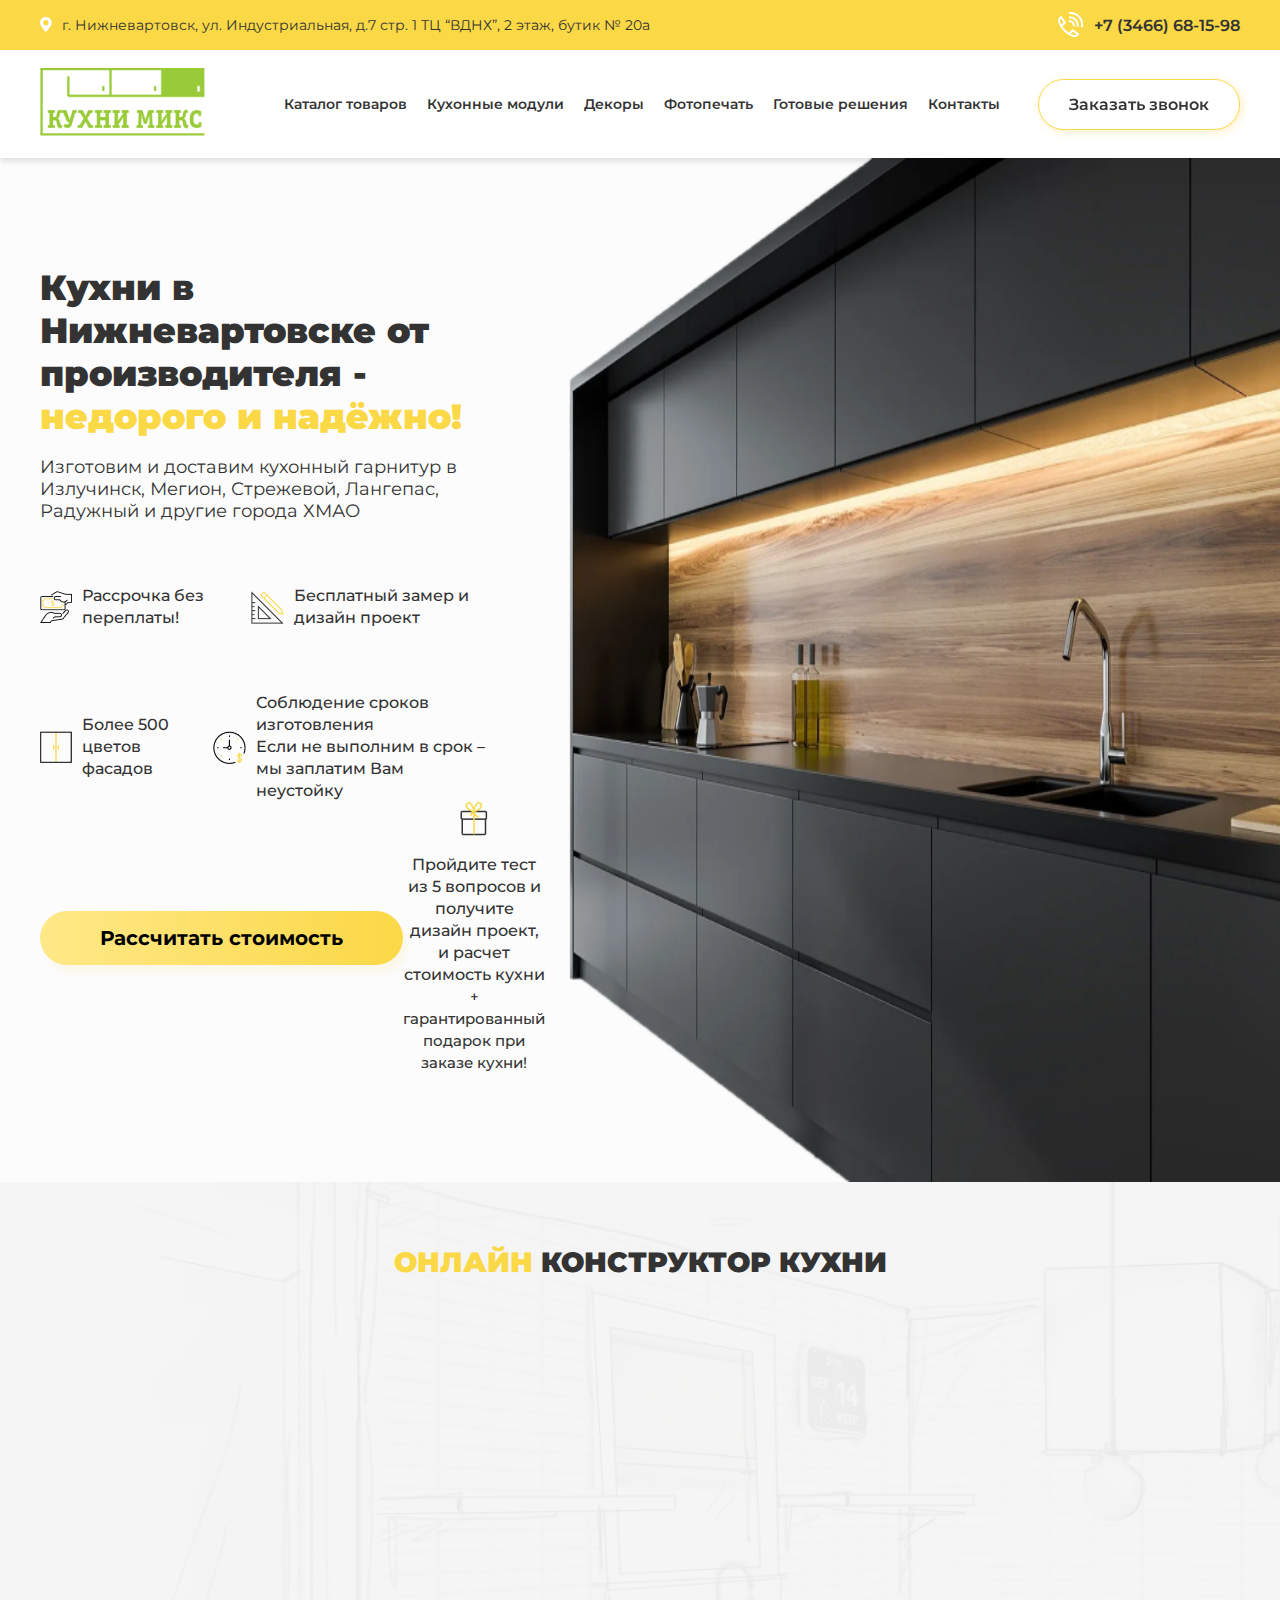
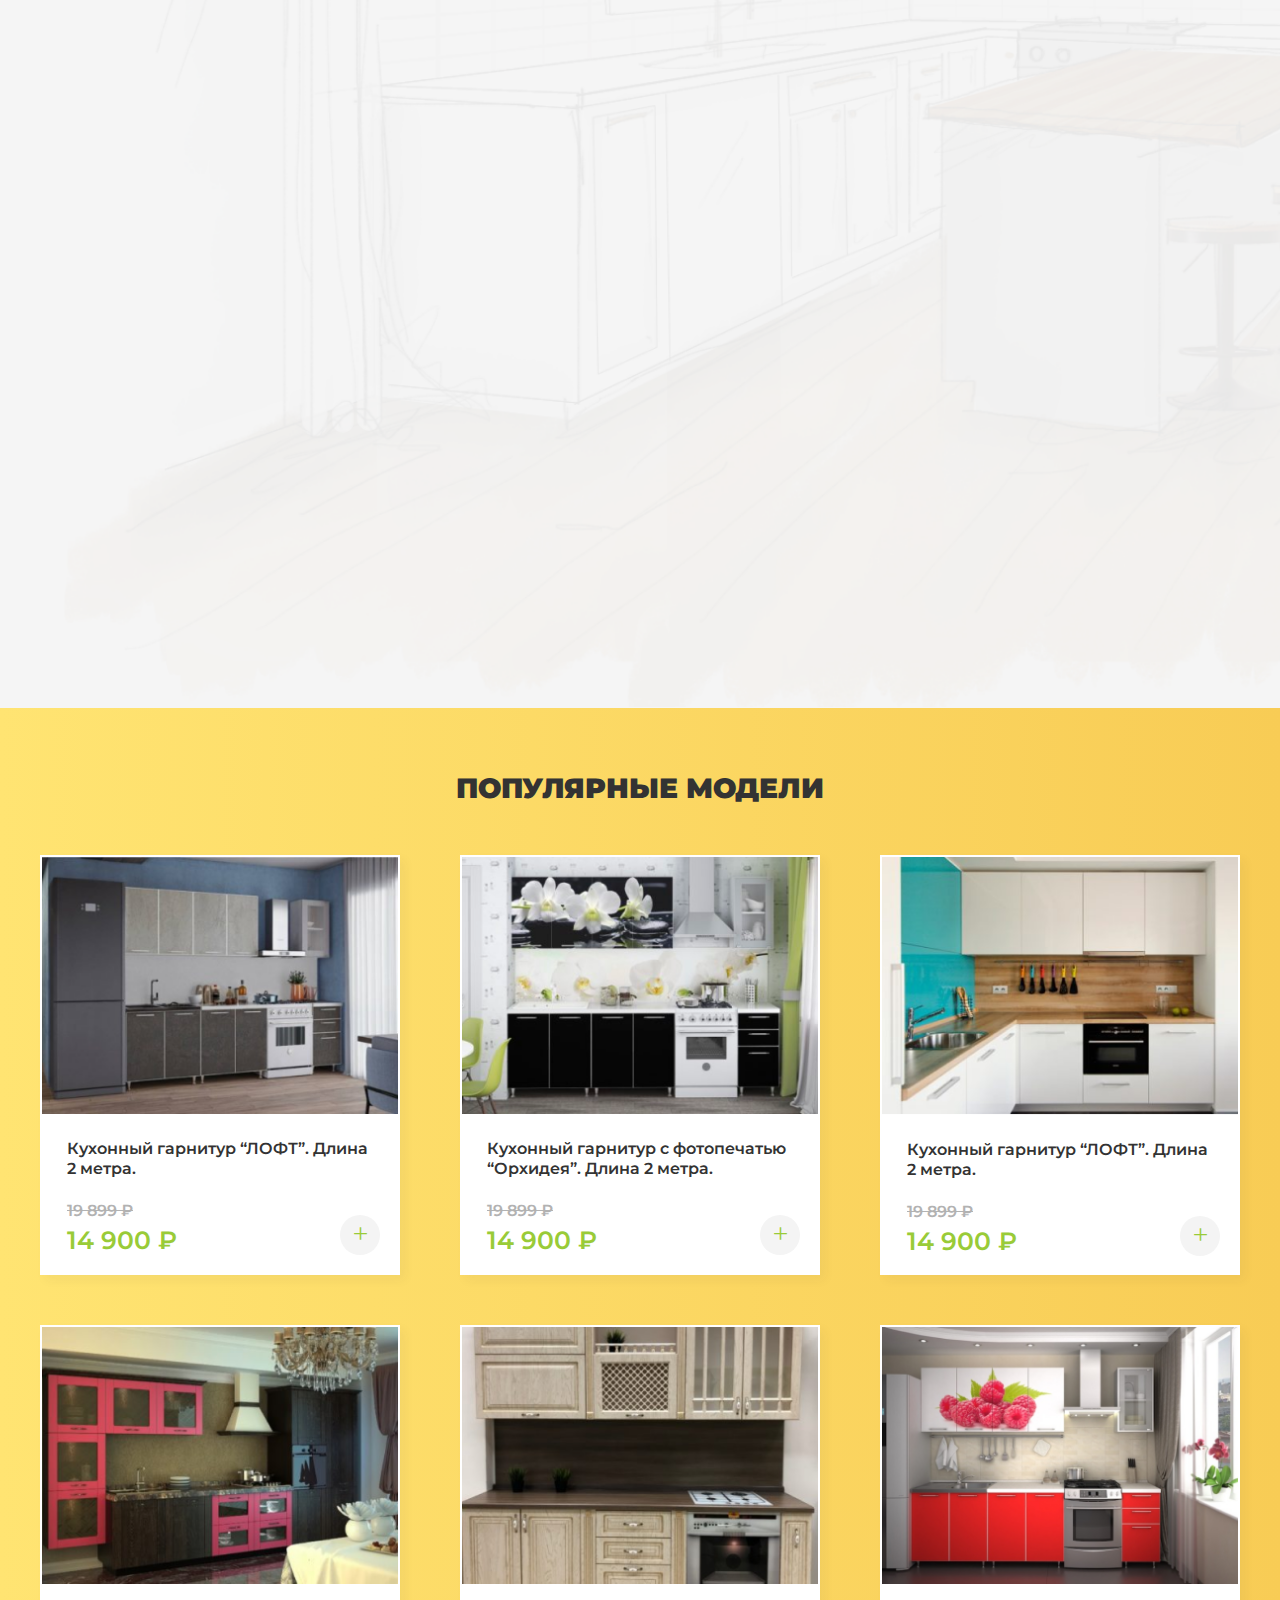
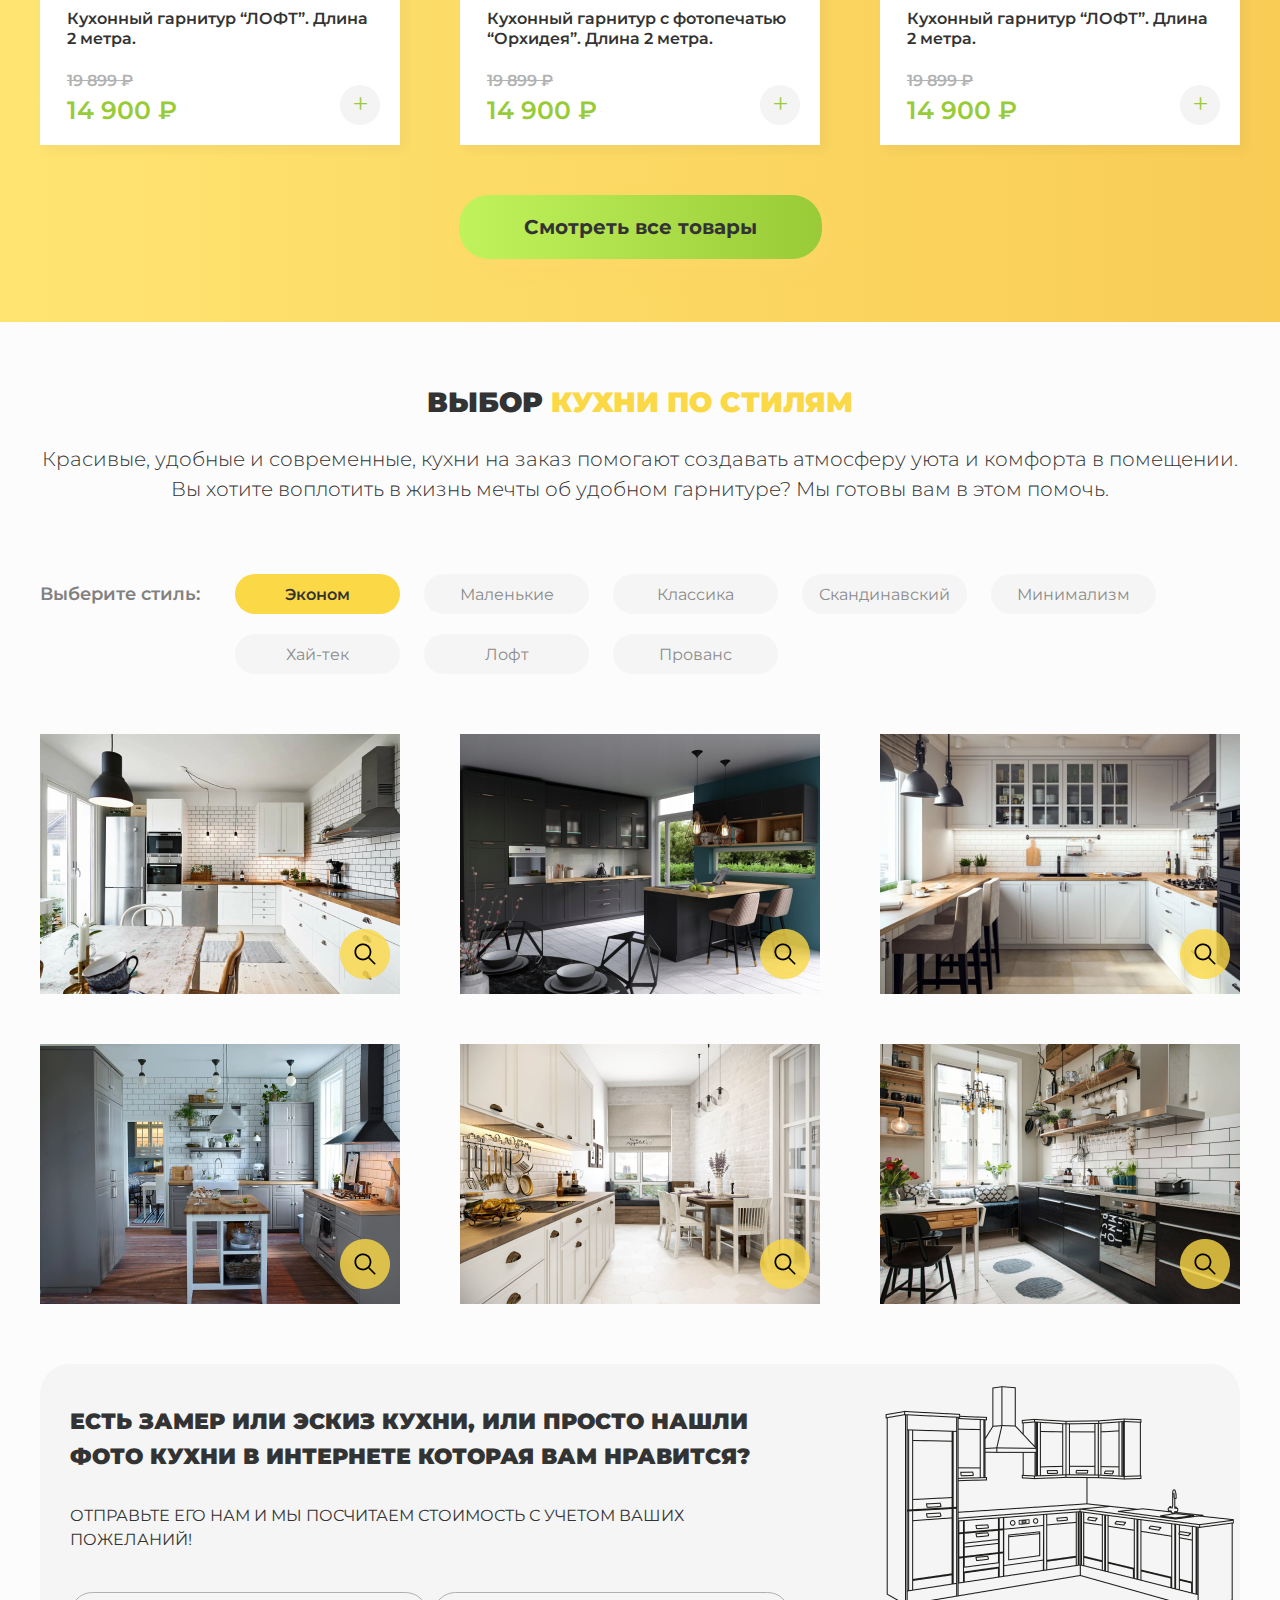
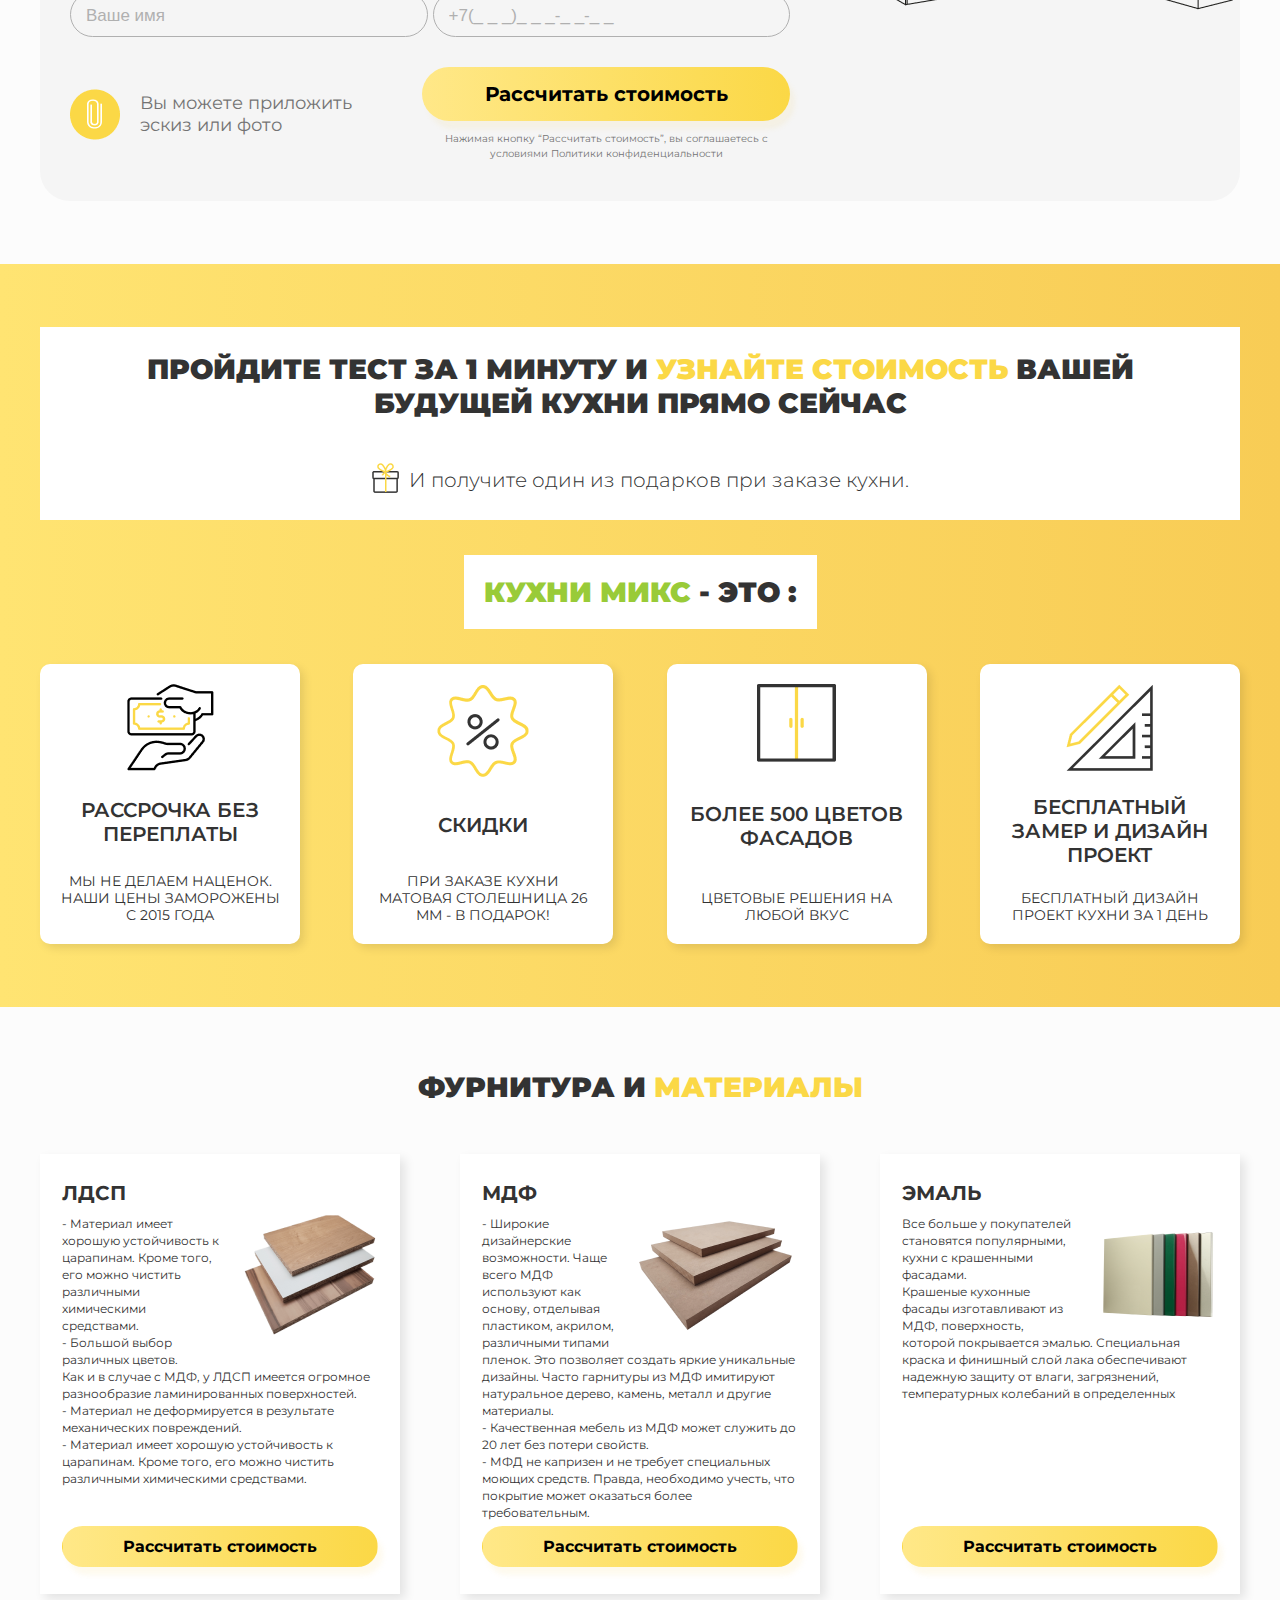
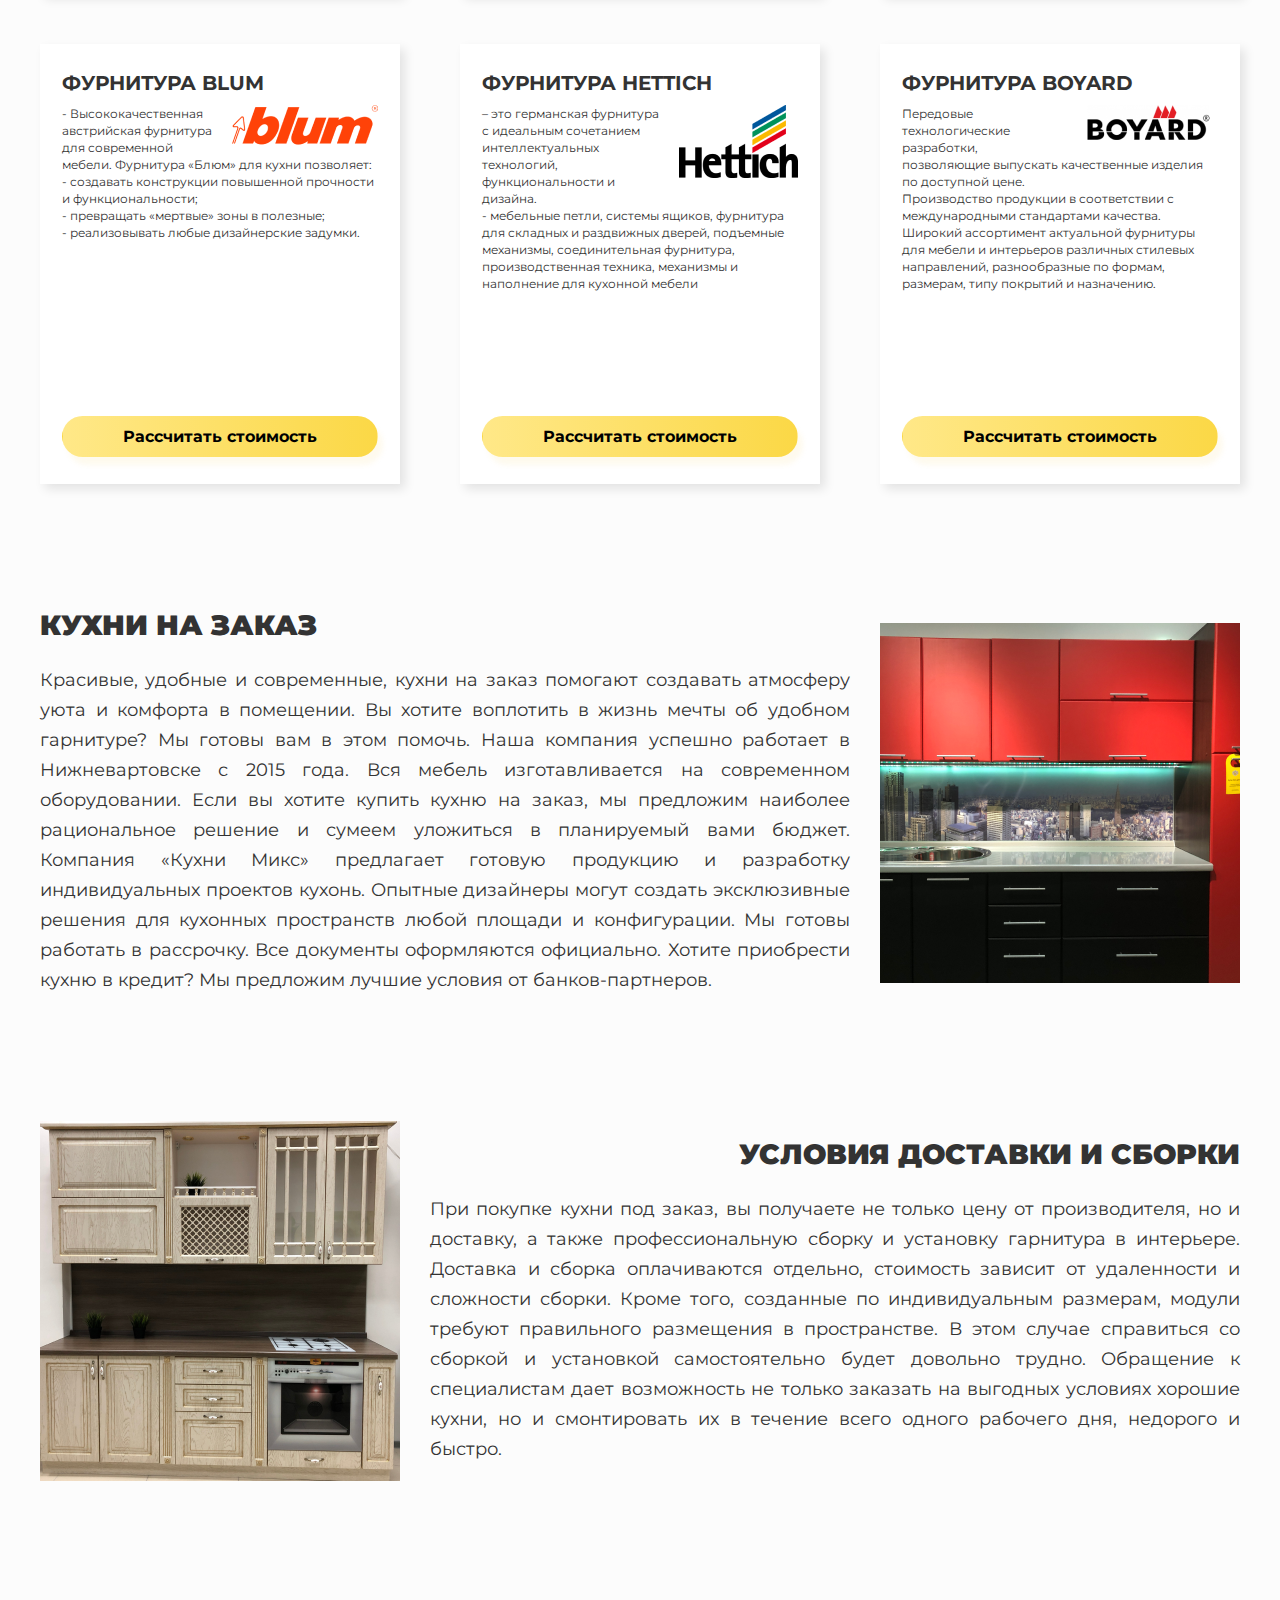
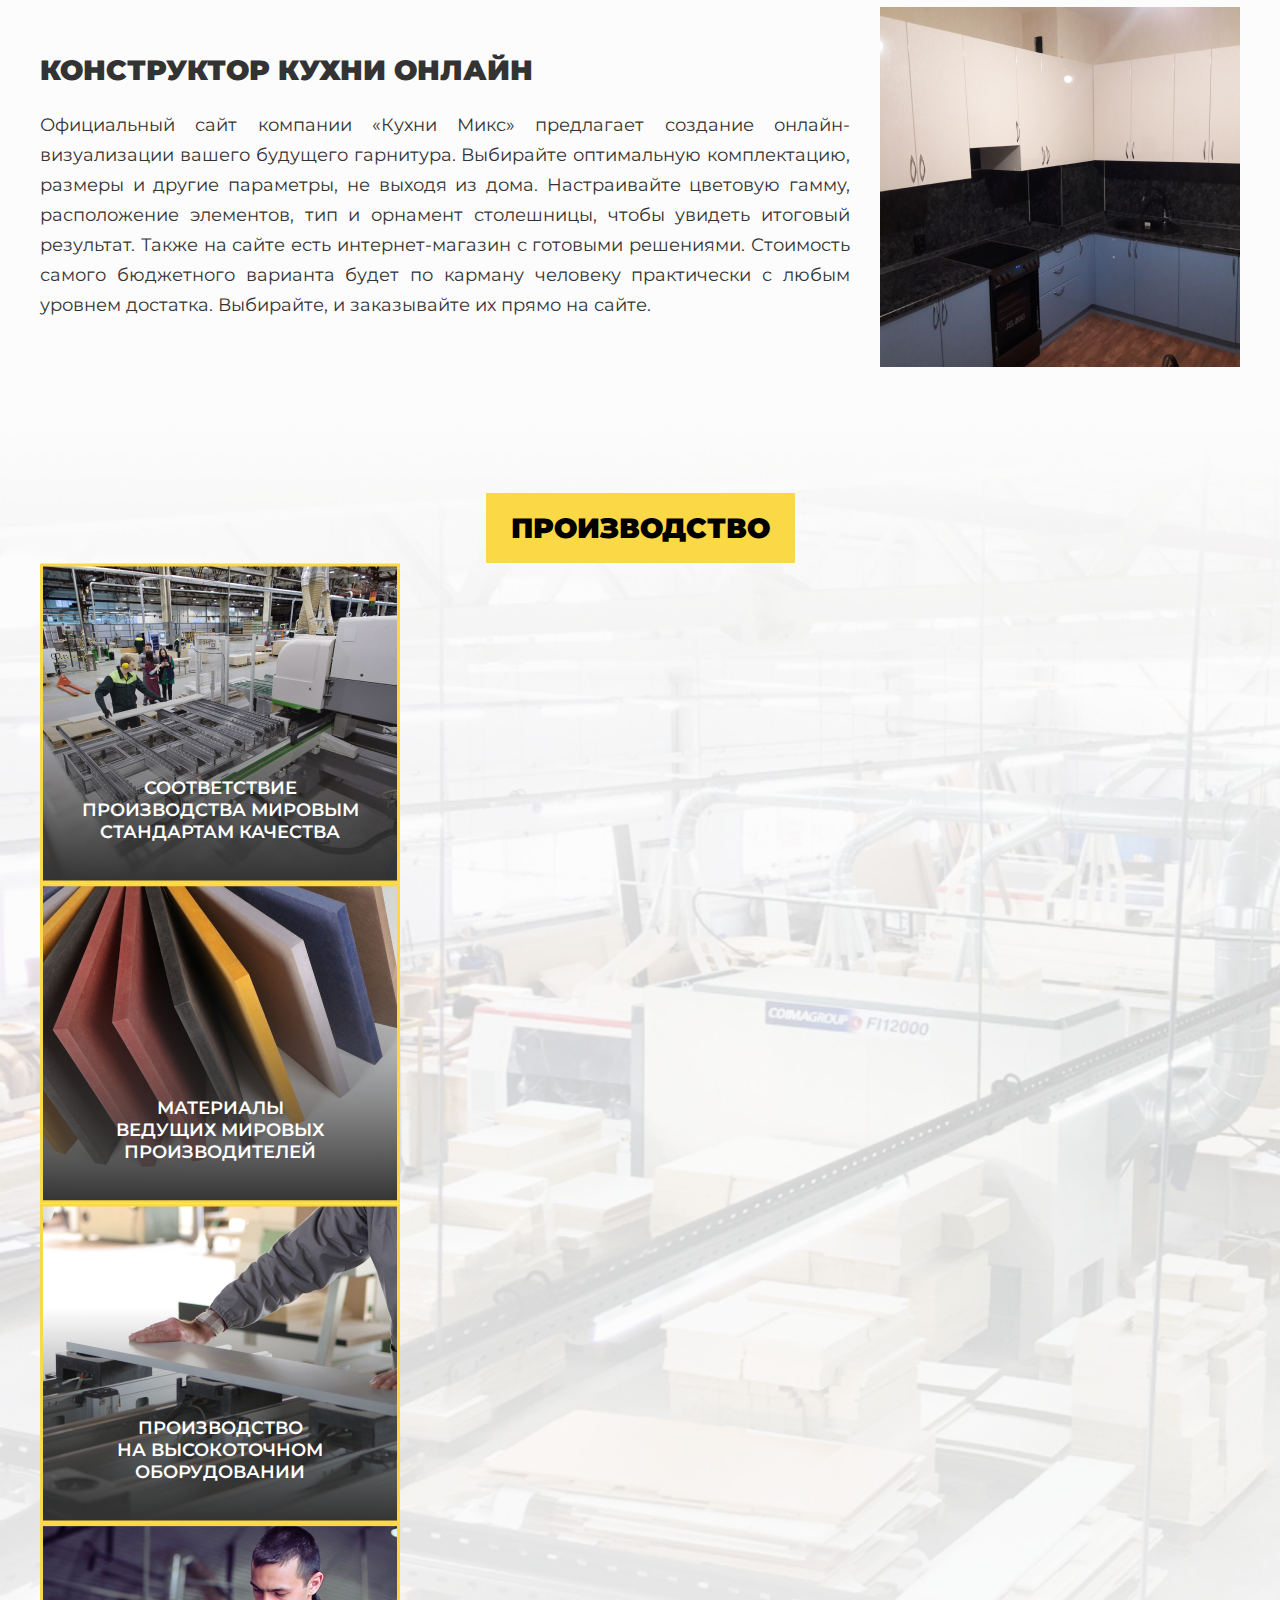
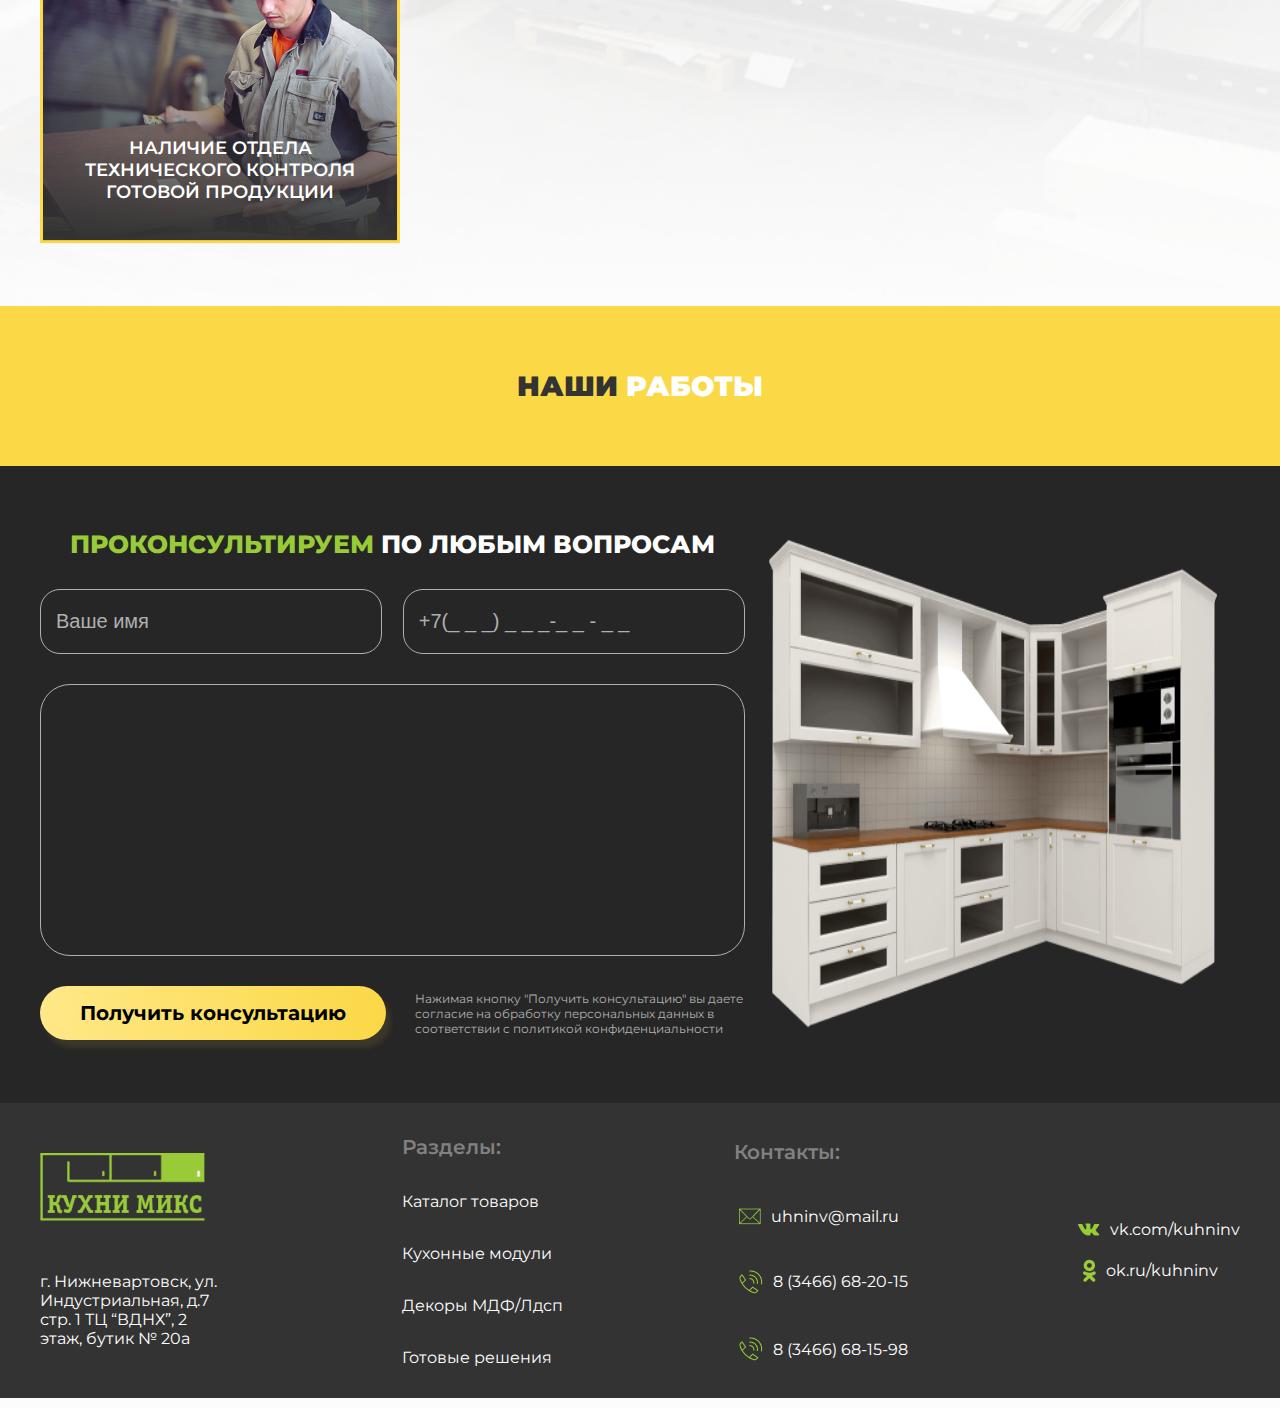
<file: index.html>
<!DOCTYPE html>
<html lang="ru">
<head>
    <meta charset="UTF-8">
    <title>Kuhni</title>
    <link rel="stylesheet" href="style.css">
    <link rel="preconnect" href="https://fonts.gstatic.com">
    <link href="https://fonts.googleapis.com/css2?family=Montserrat:wght@300;400;500;600;700;900&display=swap" rel="stylesheet">
</head>
<body>

    <div class="top_head">
        <p><img src="img/pointer.png" alt="">г. Нижневартовск, ул. Индустриальная, д.7 стр. 1 ТЦ “ВДНХ”, 2 этаж, бутик № 20а</p>
        <a href="tel:+73466681598"><img src="img/phone.png" alt="">+7 (3466) 68-15-98</a>
    </div>
    <header>
        <a href="/"><img src="img/logo.png" alt=""></a>
        <ul>
            <li><a href="/catalog.html">Каталог товаров</a></li>
            <li><a href="/module.html">Кухонные модули</a></li>
            <li><a href="/decor.html">Декоры</a></li>
            <li><a href="/photoprint.html">Фотопечать</a></li>
            <li><a href="/ready.html">Готовые решения</a></li>
            <li><a href="/contacts.html">Контакты</a></li>
        </ul>
        <button class="get_call">Заказать звонок</button>
    </header>

    <section class="main">
        <div class="block_content">
            <h1>
                Кухни в Нижневартовске от производителя -<h1 style="color:#FBD846">недорого и надёжно!</h1>
            </h1>
            <p>
                Изготовим и доставим кухонный гарнитур в Излучинск, Мегион, Стрежевой, Лангепас, Радужный и другие города ХМАО
            </p>

            <div class="description_block">
                <div class="description_item">
                    <img src="./img/icon1.png" alt="">
                    <p>Рассрочка без переплаты!</p>
                </div>
                <div class="description_item">
                    <img src="./img/icon2.png" alt="">
                    <p>Бесплатный замер и дизайн проект</p>
                </div>
            </div>
            <div class="description_block">
                <div class="description_item">
                    <img src="./img/icon3.png" alt="">
                    <p>Более 500 цветов фасадов</p>
                </div>
                <div class="description_item">
                    <img src="./img/icon4.png" alt="">
                    <p>Соблюдение сроков изготовления <br>
                        <span>Если не выполним в срок – мы заплатим Вам неустойку</span>
                    </p>
                </div>
            </div>

            <div class="action_block">
                <button class="action_btn">Рассчитать стоимость</button>
                <div class="offer">
                    <img src="./img/icon5.png" alt="">
                    <p>Пройдите тест из 5 вопросов и получите дизайн проект, и расчет стоимость кухни <br>
                        <span style="font-size: 15px;">+ гарантированный подарок при заказе кухни!</span>
                    </p>
                </div>
            </div>
        </div>
    </section>

    <section class="construct">
        <div class="title">
            <h1>
                <span style="color: #FBD846">Онлайн</span>
                конструктор кухни
            </h1>
        </div>
    </section>

    <section class="popular">
        <div class="title">
            <h1>
                популярные модели
            </h1>
        </div>

        <div class="card_block">

            <div class="card">
                <img src="img/loft.png" alt="">
                <div class="card_content">
                    <h1 class="card_title">Кухонный гарнитур “ЛОФТ”. Длина 2 метра.</h1>
                    <p class="old_price">19 899 ₽</p>
                    <p class="new_price">14 900 ₽</p>
                    <div class="plus">
                        +
                    </div>
                </div>
            </div>

            <div class="card">
                <img src="img/orhi.png" alt="">
                <div class="card_content">
                    <h1 class="card_title">Кухонный гарнитур с фотопечатью “Орхидея”. Длина 2 метра.</h1>
                    <p class="old_price">19 899 ₽</p>
                    <p class="new_price">14 900 ₽</p>
                    <div class="plus">
                        +
                    </div>
                </div>
            </div>

            <div class="card">
                <img src="img/lofft2.png" alt="">
                <div class="card_content">
                    <h1 class="card_title">Кухонный гарнитур “ЛОФТ”. Длина 2 метра.</h1>
                    <p class="old_price">19 899 ₽</p>
                    <p class="new_price">14 900 ₽</p>
                    <div class="plus">
                        +
                    </div>
                </div>
            </div>

        </div>
        <div class="card_block">

            <div class="card">
                <img src="img/fucs.png" alt="">
                <div class="card_content">
                    <h1 class="card_title">Кухонный гарнитур “ЛОФТ”. Длина 2 метра.</h1>
                    <p class="old_price">19 899 ₽</p>
                    <p class="new_price">14 900 ₽</p>
                    <div class="plus">
                        +
                    </div>
                </div>
            </div>

            <div class="card">
                <img src="img/dub.png" alt="">
                <div class="card_content">
                    <h1 class="card_title">Кухонный гарнитур с фотопечатью “Орхидея”. Длина 2 метра.</h1>
                    <p class="old_price">19 899 ₽</p>
                    <p class="new_price">14 900 ₽</p>
                    <div class="plus">
                        +
                    </div>
                </div>
            </div>

            <div class="card">
                <img src="img/rasp.png" alt="">
                <div class="card_content">
                    <h1 class="card_title">Кухонный гарнитур “ЛОФТ”. Длина 2 метра.</h1>
                    <p class="old_price">19 899 ₽</p>
                    <p class="new_price">14 900 ₽</p>
                    <div class="plus">
                        +
                    </div>
                </div>
            </div>

        </div>

        <button class="more_items">Смотреть все товары</button>
    </section>

    <section class="choose_kitchen">
        <div class="title">
            <h1>
                Выбор <span style="color: #FBD846">кухни по стилям</span>
            </h1>
        </div>

        <div class="subtitle">
            <p>
                Красивые, удобные и современные, кухни на заказ помогают создавать атмосферу уюта и комфорта в помещении. Вы хотите воплотить в жизнь мечты об удобном гарнитуре? Мы готовы вам в этом помочь.
            </p>
        </div>

        <div class="switcher_block">
            <p>Выберите стиль:</p>
            <div class="switchers">
                <button class="switcher_button switcher_active">Эконом</button>
                <button class="switcher_button">Маленькие</button>
                <button class="switcher_button">Классика</button>
                <button class="switcher_button">Скандинавский</button>
                <button class="switcher_button">Минимализм</button>
                <button class="switcher_button">Хай-тек</button>
                <button class="switcher_button">Лофт</button>
                <button class="switcher_button">Прованс</button>
            </div>
        </div>

        <div class="card_block">
            <div class="card_kitchen_style">
                <img src="img/style1.png" alt="">
                <img src="img/scale.png" class="scale_img" alt="">
            </div>
            <div class="card_kitchen_style">
                <img src="img/style2.png" alt="">
                <img src="img/scale.png" class="scale_img" alt="">
            </div>
            <div class="card_kitchen_style">
                <img src="img/style3.png" alt="">
                <img src="img/scale.png" class="scale_img" alt="">
            </div>
        </div>
        <div class="card_block">
            <div class="card_kitchen_style">
                <img src="img/style4.png" alt="">
                <img src="img/scale.png" class="scale_img" alt="">
            </div>
            <div class="card_kitchen_style">
                <img src="img/style5.png" alt="">
                <img src="img/scale.png" class="scale_img" alt="">
            </div>
            <div class="card_kitchen_style">
                <img src="img/style6.png" alt="">
                <img src="img/scale.png" class="scale_img" alt="">
            </div>
        </div>

        <div class="offer_block">
            <div class="offer_content">
                <h1>
                    Есть замер или эскиз кухни, или просто нашли фото кухни в интернете которая Вам нравится?
                </h1>
                <p>
                    Отправьте его нам и мы посчитаем стоимость с учетом Ваших пожеланий!
                </p>
                <div class="form_group">
                    <input type="text" placeholder="Ваше имя">
                    <input type="number" placeholder="+7(_ _ _)_ _ _-_ _-_ _">
                </div>
                <div class="action_group">
                    <label for="kitchen">
                        <img src="img/clip.png" alt="">
                        <p>Вы можете приложить эскиз или фото</p>
                    </label>
                    <input type="file" id="kitchen" style="display: none">
                    <div class="action_content">
                        <button class="action_btn" style="width: 100%">Рассчитать стоимость</button>
                        <span>
                            Нажимая кнопку “Рассчитать стоимость”, вы соглашаетесь с условиями Политики конфиденциальности
                        </span>
                    </div>
                </div>
            </div>
            <div class="offer_img">
                <img src="img/medium-kitchen.png" alt="">
            </div>
        </div>
    </section>

    <section class="quiz">
        <div class="quiz_title_block">
            <div class="title">
                <h1>пройдите тест за 1 минуту и <span style="color: #FBD846">узнайте стоимость</span> вашей будущей кухни прямо сейчас</h1>
            </div>
            <div class="gift_title">
                <img src="img/gift.png" alt="">
                <p>И получите один из подарков при заказе кухни.</p>
            </div>
        </div>
        <div class="quiz_subtitle_block">
            <h1><span style="color: #99CB38">Кухни Микс</span> - это :</h1>
        </div>
        <div class="quiz_card_block">
            <div class="quiz_card">
                <img src="img/quiz_card1.png" alt="">
                <h1>Рассрочка без переплаты</h1>
                <p>Мы не делаем наценок. Наши цены заморожены с 2015 года</p>
            </div>
            <div class="quiz_card">
                <img src="img/quiz_card2.png" alt="">
                <h1>Скидки</h1>
                <p>При заказе кухни матовая столешница 26 мм - в подарок!</p>
            </div>
            <div class="quiz_card">
                <img src="img/quiz_card3.png" alt="">
                <h1>Более 500 цветов фасадов</h1>
                <p>Цветовые решения на любой вкус</p>
            </div>
            <div class="quiz_card">
                <img src="img/quiz_card4.png" alt="">
                <h1>Бесплатный замер и дизайн проект</h1>
                <p>Бесплатный дизайн проект кухни за 1 день</p>
            </div>
        </div>
    </section>

    <section class="furniture">
        <div class="title">
            <h1>Фурнитура и <span style="color: #FBD846">материалы</span></h1>
        </div>

        <div class="card_block">
            <div class="furniture_card">
                <h1>ЛДСП<p><img src="img/ldsp.png" style="float: right" alt="">
                    - Материал имеет хорошую устойчивость к царапинам. Кроме того, его можно чистить различными химическими средствами.
                    <br>
                    - Большой выбор различных цветов. <br>
                    Как и в случае с МДФ, у ЛДСП имеется огромное разнообразие ламинированных поверхностей. <br>
                    - Материал не деформируется в результате механических повреждений. <br>
                    - Материал имеет хорошую устойчивость к царапинам. Кроме того, его можно чистить различными химическими средствами.</p>
                </h1>
                <button class="action_btn">Рассчитать стоимость</button>
            </div>
            <div class="furniture_card">
                <h1>МДФ<p><img src="img/mdf.png" style="float: right" alt="">
                    - Широкие дизайнерские возможности. Чаще всего МДФ используют как основу,  отделывая пластиком, акрилом, различными типами пленок.
                    Это позволяет создать яркие уникальные дизайны. Часто гарнитуры из МДФ имитируют натуральное дерево, камень, металл и другие материалы. <br>
                    - Качественная мебель из МДФ может служить до 20 лет без потери свойств. <br>
                    -  МФД не капризен и не требует специальных моющих средств. Правда, необходимо учесть, что покрытие может оказаться более требовательным.
                </p>
                </h1>
                <button class="action_btn">Рассчитать стоимость</button>
            </div>
            <div class="furniture_card">
                <h1>ЭМАЛЬ<p><img src="img/emal.png" style="float: right" alt="">
                    Все больше у покупателей становятся популярными, кухни с крашенными фасадами. <br>
                    Крашеные кухонные фасады изготавливают из МДФ, поверхность, которой покрывается эмалью. Специальная краска и финишный слой лака обеспечивают надежную защиту от влаги, загрязнений, температурных колебаний в определенных

                </p>
                </h1>
                <button class="action_btn">Рассчитать стоимость</button>
            </div>
        </div>

        <div class="card_block">
            <div class="furniture_card">
                <h1>ФУРНИТУРА BLUM<p><img src="img/blum.png" style="float: right" alt="">
                    - Высококачественная австрийская фурнитура для современной мебели. Фурнитура «Блюм» для кухни позволяет: <br>
                    -  создавать конструкции повышенной прочности и функциональности; <br>
                    -  превращать «мертвые» зоны в полезные; <br>
                    -  реализовывать любые дизайнерские задумки.
                </p>
                </h1>
                <button class="action_btn">Рассчитать стоимость</button>
            </div>
            <div class="furniture_card">
                <h1>ФУРНИТУРА HETTICH<p><img src="img/hettich.png" style="float: right" alt="">
                    – это германская фурнитура с идеальным сочетанием интеллектуальных технологий, функциональности и дизайна. <br>
                    - мебельные петли, системы ящиков, фурнитура для складных и раздвижных дверей, подъемные механизмы, соединительная фурнитура, производственная техника, механизмы и наполнение для кухонной мебели
                </p>
                </h1>
                <button class="action_btn">Рассчитать стоимость</button>
            </div>
            <div class="furniture_card">
                <h1>ФУРНИТУРА BOYARD<p><img src="img/boyard.png" style="float: right" alt="">
                    Передовые технологические разработки, позволяющие выпускать качественные изделия по доступной цене. <br>
                    Производство продукции в соответствии с международными стандартами качества. Широкий ассортимент актуальной фурнитуры для мебели и интерьеров различных стилевых направлений, разнообразные по формам, размерам, типу покрытий и назначению.</p>
                </h1>
                <button class="action_btn">Рассчитать стоимость</button>
            </div>
        </div>
    </section>

    <section class="bottom_desc">
        <div class="bot_desc_content">
            <h1>Кухни на заказ</h1>
            <p>Красивые, удобные и современные, кухни на заказ помогают создавать атмосферу уюта и комфорта в помещении. Вы хотите воплотить в жизнь мечты об удобном гарнитуре? Мы готовы вам в этом помочь. Наша компания успешно работает в Нижневартовске с 2015 года. Вся мебель изготавливается на современном оборудовании. Если вы хотите купить кухню на заказ, мы предложим наиболее рациональное решение и сумеем уложиться в планируемый вами бюджет. Компания «Кухни Микс» предлагает готовую продукцию и разработку индивидуальных проектов кухонь. Опытные дизайнеры могут создать эксклюзивные решения для кухонных пространств любой площади и конфигурации. Мы готовы работать в рассрочку. Все документы оформляются официально. Хотите приобрести кухню в кредит? Мы предложим лучшие условия от банков-партнеров.</p>
        </div>
        <img src="img/bot_desc_img1.png" alt="">
    </section>
    <section class="bottom_desc_rev">
        <div class="bot_desc_content">
            <h1>Условия доставки и сборки</h1>
            <p>При покупке кухни под заказ, вы получаете не только цену от производителя, но и доставку, а также профессиональную сборку и установку гарнитура в интерьере. Доставка и сборка оплачиваются отдельно, стоимость зависит от удаленности и сложности сборки.
                Кроме того, созданные по индивидуальным размерам, модули требуют правильного размещения в пространстве. В этом случае справиться со сборкой и установкой самостоятельно будет довольно трудно. Обращение к специалистам дает возможность не только заказать на выгодных условиях хорошие кухни, но и смонтировать их в течение всего одного рабочего дня, недорого и быстро.</p>
        </div>
        <img src="img/bot_desc_img2.png" alt="">
    </section>
    <section class="bottom_desc">
        <div class="bot_desc_content">
            <h1>Конструктор кухни онлайн</h1>
            <p>Официальный сайт компании «Кухни Микс»  предлагает создание онлайн-визуализации вашего будущего гарнитура. Выбирайте оптимальную комплектацию, размеры и другие параметры, не выходя из дома. Настраивайте цветовую гамму, расположение элементов, тип и орнамент столешницы, чтобы увидеть итоговый результат. Также на сайте есть интернет-магазин с готовыми решениями. Стоимость самого бюджетного варианта будет по карману человеку практически с любым уровнем достатка. Выбирайте, и заказывайте их прямо на сайте.</p>
        </div>
        <img src="img/bot_desc_img3.png" alt="">
    </section>

    <section class="prod">
        <div class="title">
            <h1>Производство</h1>
        </div>

        <div class="prod_card">
            <h3>Соответствие <br> производства мировым <br> стандартам качества</h3>
            <img src="img/prod1.png" alt="">
        </div>
        <div class="prod_card">
            <h3>Материалы <br> ведущих мировых <br> производителей</h3>
            <img src="img/prod2.png" alt="">
        </div>
        <div class="prod_card">
            <h3>Производство <br> на высокоточном <br> оборудовании</h3>
            <img src="img/prod3.png" alt="">
        </div>
        <div class="prod_card">
            <h3>Наличие отдела <br> технического контроля <br> готовой продукции</h3>
            <img src="img/prod4.png" alt="">
        </div>
    </section>

    <section class="portfolio">
        <div class="title">
            <h1>
                Наши <span style="color: #fff">Работы</span>
            </h1>
        </div>
    </section>

    <section class="top_footer">
        <div class="top_foot_content">
            <div class="title">
                <h1><span style="color: #99CB38">Проконсультируем</span> по любым вопросам</h1>
            </div>
                <form action="">
                    <div class="form_group">
                        <input type="text" placeholder="Ваше имя">
                        <input type="number" placeholder="+7(_ _ _) _ _ _-_ _ - _ _ ">
                    </div>
                    <textarea name="" id="" cols="30" rows="10"></textarea>
                    <div class="action_block">
                        <button class="action_btn">Получить консультацию</button>
                        <p>Нажимая кнопку "Получить консультацию" вы даете согласие на обработку персональных данных в соответствии с политикой конфиденциальности</p>
                    </div>
                </form>
        </div>
        <img src="img/top_foot.png" alt="">
    </section>
    <footer>
        <div>
            <img src="img/logo.png" alt="">
            <p>г. Нижневартовск, ул. Индустриальная, д.7 стр. 1 ТЦ “ВДНХ”, 2 этаж, бутик № 20а</p>
        </div>

        <div>
            <h1>Разделы:</h1>
            <a href="/catalog.html">Каталог товаров</a>
            <a href="/module.html">Кухонные модули</a>
            <a href="/decor.html">Декоры МДФ/Лдсп</a>
            <a href="/ready.html">Готовые решения</a>
        </div>

        <div>
            <h1>Контакты:</h1>
            <a href="mailto:uhninv@mail.ru"><img src="img/email.png" alt="">uhninv@mail.ru</a>
            <a href="tel:+83466682015"><img src="img/tel.png" alt="">8 (3466) 68-20-15</a>
            <a href="tel:+83466681598"><img src="img/tel.png" alt="">8 (3466) 68-15-98</a>
        </div>

        <div>
            <a href="vk.com/kuhninv"><img src="img/vk.png" alt="">vk.com/kuhninv</a>
            <a href="ok.ru/kuhninv"><img src="img/ok.png" alt="">ok.ru/kuhninv</a>
        </div>
    </footer>

    <script src="index.js"></script>

</body>
</html>
</file>
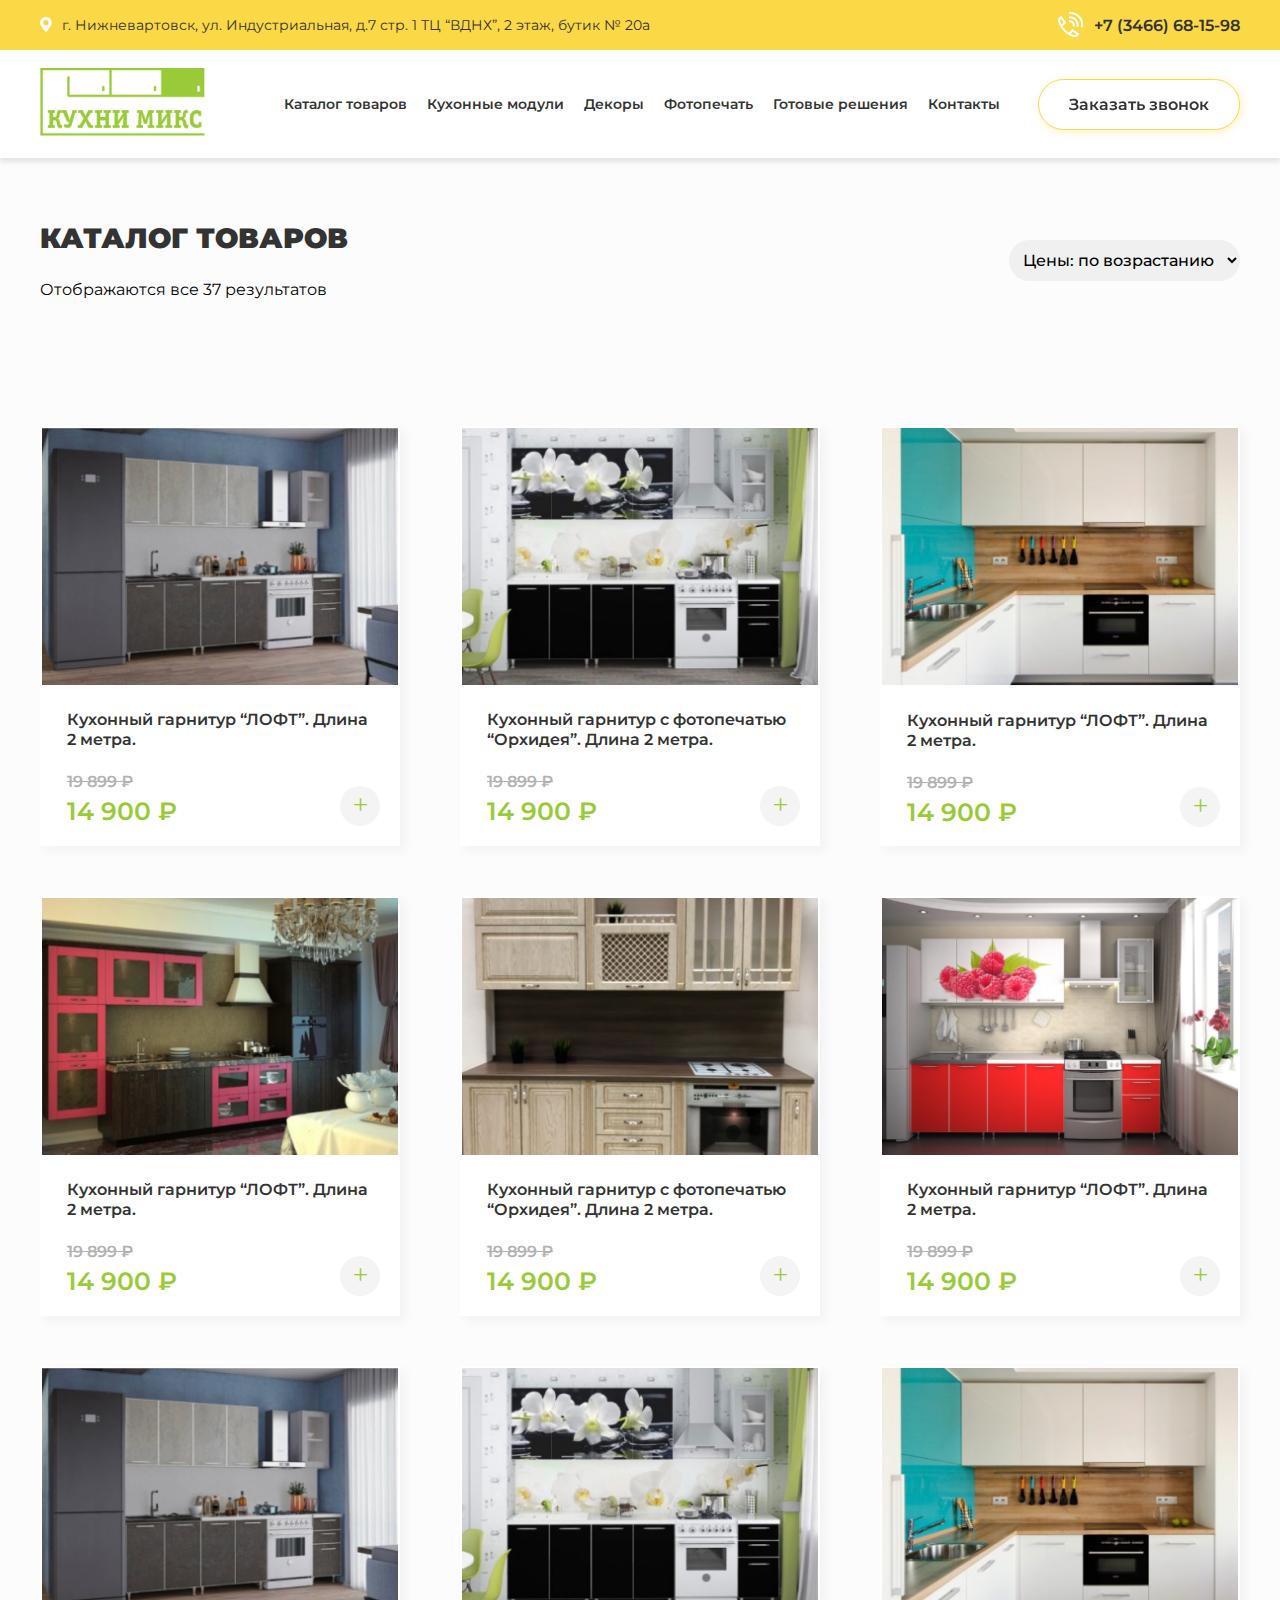
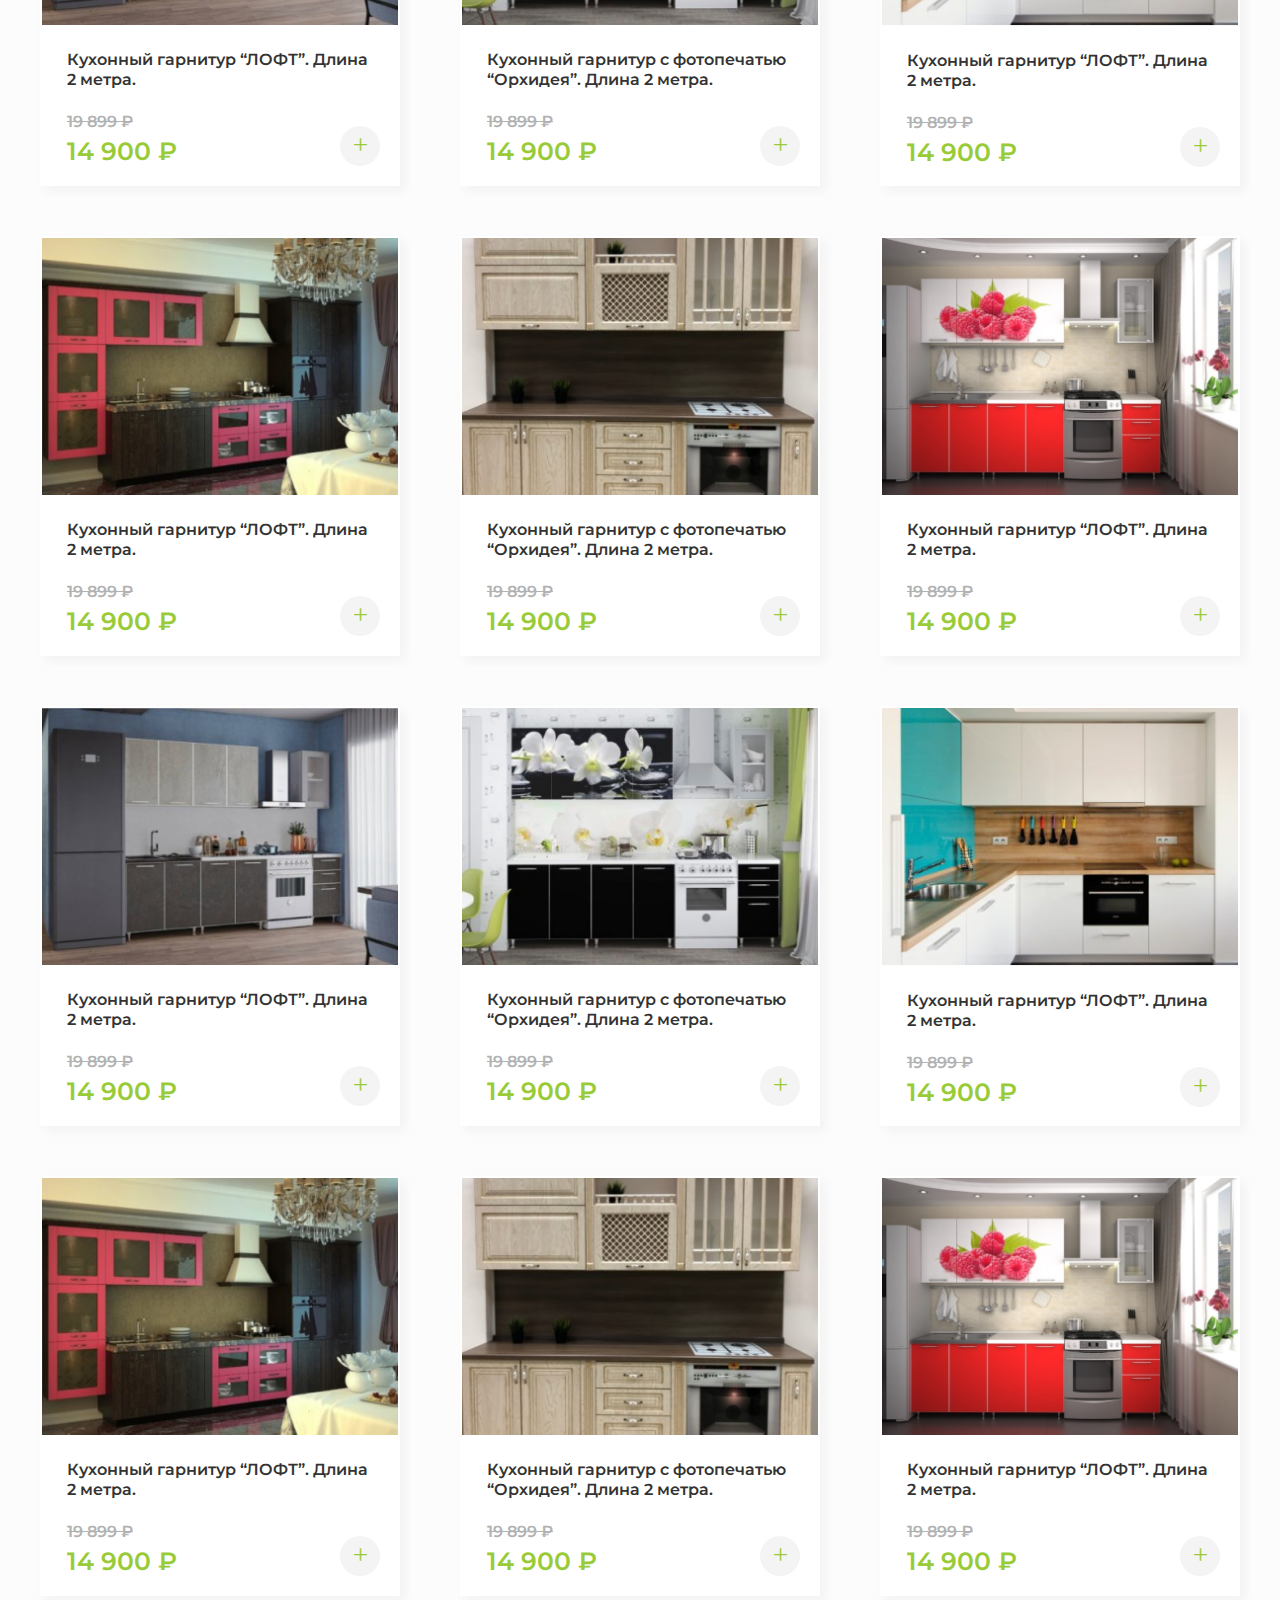
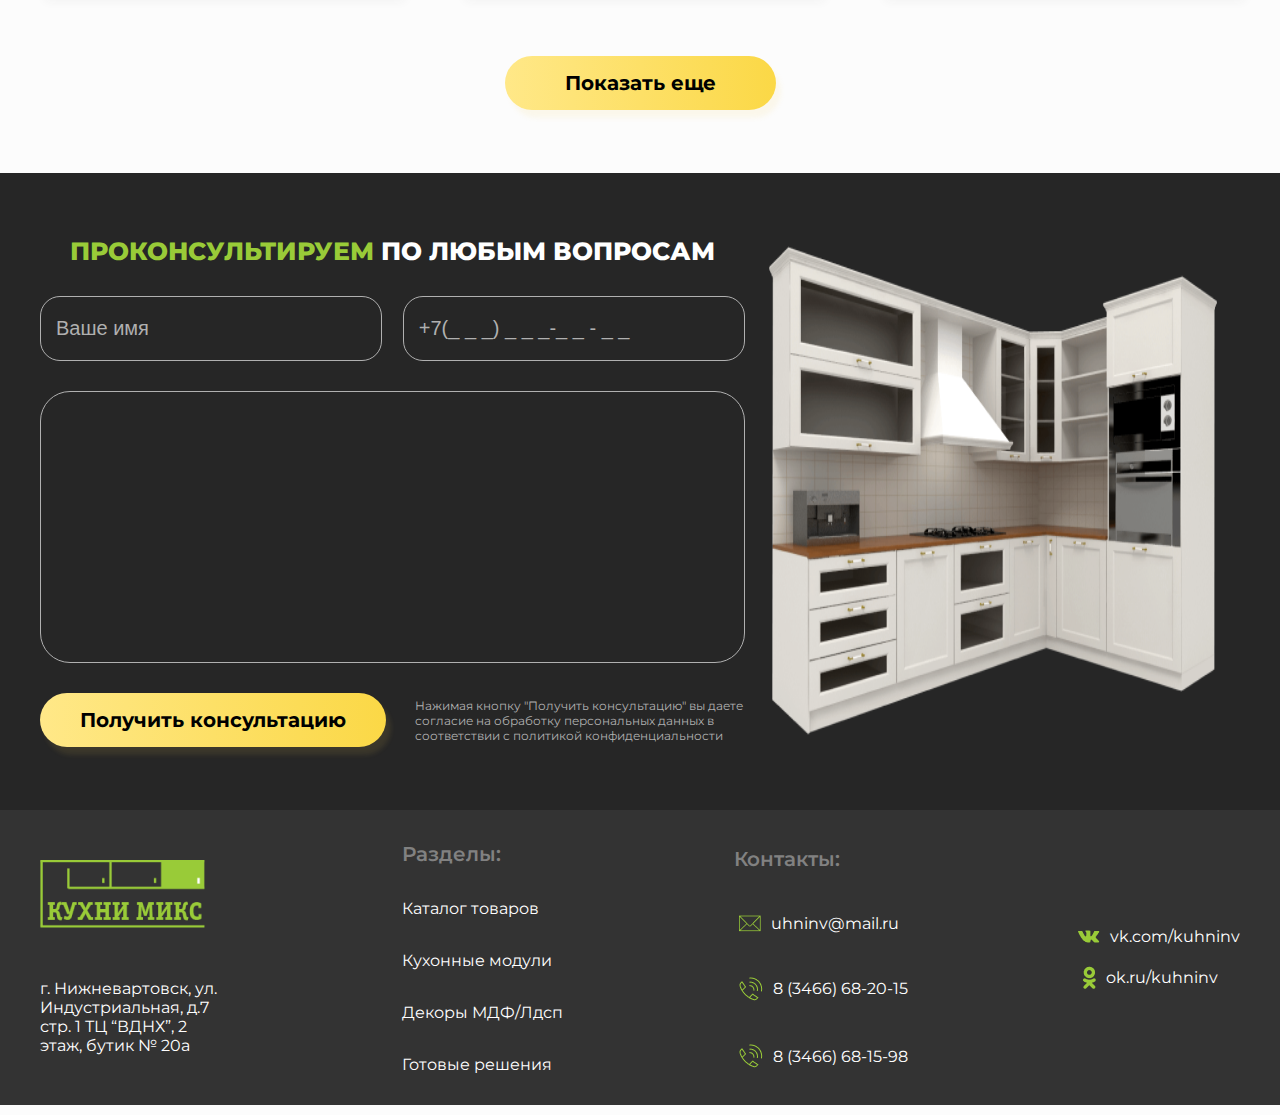
<file: catalog.html>
<!DOCTYPE html>
<html lang="ru">
<head>
    <meta charset="UTF-8">
    <title>Kuhni</title>
    <link rel="stylesheet" href="style.css">
    <link rel="preconnect" href="https://fonts.gstatic.com">
    <link href="https://fonts.googleapis.com/css2?family=Montserrat:wght@300;400;500;600;700;900&display=swap" rel="stylesheet">
</head>
<body>

    <div class="top_head">
        <p><img src="img/pointer.png" alt="">г. Нижневартовск, ул. Индустриальная, д.7 стр. 1 ТЦ “ВДНХ”, 2 этаж, бутик № 20а</p>
        <a href="tel:+73466681598"><img src="img/phone.png" alt="">+7 (3466) 68-15-98</a>
    </div>
    <header>
        <a href="/"><img src="img/logo.png" alt=""></a>
        <ul>
            <li><a href="/catalog.html">Каталог товаров</a></li>
            <li><a href="/module.html">Кухонные модули</a></li>
            <li><a href="/decor.html">Декоры</a></li>
            <li><a href="/photoprint.html">Фотопечать</a></li>
            <li><a href="/ready.html">Готовые решения</a></li>
            <li><a href="/contacts.html">Контакты</a></li>
        </ul>
        <button class="get_call">Заказать звонок</button>
    </header>

    <section class="catalog_top_head">
        <div class="catalog_title">
            <h1>
                Каталог товаров
            </h1>
            <p>
                Отображаются все 37 результатов
            </p>
        </div>
        <select name="sort" id="sort">
            <option value="">Цены: по возрастанию</option>
            <option value="">Цены: по убыванию</option>
            <option value="">По популярности</option>
        </select>
    </section>

    <section class="catalog_content">
        <div class="card_block">

            <div class="card">
                <img src="img/loft.png" alt="">
                <div class="card_content">
                    <h1 class="card_title">Кухонный гарнитур “ЛОФТ”. Длина 2 метра.</h1>
                    <p class="old_price">19 899 ₽</p>
                    <p class="new_price">14 900 ₽</p>
                    <div class="plus">
                        +
                    </div>
                </div>
            </div>

            <div class="card">
                <img src="img/orhi.png" alt="">
                <div class="card_content">
                    <h1 class="card_title">Кухонный гарнитур с фотопечатью “Орхидея”. Длина 2 метра.</h1>
                    <p class="old_price">19 899 ₽</p>
                    <p class="new_price">14 900 ₽</p>
                    <div class="plus">
                        +
                    </div>
                </div>
            </div>

            <div class="card">
                <img src="img/lofft2.png" alt="">
                <div class="card_content">
                    <h1 class="card_title">Кухонный гарнитур “ЛОФТ”. Длина 2 метра.</h1>
                    <p class="old_price">19 899 ₽</p>
                    <p class="new_price">14 900 ₽</p>
                    <div class="plus">
                        +
                    </div>
                </div>
            </div>

        </div>
        <div class="card_block">

            <div class="card">
                <img src="img/fucs.png" alt="">
                <div class="card_content">
                    <h1 class="card_title">Кухонный гарнитур “ЛОФТ”. Длина 2 метра.</h1>
                    <p class="old_price">19 899 ₽</p>
                    <p class="new_price">14 900 ₽</p>
                    <div class="plus">
                        +
                    </div>
                </div>
            </div>

            <div class="card">
                <img src="img/dub.png" alt="">
                <div class="card_content">
                    <h1 class="card_title">Кухонный гарнитур с фотопечатью “Орхидея”. Длина 2 метра.</h1>
                    <p class="old_price">19 899 ₽</p>
                    <p class="new_price">14 900 ₽</p>
                    <div class="plus">
                        +
                    </div>
                </div>
            </div>

            <div class="card">
                <img src="img/rasp.png" alt="">
                <div class="card_content">
                    <h1 class="card_title">Кухонный гарнитур “ЛОФТ”. Длина 2 метра.</h1>
                    <p class="old_price">19 899 ₽</p>
                    <p class="new_price">14 900 ₽</p>
                    <div class="plus">
                        +
                    </div>
                </div>
            </div>

        </div>
        <div class="card_block">

            <div class="card">
                <img src="img/loft.png" alt="">
                <div class="card_content">
                    <h1 class="card_title">Кухонный гарнитур “ЛОФТ”. Длина 2 метра.</h1>
                    <p class="old_price">19 899 ₽</p>
                    <p class="new_price">14 900 ₽</p>
                    <div class="plus">
                        +
                    </div>
                </div>
            </div>

            <div class="card">
                <img src="img/orhi.png" alt="">
                <div class="card_content">
                    <h1 class="card_title">Кухонный гарнитур с фотопечатью “Орхидея”. Длина 2 метра.</h1>
                    <p class="old_price">19 899 ₽</p>
                    <p class="new_price">14 900 ₽</p>
                    <div class="plus">
                        +
                    </div>
                </div>
            </div>

            <div class="card">
                <img src="img/lofft2.png" alt="">
                <div class="card_content">
                    <h1 class="card_title">Кухонный гарнитур “ЛОФТ”. Длина 2 метра.</h1>
                    <p class="old_price">19 899 ₽</p>
                    <p class="new_price">14 900 ₽</p>
                    <div class="plus">
                        +
                    </div>
                </div>
            </div>

        </div>
        <div class="card_block">

            <div class="card">
                <img src="img/fucs.png" alt="">
                <div class="card_content">
                    <h1 class="card_title">Кухонный гарнитур “ЛОФТ”. Длина 2 метра.</h1>
                    <p class="old_price">19 899 ₽</p>
                    <p class="new_price">14 900 ₽</p>
                    <div class="plus">
                        +
                    </div>
                </div>
            </div>

            <div class="card">
                <img src="img/dub.png" alt="">
                <div class="card_content">
                    <h1 class="card_title">Кухонный гарнитур с фотопечатью “Орхидея”. Длина 2 метра.</h1>
                    <p class="old_price">19 899 ₽</p>
                    <p class="new_price">14 900 ₽</p>
                    <div class="plus">
                        +
                    </div>
                </div>
            </div>

            <div class="card">
                <img src="img/rasp.png" alt="">
                <div class="card_content">
                    <h1 class="card_title">Кухонный гарнитур “ЛОФТ”. Длина 2 метра.</h1>
                    <p class="old_price">19 899 ₽</p>
                    <p class="new_price">14 900 ₽</p>
                    <div class="plus">
                        +
                    </div>
                </div>
            </div>

        </div>
        <div class="card_block">

            <div class="card">
                <img src="img/loft.png" alt="">
                <div class="card_content">
                    <h1 class="card_title">Кухонный гарнитур “ЛОФТ”. Длина 2 метра.</h1>
                    <p class="old_price">19 899 ₽</p>
                    <p class="new_price">14 900 ₽</p>
                    <div class="plus">
                        +
                    </div>
                </div>
            </div>

            <div class="card">
                <img src="img/orhi.png" alt="">
                <div class="card_content">
                    <h1 class="card_title">Кухонный гарнитур с фотопечатью “Орхидея”. Длина 2 метра.</h1>
                    <p class="old_price">19 899 ₽</p>
                    <p class="new_price">14 900 ₽</p>
                    <div class="plus">
                        +
                    </div>
                </div>
            </div>

            <div class="card">
                <img src="img/lofft2.png" alt="">
                <div class="card_content">
                    <h1 class="card_title">Кухонный гарнитур “ЛОФТ”. Длина 2 метра.</h1>
                    <p class="old_price">19 899 ₽</p>
                    <p class="new_price">14 900 ₽</p>
                    <div class="plus">
                        +
                    </div>
                </div>
            </div>

        </div>
        <div class="card_block">

            <div class="card">
                <img src="img/fucs.png" alt="">
                <div class="card_content">
                    <h1 class="card_title">Кухонный гарнитур “ЛОФТ”. Длина 2 метра.</h1>
                    <p class="old_price">19 899 ₽</p>
                    <p class="new_price">14 900 ₽</p>
                    <div class="plus">
                        +
                    </div>
                </div>
            </div>

            <div class="card">
                <img src="img/dub.png" alt="">
                <div class="card_content">
                    <h1 class="card_title">Кухонный гарнитур с фотопечатью “Орхидея”. Длина 2 метра.</h1>
                    <p class="old_price">19 899 ₽</p>
                    <p class="new_price">14 900 ₽</p>
                    <div class="plus">
                        +
                    </div>
                </div>
            </div>

            <div class="card">
                <img src="img/rasp.png" alt="">
                <div class="card_content">
                    <h1 class="card_title">Кухонный гарнитур “ЛОФТ”. Длина 2 метра.</h1>
                    <p class="old_price">19 899 ₽</p>
                    <p class="new_price">14 900 ₽</p>
                    <div class="plus">
                        +
                    </div>
                </div>
            </div>

        </div>
        <div class="load_more">
            <button class="action_btn">Показать еще</button>
        </div>

    </section>


    <section class="top_footer">
        <div class="top_foot_content">
            <div class="title">
                <h1><span style="color: #99CB38">Проконсультируем</span> по любым вопросам</h1>
            </div>
            <form action="">
                <div class="form_group">
                    <input type="text" placeholder="Ваше имя">
                    <input type="number" placeholder="+7(_ _ _) _ _ _-_ _ - _ _ ">
                </div>
                <textarea name="" id="" cols="30" rows="10"></textarea>
                <div class="action_block">
                    <button class="action_btn">Получить консультацию</button>
                    <p>Нажимая кнопку "Получить консультацию" вы даете согласие на обработку персональных данных в соответствии с политикой конфиденциальности</p>
                </div>
            </form>
        </div>
        <img src="img/top_foot.png" alt="">
    </section>
    <footer>
        <div>
            <img src="img/logo.png" alt="">
            <p>г. Нижневартовск, ул. Индустриальная, д.7 стр. 1 ТЦ “ВДНХ”, 2 этаж, бутик № 20а</p>
        </div>

        <div>
            <h1>Разделы:</h1>
            <a href="/catalog.html">Каталог товаров</a>
            <a href="/module.html">Кухонные модули</a>
            <a href="/decor.html">Декоры МДФ/Лдсп</a>
            <a href="/ready.html">Готовые решения</a>
        </div>

        <div>
            <h1>Контакты:</h1>
            <a href="mailto:uhninv@mail.ru"><img src="img/email.png" alt="">uhninv@mail.ru</a>
            <a href="tel:+83466682015"><img src="img/tel.png" alt="">8 (3466) 68-20-15</a>
            <a href="tel:+83466681598"><img src="img/tel.png" alt="">8 (3466) 68-15-98</a>
        </div>

        <div>
            <a href="vk.com/kuhninv"><img src="img/vk.png" alt="">vk.com/kuhninv</a>
            <a href="ok.ru/kuhninv"><img src="img/ok.png" alt="">ok.ru/kuhninv</a>
        </div>
    </footer>
</body>
</html>
</file>
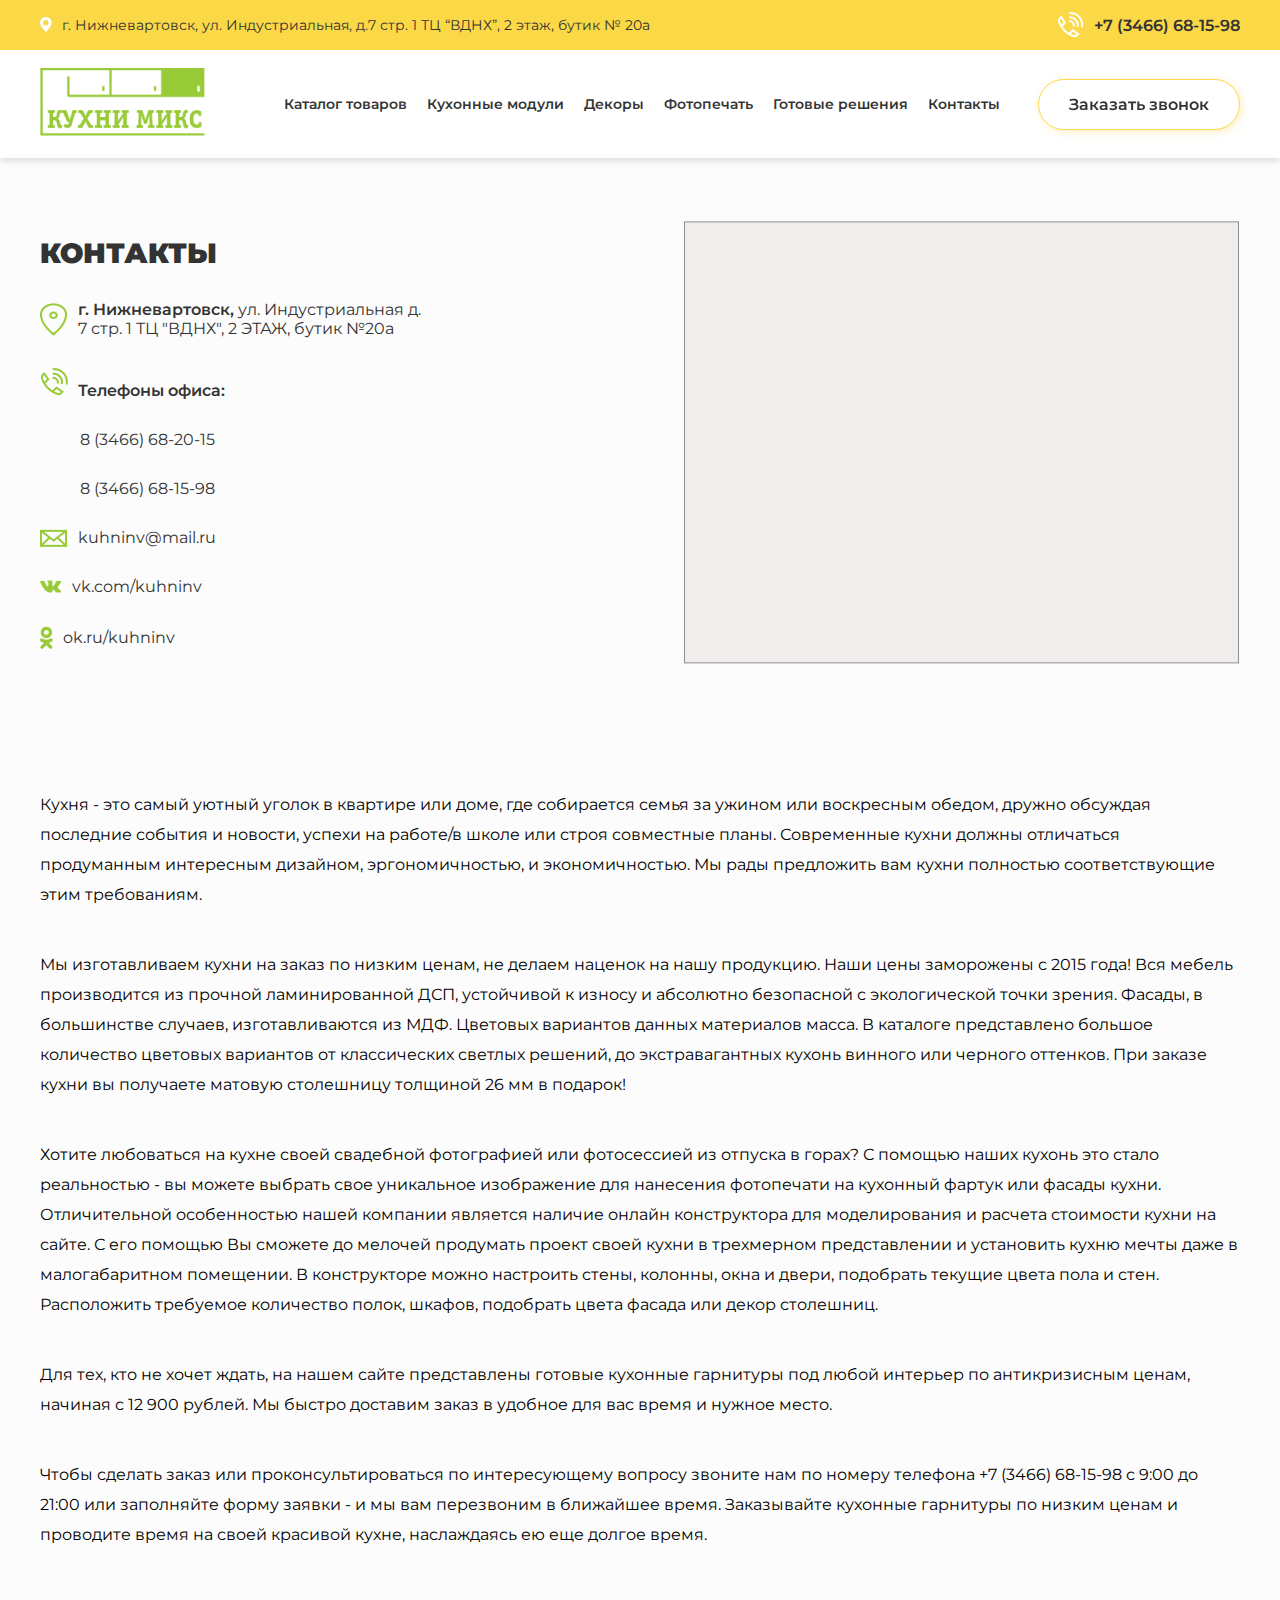
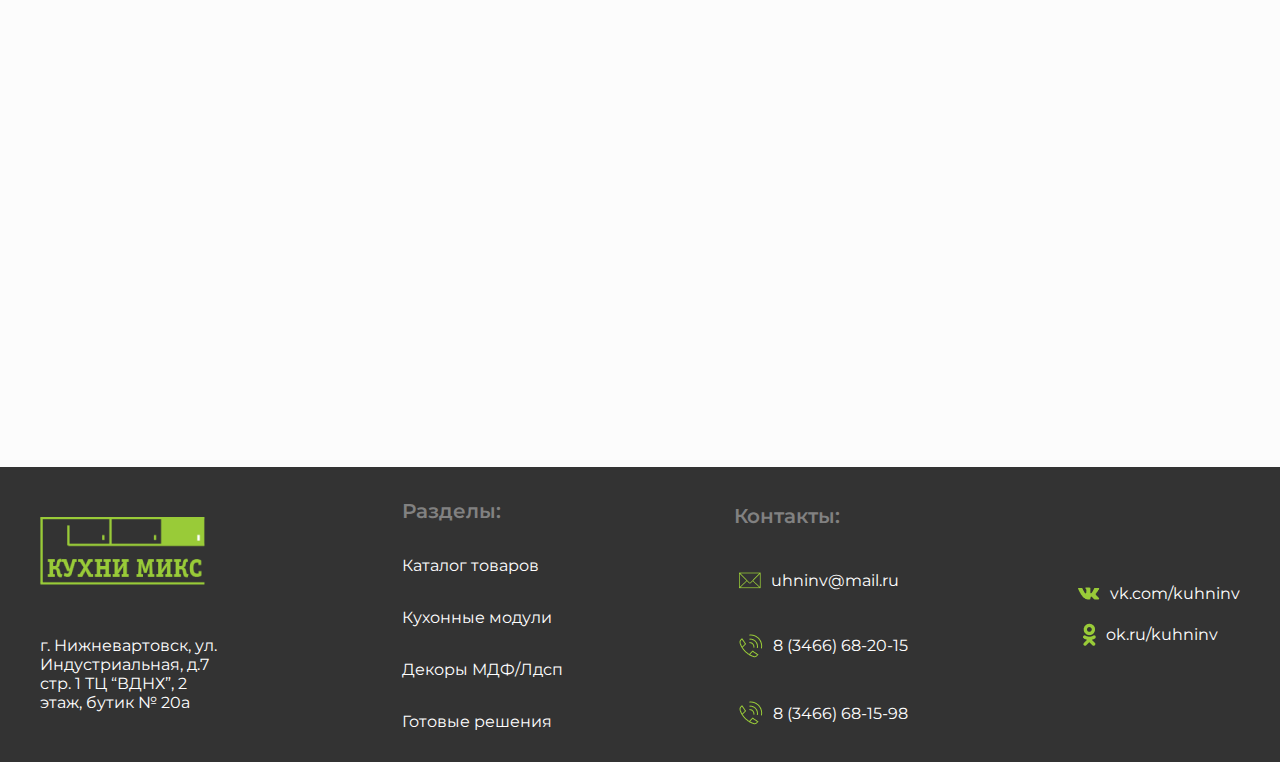
<file: contacts.html>
<!DOCTYPE html>
<html lang="ru">
<head>
    <meta charset="UTF-8">
    <title>Контакты</title>
    <link rel="stylesheet" href="style.css">
    <link rel="preconnect" href="https://fonts.gstatic.com">
    <link href="https://fonts.googleapis.com/css2?family=Montserrat:wght@300;400;500;600;700;900&display=swap" rel="stylesheet">
</head>
<body>

    <div class="top_head">
        <p><img src="img/pointer.png" alt="">г. Нижневартовск, ул. Индустриальная, д.7 стр. 1 ТЦ “ВДНХ”, 2 этаж, бутик № 20а</p>
        <a href="tel:+73466681598"><img src="img/phone.png" alt="">+7 (3466) 68-15-98</a>
    </div>
    <header>
        <a href="/"><img src="img/logo.png" alt=""></a>
        <ul>
            <li><a href="/catalog.html">Каталог товаров</a></li>
            <li><a href="/module.html">Кухонные модули</a></li>
            <li><a href="/decor.html">Декоры</a></li>
            <li><a href="/photoprint.html">Фотопечать</a></li>
            <li><a href="/ready.html">Готовые решения</a></li>
            <li><a href="/contacts.html">Контакты</a></li>
        </ul>
        <button class="get_call">Заказать звонок</button>
    </header>

    <section class="contacts_top_head">
        <div class="contacts_title">
            <h1>Контакты</h1>
            <ul>
                <li>
                    <a href=""><img src="img/green_pointer.png" alt="">
                        <p>г. Нижневартовск, <span>ул. Индустриальная д. 7 стр. 1 ТЦ "ВДНХ", 2 ЭТАЖ, бутик №20а</span></p>
                    </a>
                </li>
                <li>
                    <p><img src="img/green_tel.png" alt="">Телефоны офиса: </p>
                </li>
                <li>
                    <a href="">8 (3466) 68-20-15 </a>
                </li>
                <li>
                    <a href="">8 (3466) 68-15-98</a>
                </li>
                <li>
                    <a href=""><img src="img/green_email.png" alt="">kuhninv@mail.ru</a>
                </li>
                <li>
                    <a href=""><img src="img/vk.png" alt="">vk.com/kuhninv</a>
                </li>
                <li>
                    <a href=""><img src="img/ok.png" alt="">ok.ru/kuhninv</a>
                </li>
            </ul>
        </div>
        <img src="img/non_img.png" alt="">
    </section>

    <section class="contacts_content">
        <p>Кухня - это самый уютный уголок в квартире или доме, где собирается семья за ужином или воскресным обедом, дружно обсуждая последние события и новости, успехи на работе/в школе или строя совместные планы. Современные кухни должны отличаться продуманным интересным дизайном, эргономичностью, и экономичностью. Мы рады предложить вам кухни полностью соответствующие этим требованиям.</p>
        <p>Мы изготавливаем кухни на заказ по низким ценам, не делаем наценок на нашу продукцию. Наши цены заморожены с 2015 года! Вся мебель производится из прочной ламинированной ДСП, устойчивой к износу и абсолютно безопасной с экологической точки зрения. Фасады, в большинстве случаев, изготавливаются из МДФ. Цветовых вариантов данных материалов масса. В каталоге представлено большое количество цветовых вариантов от классических светлых решений, до экстравагантных кухонь винного или черного оттенков. При заказе кухни вы получаете матовую столешницу толщиной 26 мм в подарок!</p>
        <p>Хотите любоваться на кухне своей свадебной фотографией или фотосессией из отпуска в горах? С помощью наших кухонь это стало реальностью - вы можете выбрать свое уникальное изображение для нанесения фотопечати на кухонный фартук или фасады кухни.
            Отличительной особенностью нашей компании является наличие онлайн конструктора для моделирования и расчета стоимости кухни на сайте. С его помощью Вы сможете до мелочей продумать проект своей кухни в трехмерном представлении и установить кухню мечты даже в малогабаритном помещении. В конструкторе можно настроить стены, колонны, окна и двери, подобрать текущие цвета пола и стен. Расположить требуемое количество полок, шкафов, подобрать цвета фасада или декор столешниц.</p>
        <p>Для тех, кто не хочет ждать, на нашем сайте представлены готовые кухонные гарнитуры под любой интерьер по антикризисным ценам, начиная с 12 900 рублей. Мы быстро доставим заказ в удобное для вас время и нужное место.</p>
        <p>Чтобы сделать заказ или проконсультироваться по интересующему вопросу звоните нам по номеру телефона +7 (3466) 68-15-98 с 9:00 до 21:00 или заполняйте форму заявки - и мы вам перезвоним в ближайшее время. Заказывайте кухонные гарнитуры по низким ценам и проводите время на своей красивой кухне, наслаждаясь ею еще долгое время.</p>
    </section>




    <iframe src="https://www.google.com/maps/embed?pb=!1m16!1m12!1m3!1d1938.60322909002!2d76.52735881624113!3d60.92935838875268!2m3!1f0!2f0!3f0!3m2!1i1024!2i768!4f13.1!2m1!1z0LMuINCd0LjQttC90LXQstCw0YDRgtC-0LLRgdC6LCDRg9C7LiDQmNC90LTRg9GB0YLRgNC40LDQu9GM0L3QsNGPINC0LiA3INGB0YLRgC4gMSDQotCmICLQktCU0J3QpSIsIDIg0K3QotCQ0JYsINCx0YPRgtC40Log4oSWMjDQsA!5e0!3m2!1sru!2sru!4v1609886603813!5m2!1sru!2sru" width="100%" height="450" frameborder="0" style="border:0;" allowfullscreen="" aria-hidden="false" tabindex="0"></iframe>










    <footer>
        <div>
            <img src="img/logo.png" alt="">
            <p>г. Нижневартовск, ул. Индустриальная, д.7 стр. 1 ТЦ “ВДНХ”, 2 этаж, бутик № 20а</p>
        </div>

        <div>
            <h1>Разделы:</h1>
            <a href="/catalog.html">Каталог товаров</a>
            <a href="/module.html">Кухонные модули</a>
            <a href="/decor.html">Декоры МДФ/Лдсп</a>
            <a href="/ready.html">Готовые решения</a>
        </div>

        <div>
            <h1>Контакты:</h1>
            <a href="mailto:uhninv@mail.ru"><img src="img/email.png" alt="">uhninv@mail.ru</a>
            <a href="tel:+83466682015"><img src="img/tel.png" alt="">8 (3466) 68-20-15</a>
            <a href="tel:+83466681598"><img src="img/tel.png" alt="">8 (3466) 68-15-98</a>
        </div>

        <div>
            <a href="vk.com/kuhninv"><img src="img/vk.png" alt="">vk.com/kuhninv</a>
            <a href="ok.ru/kuhninv"><img src="img/ok.png" alt="">ok.ru/kuhninv</a>
        </div>
    </footer>
</body>
</html>
</file>
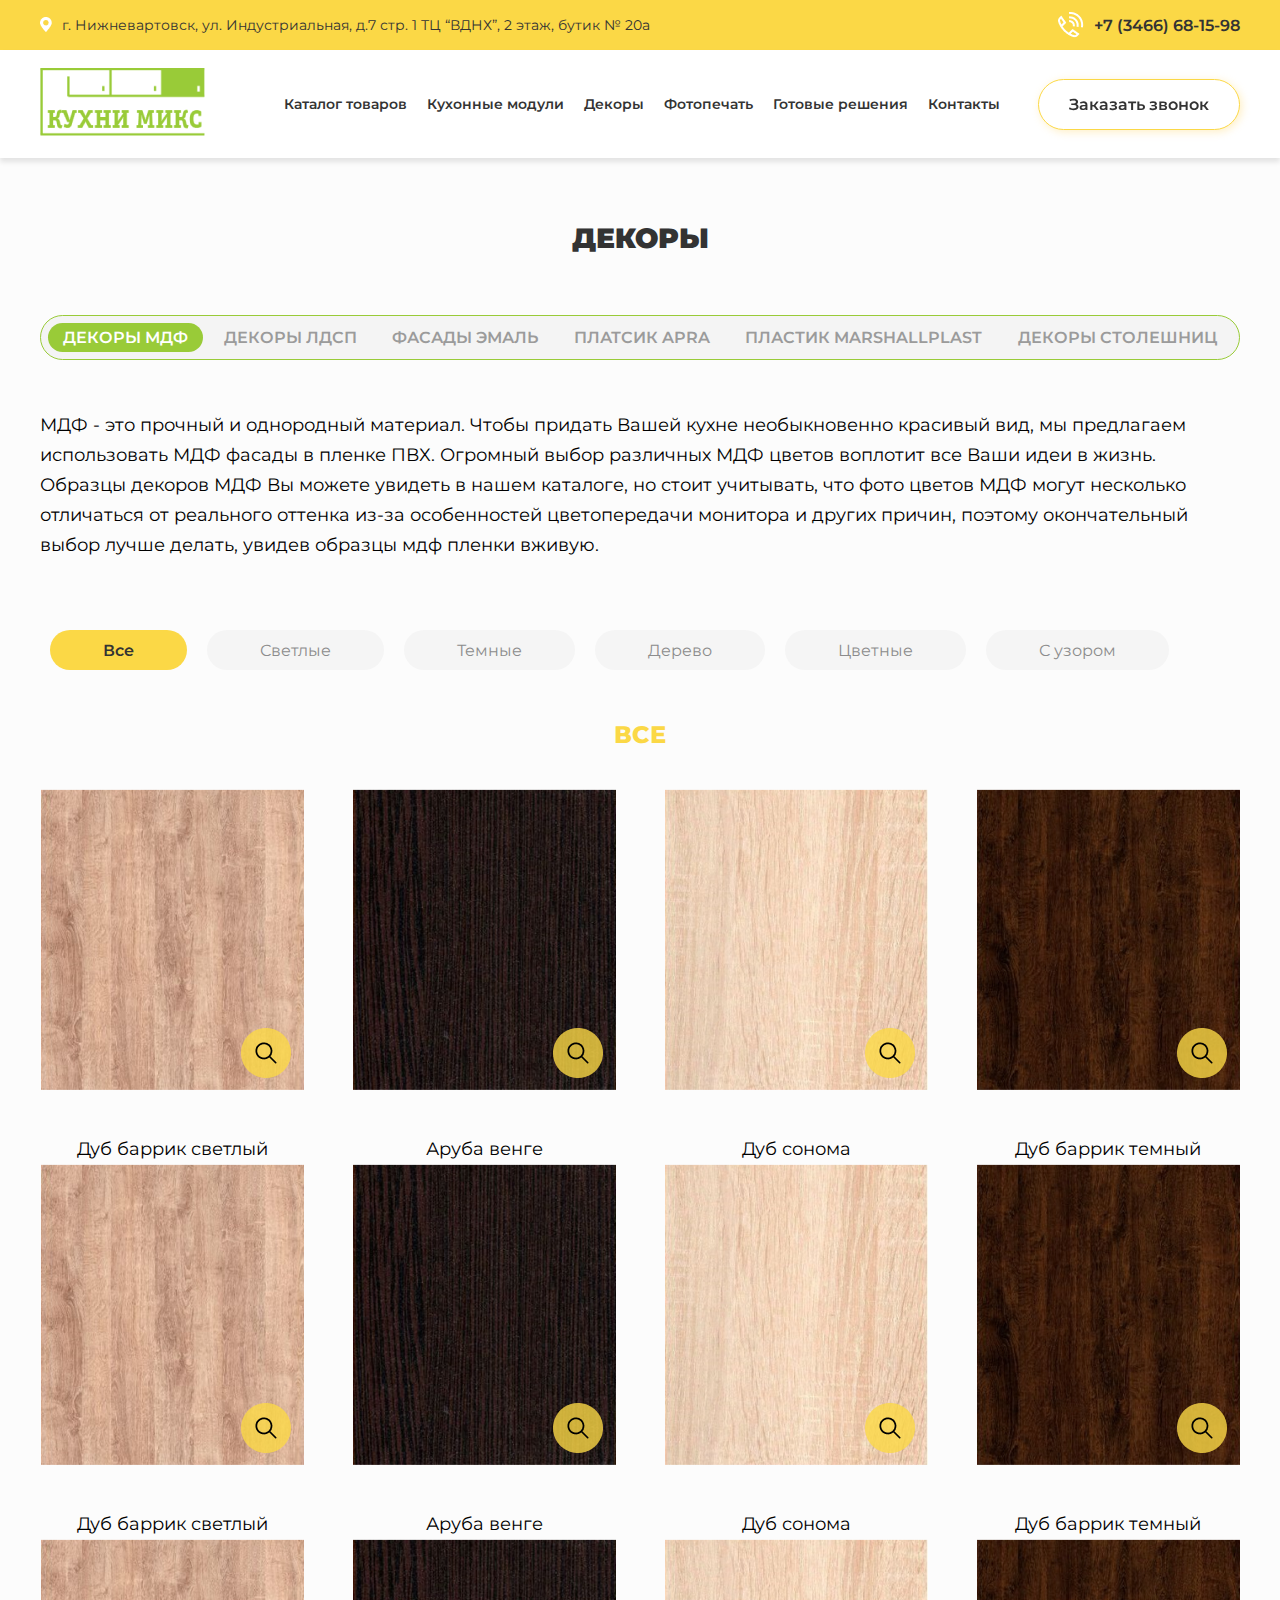
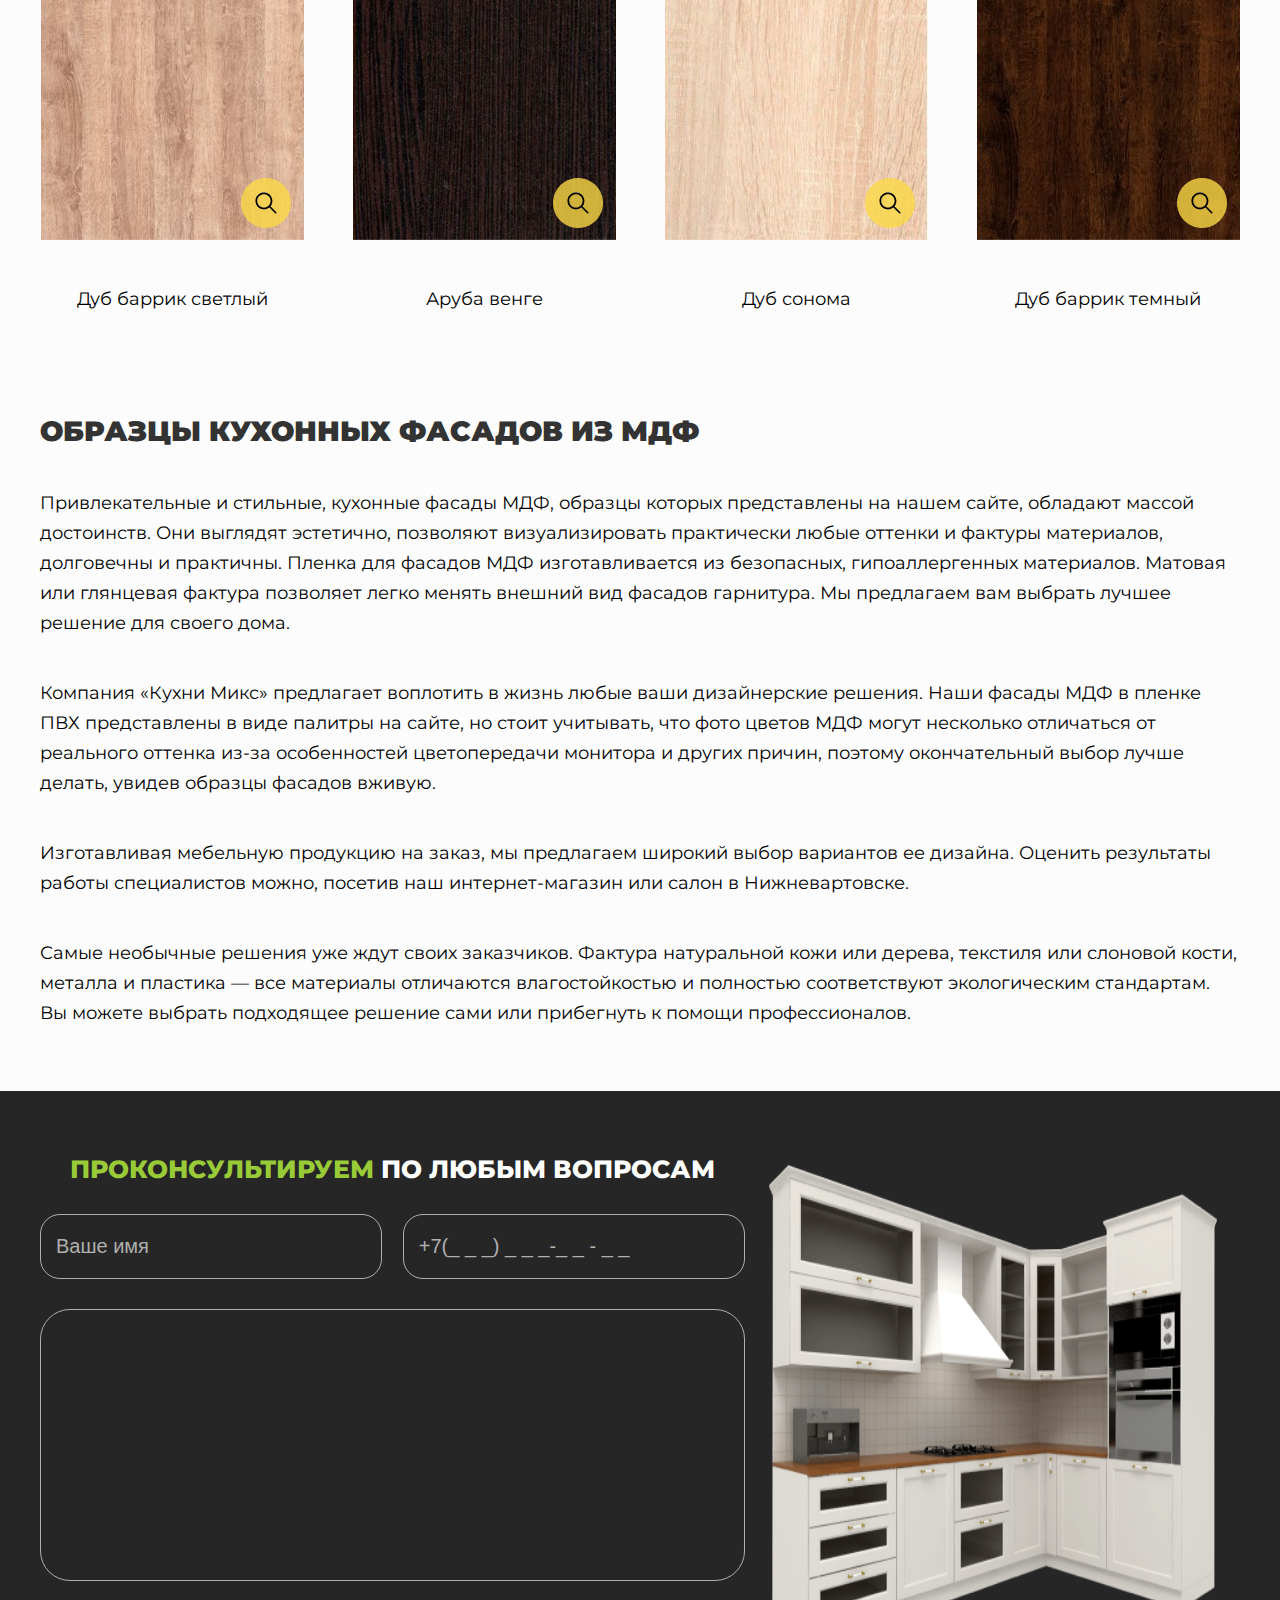
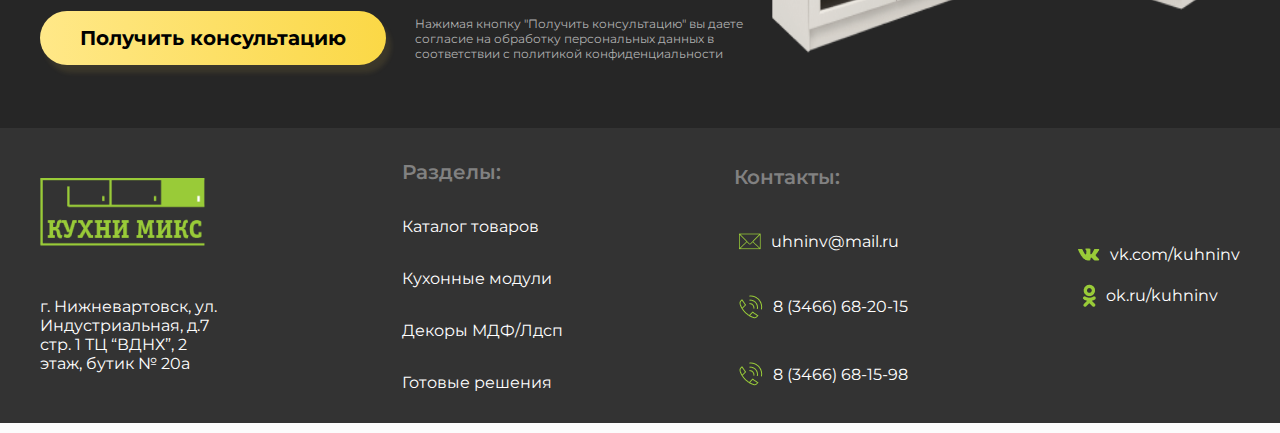
<file: decor.html>
<!DOCTYPE html>
<html lang="ru">
<head>
    <meta charset="UTF-8">
    <title>Декор</title>
    <link rel="stylesheet" href="style.css">
    <link rel="preconnect" href="https://fonts.gstatic.com">
    <link href="https://fonts.googleapis.com/css2?family=Montserrat:wght@300;400;500;600;700;900&display=swap" rel="stylesheet">
</head>
<body>

    <div class="top_head">
        <p><img src="img/pointer.png" alt="">г. Нижневартовск, ул. Индустриальная, д.7 стр. 1 ТЦ “ВДНХ”, 2 этаж, бутик № 20а</p>
        <a href="tel:+73466681598"><img src="img/phone.png" alt="">+7 (3466) 68-15-98</a>
    </div>
    <header>
        <a href="/"><img src="img/logo.png" alt=""></a>
        <ul>
            <li><a href="/catalog.html">Каталог товаров</a></li>
            <li><a href="/module.html">Кухонные модули</a></li>
            <li><a href="/decor.html">Декоры</a></li>
            <li><a href="/photoprint.html">Фотопечать</a></li>
            <li><a href="/ready.html">Готовые решения</a></li>
            <li><a href="/contacts.html">Контакты</a></li>
        </ul>
        <button class="get_call">Заказать звонок</button>
    </header>


    <section class="decor">
        <div class="title">
            <h1>Декоры</h1>
        </div>

        <div class="decor_switchers">
            <button class="decor_switch decor_switch_active" data-tab-name="tab-1">Декоры мдф</button>
            <button class="decor_switch" data-tab-name="tab-2">Декоры лдсп</button>
            <button class="decor_switch" data-tab-name="tab-3">Фасады эмаль</button>
            <button class="decor_switch" data-tab-name="tab-4">Платсик APRA</button>
            <button class="decor_switch" data-tab-name="tab-5">Пластик MARSHALLPLAST</button>
            <button class="decor_switch" data-tab-name="tab-6">Декоры столешниц</button>
        </div>

        <div class="decor_content">
            <div class="tab is_active tab-1 ">
                <p>МДФ - это прочный и однородный материал. Чтобы придать Вашей кухне необыкновенно красивый вид, мы предлагаем использовать МДФ фасады в пленке ПВХ. Огромный выбор различных МДФ цветов воплотит все Ваши идеи в жизнь. Образцы декоров МДФ Вы можете увидеть в нашем каталоге, но стоит учитывать, что фото цветов МДФ могут несколько отличаться от реального оттенка из-за особенностей цветопередачи монитора и других причин, поэтому окончательный выбор лучше делать, увидев образцы мдф пленки вживую.</p>
                <div class="switcher_block">
                    <button class="switcher_button switcher_active">Все</button>
                    <button class="switcher_button">Светлые</button>
                    <button class="switcher_button">Темные</button>
                    <button class="switcher_button">Дерево</button>
                    <button class="switcher_button">Цветные</button>
                    <button class="switcher_button">С узором</button>
                </div>
                <div class="ldsp_content">
                    <h1>Все</h1>
                    <div class="ldsp_content_block">
                        <div class="ldsp_card">
                            <div class="ldsp_zoom">
                                <img src="img/scale.png" alt="">
                            </div>
                            <img src="img/decor/ldsp/1.png" alt="">
                            <p>Дуб баррик светлый</p>
                        </div>
                        <div class="ldsp_card">
                            <div class="ldsp_zoom">
                                <img src="img/scale.png" alt="">
                            </div>
                            <img src="img/decor/ldsp/2.png" alt="">
                            <p>Аруба венге</p>
                        </div>
                        <div class="ldsp_card">
                            <div class="ldsp_zoom">
                                <img src="img/scale.png" alt="">
                            </div>
                            <img src="img/decor/ldsp/3.png" alt="">
                            <p>Дуб сонома</p>
                        </div>
                        <div class="ldsp_card">
                            <div class="ldsp_zoom">
                                <img src="img/scale.png" alt="">
                            </div>
                            <img src="img/decor/ldsp/4.png" alt="">
                            <p>Дуб баррик темный</p>
                        </div>
                    </div>
                    <div class="ldsp_content_block">
                        <div class="ldsp_card">
                            <div class="ldsp_zoom">
                                <img src="img/scale.png" alt="">
                            </div>
                            <img src="img/decor/ldsp/1.png" alt="">
                            <p>Дуб баррик светлый</p>
                        </div>
                        <div class="ldsp_card">
                            <div class="ldsp_zoom">
                                <img src="img/scale.png" alt="">
                            </div>
                            <img src="img/decor/ldsp/2.png" alt="">
                            <p>Аруба венге</p>
                        </div>
                        <div class="ldsp_card">
                            <div class="ldsp_zoom">
                                <img src="img/scale.png" alt="">
                            </div>
                            <img src="img/decor/ldsp/3.png" alt="">
                            <p>Дуб сонома</p>
                        </div>
                        <div class="ldsp_card">
                            <div class="ldsp_zoom">
                                <img src="img/scale.png" alt="">
                            </div>
                            <img src="img/decor/ldsp/4.png" alt="">
                            <p>Дуб баррик темный</p>
                        </div>
                    </div>
                    <div class="ldsp_content_block">
                        <div class="ldsp_card">
                            <div class="ldsp_zoom">
                                <img src="img/scale.png" alt="">
                            </div>
                            <img src="img/decor/ldsp/1.png" alt="">
                            <p>Дуб баррик светлый</p>
                        </div>
                        <div class="ldsp_card">
                            <div class="ldsp_zoom">
                                <img src="img/scale.png" alt="">
                            </div>
                            <img src="img/decor/ldsp/2.png" alt="">
                            <p>Аруба венге</p>
                        </div>
                        <div class="ldsp_card">
                            <div class="ldsp_zoom">
                                <img src="img/scale.png" alt="">
                            </div>
                            <img src="img/decor/ldsp/3.png" alt="">
                            <p>Дуб сонома</p>
                        </div>
                        <div class="ldsp_card">
                            <div class="ldsp_zoom">
                                <img src="img/scale.png" alt="">
                            </div>
                            <img src="img/decor/ldsp/4.png" alt="">
                            <p>Дуб баррик темный</p>
                        </div>
                    </div>
                </div>
                <div class="mdf_desc">
                    <h1>Образцы кухонных фасадов из МДФ</h1>
                    <p>Привлекательные и стильные, кухонные фасады МДФ, образцы которых представлены на нашем сайте, обладают массой достоинств. Они выглядят эстетично, позволяют визуализировать практически любые оттенки и фактуры материалов, долговечны и практичны. Пленка для фасадов МДФ изготавливается из безопасных, гипоаллергенных материалов. Матовая или глянцевая фактура позволяет легко менять внешний вид фасадов гарнитура. Мы предлагаем вам выбрать лучшее решение для своего дома.</p>
                    <p>Компания «Кухни Микс» предлагает воплотить в жизнь любые ваши дизайнерские решения. Наши фасады МДФ в пленке ПВХ представлены в виде палитры на сайте, но стоит учитывать, что фото цветов МДФ могут несколько отличаться от реального оттенка из-за особенностей цветопередачи монитора и других причин, поэтому окончательный выбор лучше делать, увидев образцы фасадов вживую.</p>
                    <p>Изготавливая мебельную продукцию на заказ, мы предлагаем широкий выбор вариантов ее дизайна. Оценить результаты работы специалистов можно, посетив наш интернет-магазин или салон в Нижневартовске.</p>
                    <p>Самые необычные решения уже ждут своих заказчиков. Фактура натуральной кожи или дерева, текстиля или слоновой кости, металла и пластика — все материалы отличаются влагостойкостью и полностью соответствуют экологическим стандартам. Вы можете выбрать подходящее решение сами или прибегнуть к помощи профессионалов.</p>
                </div>
            </div>
            <div class="tab tab-2">
                <p>Из ламинированной ДСП (ЛДСП) обычно производятся корпуса и фасады кухонь, сегодня это самый распространенный в производстве материал. Неоспоримые достоинства ЛДСП – легкость обработки, экономичность. Изделия из этого материала отличаются привлекательным внешним видом, простотой в эксплуатации и гораздо меньшей стоимостью по сравнению с другими материалами.</p>
                <div class="switcher_block">
                    <button class="switcher_button switcher_active">Все</button>
                    <button class="switcher_button">Светлые</button>
                    <button class="switcher_button">Темные</button>
                    <button class="switcher_button">Дерево</button>
                    <button class="switcher_button">Цветные</button>
                </div>
                <div class="ldsp_content">
                    <h1>Все</h1>
                    <div class="ldsp_content_block">
                        <div class="ldsp_card">
                            <div class="ldsp_zoom">
                                <img src="img/scale.png" alt="">
                            </div>
                            <img src="img/decor/ldsp/1.png" alt="">
                            <p>Дуб баррик светлый</p>
                        </div>
                        <div class="ldsp_card">
                            <div class="ldsp_zoom">
                                <img src="img/scale.png" alt="">
                            </div>
                            <img src="img/decor/ldsp/2.png" alt="">
                            <p>Аруба венге</p>
                        </div>
                        <div class="ldsp_card">
                            <div class="ldsp_zoom">
                                <img src="img/scale.png" alt="">
                            </div>
                            <img src="img/decor/ldsp/3.png" alt="">
                            <p>Дуб сонома</p>
                        </div>
                        <div class="ldsp_card">
                            <div class="ldsp_zoom">
                                <img src="img/scale.png" alt="">
                            </div>
                            <img src="img/decor/ldsp/4.png" alt="">
                            <p>Дуб баррик темный</p>
                        </div>
                    </div>
                    <div class="ldsp_content_block">
                        <div class="ldsp_card">
                            <div class="ldsp_zoom">
                                <img src="img/scale.png" alt="">
                            </div>
                            <img src="img/decor/ldsp/1.png" alt="">
                            <p>Дуб баррик светлый</p>
                        </div>
                        <div class="ldsp_card">
                            <div class="ldsp_zoom">
                                <img src="img/scale.png" alt="">
                            </div>
                            <img src="img/decor/ldsp/2.png" alt="">
                            <p>Аруба венге</p>
                        </div>
                        <div class="ldsp_card">
                            <div class="ldsp_zoom">
                                <img src="img/scale.png" alt="">
                            </div>
                            <img src="img/decor/ldsp/3.png" alt="">
                            <p>Дуб сонома</p>
                        </div>
                        <div class="ldsp_card">
                            <div class="ldsp_zoom">
                                <img src="img/scale.png" alt="">
                            </div>
                            <img src="img/decor/ldsp/4.png" alt="">
                            <p>Дуб баррик темный</p>
                        </div>
                    </div>
                    <div class="ldsp_content_block">
                        <div class="ldsp_card">
                            <div class="ldsp_zoom">
                                <img src="img/scale.png" alt="">
                            </div>
                            <img src="img/decor/ldsp/1.png" alt="">
                            <p>Дуб баррик светлый</p>
                        </div>
                        <div class="ldsp_card">
                            <div class="ldsp_zoom">
                                <img src="img/scale.png" alt="">
                            </div>
                            <img src="img/decor/ldsp/2.png" alt="">
                            <p>Аруба венге</p>
                        </div>
                        <div class="ldsp_card">
                            <div class="ldsp_zoom">
                                <img src="img/scale.png" alt="">
                            </div>
                            <img src="img/decor/ldsp/3.png" alt="">
                            <p>Дуб сонома</p>
                        </div>
                        <div class="ldsp_card">
                            <div class="ldsp_zoom">
                                <img src="img/scale.png" alt="">
                            </div>
                            <img src="img/decor/ldsp/4.png" alt="">
                            <p>Дуб баррик темный</p>
                        </div>
                    </div>
                </div>
            </div>
            <div class="tab tab-3">
                <p>Все больше у покупателей становятся популярными, кухни с крашенными фасадами.</p>
                <p>Крашеные кухонные фасады изготавливают из МДФ, поверхность, которой покрывается эмалью. Специальная краска и финишный слой лака обеспечивают надежную защиту от влаги, загрязнений, температурных колебаний в определенных пределах.</p>
                <p>Эмалевые фасады, фасады с эмалевым покрытием, крашенные фасады - это фасады из плиты МДФ, покрытые несколькими слоями эмали. Одним из основных преимуществ крашенных фасадов - многообразие цветовой палитры от основных цветов до полутонов.</p>
                <p>Широкая гамма цветов эмали позволяет подобрать абсолютно любой оттенок, что выгодно отличает крашенные фасады от фасадов мдф в пленке ПВХ. Фасады могут изготавливаться с различными эффектами, эмаль позволяет создавать насыщенные глянцевые, матовые, перламутровые поверхности и с эффектом металлик</p>
                <p>Крашенные фасады абсолютно экологичны - даже при нагревании в атмосферу не попадает никаких вредных веществ.</p>
                <p>Использование качественных материалов при при производстве фасадов мдф с покрытием Эмаль, делает их устойчивыми к воздействию ультрафиолета, поэтому мебель с фасадами Эмаль подойдет для солнечных помещений и загородных домов. Эмалированная поверхность не выгорает, не тускнеет со временем, благодаря технологии изготовления крашенных фасадов. Они более устойчивы к перепадам температур, воздействию пара, влажности.</p>
                <p>К недостаткам крашенных эмалью фасадов можно отнести более тщательный уход (заметны отпечатки пальцев)</p>
                <p>Главные преимущества эмалевых фасадов — возможность реставрации поцарапанной поверхности (и это большой плюс по сравнению с пленкой)</p>
                <p>Такие фасады очень ярко и эффектно смотрятся, доступно более 100 декоров на выбор, несколько видов покрытий. На сегодняшний день крашенные фасады - фаворит при выборе фасадов для кухни.</p>
                <p>Фасады Эмаль изготавливаются из МДФ толщиной 16 мм, 22 мм.</p>
                <p>Мы соблюдаем все этапы технологического процесса окрашивания фасадов, что позволило Нам добиться высоко качества покраски.</p>

                <div class="handle">
                    <h1>Варианты интегрированных ручек</h1>
                    <div class="handle_block">
                        <img src="img/decor/emal/1.png" alt="">
                        <img src="img/decor/emal/2.png" alt="">
                        <img src="img/decor/emal/3.png" alt="">
                        <img src="img/decor/emal/4.png" alt="">
                    </div>
                </div>
                <div class="palette">
                    <h1>Цветовая палитра крашенных фасадов для кухни</h1>
                    <p>Крашеные фасады из МДФ для кухни порадуют широким разнообразием цветов. Из каталога RAL можно выбрать любой из 192 оттенков. Возможно получение уникального колера путем смешения нескольких красок.</p>
                    <img src="img/decor/emal/palette.png" alt="">
                </div>
                <div class="spoilers">
                    <button class="collapse">Жёлтые тона</button>
                    <div class="collapse_content">
                        <img src="img/decor/emal/1tab.png" alt="">
                        <img src="img/decor/emal/2tab.png" alt="">
                        <img src="img/decor/emal/3tab.png" alt="">
                    </div>
                    <button class="collapse">Оранжевые тона</button>
                    <div class="collapse_content">
                        ...
                    </div>
                    <button class="collapse">Красные тона</button>
                    <div class="collapse_content">
                        ...
                    </div>
                    <button class="collapse">Фиолетовые тона</button>
                    <div class="collapse_content">
                        ...
                    </div>
                    <button class="collapse">Синие тона</button>
                    <div class="collapse_content">
                        ...
                    </div>
                    <button class="collapse">Зеленые тона</button>
                    <div class="collapse_content">
                        ...
                    </div>
                    <button class="collapse">Серые тона</button>
                    <div class="collapse_content">
                        ...
                    </div>
                    <button class="collapse">Коричневые тона</button>
                    <div class="collapse_content">
                        ...
                    </div>
                    <button class="collapse">Чёрные и белые тона</button>
                    <div class="collapse_content">
                        ...
                    </div>
                </div>
            </div>
            <div class="tab tab-4">
                <p>Итальянский пластик Арпа (Arpa) является одним из разновидностей пластиков HPL (High Pressure Laminate) в переводе ламинат высокого давления. Пластик АРПА служит универсальным отделочным материалом, который широко применяют в мебельном производстве благодаря его свойствам:</p>
                <p>Высокая термоустойчивость, способен переносить как низкие так и высокие температуры.
                    Влагоотталкивающие свойства, пластик не впитывает воду и масла.
                    Устойчив к воздействию ультрафиолета, поэтому фасады из пластика не выцветают.
                    Высокая химическая устойчивость к маслам, жирам и нефтехимическим продуктам.
                    Высокая ударопрочность, пластик способен выдержать высокое физическое воздействие без повреждения поверхностного слоя.</p>
                <div class="switcher_block" style="flex-wrap: wrap; justify-content: flex-start">
                    <button class="switcher_button switcher_active">Все</button>
                    <button class="switcher_button">ALEVE</button>
                    <button class="switcher_button">FREE</button>
                    <button class="switcher_button">LARIX</button>
                    <button class="switcher_button">LUCIDA</button>
                    <button class="switcher_button">LUNA</button>
                    <button class="switcher_button">MIKA</button>
                    <button class="switcher_button">Другие пластики ARPA</button>
                </div>
                <div class="ldsp_content">
                    <h1>Все</h1>
                    <div class="ldsp_content_block">
                        <div class="ldsp_card">
                            <div class="ldsp_zoom">
                                <img src="img/scale.png" alt="">
                            </div>
                            <img src="img/decor/ldsp/1.png" alt="">
                            <p>Дуб баррик светлый</p>
                        </div>
                        <div class="ldsp_card">
                            <div class="ldsp_zoom">
                                <img src="img/scale.png" alt="">
                            </div>
                            <img src="img/decor/ldsp/2.png" alt="">
                            <p>Аруба венге</p>
                        </div>
                        <div class="ldsp_card">
                            <div class="ldsp_zoom">
                                <img src="img/scale.png" alt="">
                            </div>
                            <img src="img/decor/ldsp/3.png" alt="">
                            <p>Дуб сонома</p>
                        </div>
                        <div class="ldsp_card">
                            <div class="ldsp_zoom">
                                <img src="img/scale.png" alt="">
                            </div>
                            <img src="img/decor/ldsp/4.png" alt="">
                            <p>Дуб баррик темный</p>
                        </div>
                    </div>
                    <div class="ldsp_content_block">
                        <div class="ldsp_card">
                            <div class="ldsp_zoom">
                                <img src="img/scale.png" alt="">
                            </div>
                            <img src="img/decor/ldsp/1.png" alt="">
                            <p>Дуб баррик светлый</p>
                        </div>
                        <div class="ldsp_card">
                            <div class="ldsp_zoom">
                                <img src="img/scale.png" alt="">
                            </div>
                            <img src="img/decor/ldsp/2.png" alt="">
                            <p>Аруба венге</p>
                        </div>
                        <div class="ldsp_card">
                            <div class="ldsp_zoom">
                                <img src="img/scale.png" alt="">
                            </div>
                            <img src="img/decor/ldsp/3.png" alt="">
                            <p>Дуб сонома</p>
                        </div>
                        <div class="ldsp_card">
                            <div class="ldsp_zoom">
                                <img src="img/scale.png" alt="">
                            </div>
                            <img src="img/decor/ldsp/4.png" alt="">
                            <p>Дуб баррик темный</p>
                        </div>
                    </div>
                    <div class="ldsp_content_block">
                        <div class="ldsp_card">
                            <div class="ldsp_zoom">
                                <img src="img/scale.png" alt="">
                            </div>
                            <img src="img/decor/ldsp/1.png" alt="">
                            <p>Дуб баррик светлый</p>
                        </div>
                        <div class="ldsp_card">
                            <div class="ldsp_zoom">
                                <img src="img/scale.png" alt="">
                            </div>
                            <img src="img/decor/ldsp/2.png" alt="">
                            <p>Аруба венге</p>
                        </div>
                        <div class="ldsp_card">
                            <div class="ldsp_zoom">
                                <img src="img/scale.png" alt="">
                            </div>
                            <img src="img/decor/ldsp/3.png" alt="">
                            <p>Дуб сонома</p>
                        </div>
                        <div class="ldsp_card">
                            <div class="ldsp_zoom">
                                <img src="img/scale.png" alt="">
                            </div>
                            <img src="img/decor/ldsp/4.png" alt="">
                            <p>Дуб баррик темный</p>
                        </div>
                    </div>
                </div>
            </div>
            <div class="tab tab-5">
                <p>Пластиковые фасады — новый подход в интерьерном дизайне! На нашем сайте вы найдёте наиболее полный каталог пластика для кухни.</p>
                <p>Кухни из пластика давно завоевали любовь домохозяек благодаря своей практичности: они обеспечивают покрытие МДФ-плиты, которое устойчиво к воздействию влаги и повышенных температур. При этом такое покрытие обладает невероятной простотой в уходе: при его очистке достаточно лишь использовать влажную тряпку, которая легко удалит любые пятна и загрязнения. В результате кухни из пластика на заказ надолго сохраняют свой аккуратный и ухоженный внешний вид без особых усилий и затрат со стороны ее владелицы. Образцы декоров Пластика Вы можете увидеть в нашем каталоге, но стоит учитывать, что фото цветов Пластика могут несколько отличаться от реального оттенка из-за особенностей цветопередачи монитора и других причин, поэтому окончательный выбор лучше делать, увидев образцы пластика «вживую».</p>
                <div class="switcher_block">
                    <button class="switcher_button switcher_active">Все</button>
                    <button class="switcher_button">Однотонные</button>
                    <button class="switcher_button">Текстурные</button>
                    <button class="switcher_button">Древесные</button>
                </div>
                <div class="ldsp_content">
                    <h1>Все</h1>
                    <div class="ldsp_content_block">
                        <div class="ldsp_card">
                            <div class="ldsp_zoom">
                                <img src="img/scale.png" alt="">
                            </div>
                            <img src="img/decor/ldsp/1.png" alt="">
                            <p>Дуб баррик светлый</p>
                        </div>
                        <div class="ldsp_card">
                            <div class="ldsp_zoom">
                                <img src="img/scale.png" alt="">
                            </div>
                            <img src="img/decor/ldsp/2.png" alt="">
                            <p>Аруба венге</p>
                        </div>
                        <div class="ldsp_card">
                            <div class="ldsp_zoom">
                                <img src="img/scale.png" alt="">
                            </div>
                            <img src="img/decor/ldsp/3.png" alt="">
                            <p>Дуб сонома</p>
                        </div>
                        <div class="ldsp_card">
                            <div class="ldsp_zoom">
                                <img src="img/scale.png" alt="">
                            </div>
                            <img src="img/decor/ldsp/4.png" alt="">
                            <p>Дуб баррик темный</p>
                        </div>
                    </div>
                    <div class="ldsp_content_block">
                        <div class="ldsp_card">
                            <div class="ldsp_zoom">
                                <img src="img/scale.png" alt="">
                            </div>
                            <img src="img/decor/ldsp/1.png" alt="">
                            <p>Дуб баррик светлый</p>
                        </div>
                        <div class="ldsp_card">
                            <div class="ldsp_zoom">
                                <img src="img/scale.png" alt="">
                            </div>
                            <img src="img/decor/ldsp/2.png" alt="">
                            <p>Аруба венге</p>
                        </div>
                        <div class="ldsp_card">
                            <div class="ldsp_zoom">
                                <img src="img/scale.png" alt="">
                            </div>
                            <img src="img/decor/ldsp/3.png" alt="">
                            <p>Дуб сонома</p>
                        </div>
                        <div class="ldsp_card">
                            <div class="ldsp_zoom">
                                <img src="img/scale.png" alt="">
                            </div>
                            <img src="img/decor/ldsp/4.png" alt="">
                            <p>Дуб баррик темный</p>
                        </div>
                    </div>
                    <div class="ldsp_content_block">
                        <div class="ldsp_card">
                            <div class="ldsp_zoom">
                                <img src="img/scale.png" alt="">
                            </div>
                            <img src="img/decor/ldsp/1.png" alt="">
                            <p>Дуб баррик светлый</p>
                        </div>
                        <div class="ldsp_card">
                            <div class="ldsp_zoom">
                                <img src="img/scale.png" alt="">
                            </div>
                            <img src="img/decor/ldsp/2.png" alt="">
                            <p>Аруба венге</p>
                        </div>
                        <div class="ldsp_card">
                            <div class="ldsp_zoom">
                                <img src="img/scale.png" alt="">
                            </div>
                            <img src="img/decor/ldsp/3.png" alt="">
                            <p>Дуб сонома</p>
                        </div>
                        <div class="ldsp_card">
                            <div class="ldsp_zoom">
                                <img src="img/scale.png" alt="">
                            </div>
                            <img src="img/decor/ldsp/4.png" alt="">
                            <p>Дуб баррик темный</p>
                        </div>
                    </div>
                </div>
            </div>
            <div class="tab tab-6">
                <p>Пластиковые столешницы для кухни для многих являются наиболее оптимальным вариантом как с точки зрения эстетичности и функциональности, так и по своей стоимости. В среднем их цена в разы ниже даже самых дешевых аналогов, изготовленных из искусственного камня.</p>
                <p>Декоративная гамма листовых пластиков в целом несоизмеримо шире, чем у готовых ламинированных столешниц. Помимо однотонных артикулов и традиционного декора, имитирующего древесину или натуральный камень различных пород, предлагаются неожиданные геометрические орнаменты, анималистические принты и текстильные мотивы.</p>
                <div class="switcher_block">
                    <button class="switcher_button switcher_active">Все</button>
                    <button class="switcher_button">Камни</button>
                    <button class="switcher_button">Фантазийные</button>
                    <button class="switcher_button">Древесные</button>
                    <button class="switcher_button">Однотонные</button>
                </div>
                <div class="ldsp_content">
                    <h1>Все</h1>
                    <div class="ldsp_content_block">
                        <div class="ldsp_card">
                            <div class="ldsp_zoom">
                                <img src="img/scale.png" alt="">
                            </div>
                            <img src="img/decor/ldsp/1.png" alt="">
                            <p>Дуб баррик светлый</p>
                        </div>
                        <div class="ldsp_card">
                            <div class="ldsp_zoom">
                                <img src="img/scale.png" alt="">
                            </div>
                            <img src="img/decor/ldsp/2.png" alt="">
                            <p>Аруба венге</p>
                        </div>
                        <div class="ldsp_card">
                            <div class="ldsp_zoom">
                                <img src="img/scale.png" alt="">
                            </div>
                            <img src="img/decor/ldsp/3.png" alt="">
                            <p>Дуб сонома</p>
                        </div>
                        <div class="ldsp_card">
                            <div class="ldsp_zoom">
                                <img src="img/scale.png" alt="">
                            </div>
                            <img src="img/decor/ldsp/4.png" alt="">
                            <p>Дуб баррик темный</p>
                        </div>
                    </div>
                    <div class="ldsp_content_block">
                        <div class="ldsp_card">
                            <div class="ldsp_zoom">
                                <img src="img/scale.png" alt="">
                            </div>
                            <img src="img/decor/ldsp/1.png" alt="">
                            <p>Дуб баррик светлый</p>
                        </div>
                        <div class="ldsp_card">
                            <div class="ldsp_zoom">
                                <img src="img/scale.png" alt="">
                            </div>
                            <img src="img/decor/ldsp/2.png" alt="">
                            <p>Аруба венге</p>
                        </div>
                        <div class="ldsp_card">
                            <div class="ldsp_zoom">
                                <img src="img/scale.png" alt="">
                            </div>
                            <img src="img/decor/ldsp/3.png" alt="">
                            <p>Дуб сонома</p>
                        </div>
                        <div class="ldsp_card">
                            <div class="ldsp_zoom">
                                <img src="img/scale.png" alt="">
                            </div>
                            <img src="img/decor/ldsp/4.png" alt="">
                            <p>Дуб баррик темный</p>
                        </div>
                    </div>
                    <div class="ldsp_content_block">
                        <div class="ldsp_card">
                            <div class="ldsp_zoom">
                                <img src="img/scale.png" alt="">
                            </div>
                            <img src="img/decor/ldsp/1.png" alt="">
                            <p>Дуб баррик светлый</p>
                        </div>
                        <div class="ldsp_card">
                            <div class="ldsp_zoom">
                                <img src="img/scale.png" alt="">
                            </div>
                            <img src="img/decor/ldsp/2.png" alt="">
                            <p>Аруба венге</p>
                        </div>
                        <div class="ldsp_card">
                            <div class="ldsp_zoom">
                                <img src="img/scale.png" alt="">
                            </div>
                            <img src="img/decor/ldsp/3.png" alt="">
                            <p>Дуб сонома</p>
                        </div>
                        <div class="ldsp_card">
                            <div class="ldsp_zoom">
                                <img src="img/scale.png" alt="">
                            </div>
                            <img src="img/decor/ldsp/4.png" alt="">
                            <p>Дуб баррик темный</p>
                        </div>
                    </div>
                </div>
            </div>
        </div>
    </section>



    <section class="top_footer">
        <div class="top_foot_content">
            <div class="title">
                <h1><span style="color: #99CB38">Проконсультируем</span> по любым вопросам</h1>
            </div>
            <form action="">
                <div class="form_group">
                    <input type="text" placeholder="Ваше имя">
                    <input type="number" placeholder="+7(_ _ _) _ _ _-_ _ - _ _ ">
                </div>
                <textarea name="" id="" cols="30" rows="10"></textarea>
                <div class="action_block">
                    <button class="action_btn">Получить консультацию</button>
                    <p>Нажимая кнопку "Получить консультацию" вы даете согласие на обработку персональных данных в соответствии с политикой конфиденциальности</p>
                </div>
            </form>
        </div>
        <img src="img/top_foot.png" alt="">
    </section>
    <footer>
        <div>
            <img src="img/logo.png" alt="">
            <p>г. Нижневартовск, ул. Индустриальная, д.7 стр. 1 ТЦ “ВДНХ”, 2 этаж, бутик № 20а</p>
        </div>

        <div>
            <h1>Разделы:</h1>
            <a href="/catalog.html">Каталог товаров</a>
            <a href="/module.html">Кухонные модули</a>
            <a href="/decor.html">Декоры МДФ/Лдсп</a>
            <a href="/ready.html">Готовые решения</a>
        </div>

        <div>
            <h1>Контакты:</h1>
            <a href="mailto:uhninv@mail.ru"><img src="img/email.png" alt="">uhninv@mail.ru</a>
            <a href="tel:+83466682015"><img src="img/tel.png" alt="">8 (3466) 68-20-15</a>
            <a href="tel:+83466681598"><img src="img/tel.png" alt="">8 (3466) 68-15-98</a>
        </div>

        <div>
            <a href="vk.com/kuhninv"><img src="img/vk.png" alt="">vk.com/kuhninv</a>
            <a href="ok.ru/kuhninv"><img src="img/ok.png" alt="">ok.ru/kuhninv</a>
        </div>
    </footer>


    <script src="decor.js"></script>
</body>
</html>
</file>
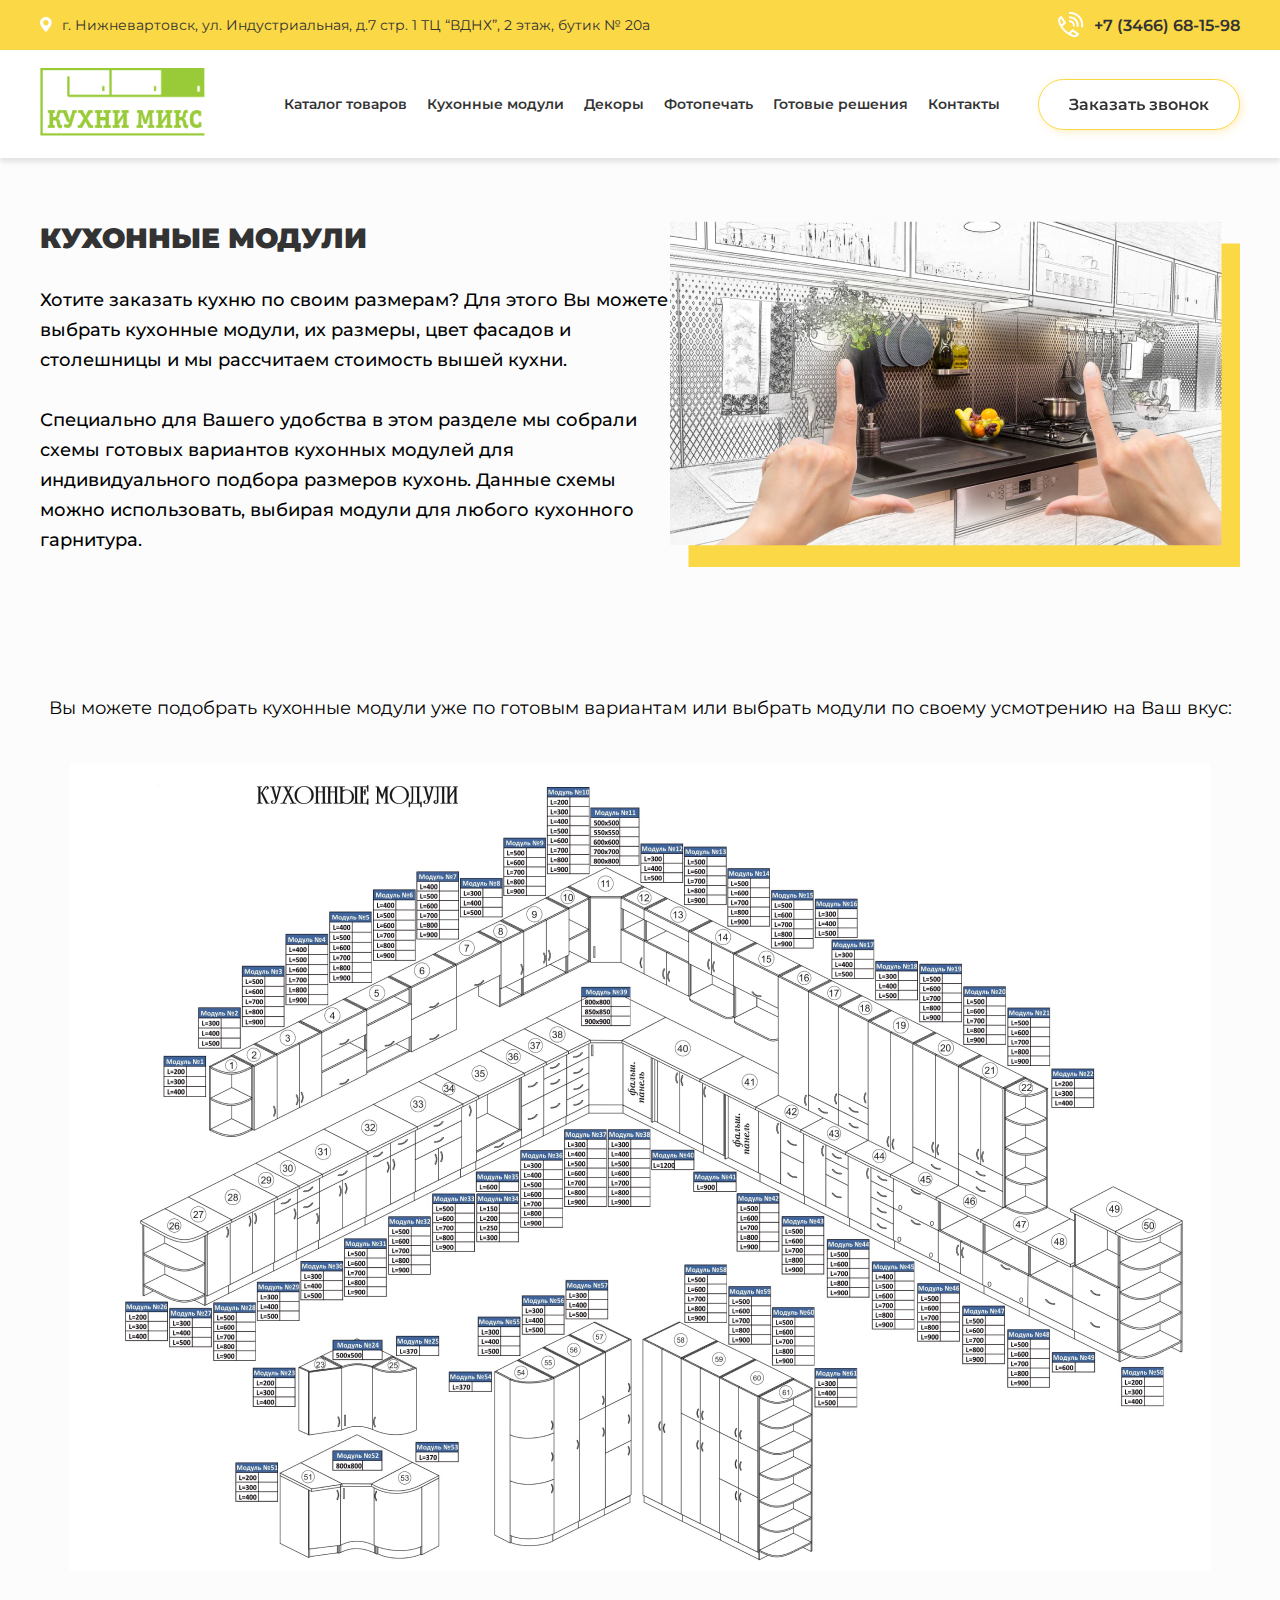
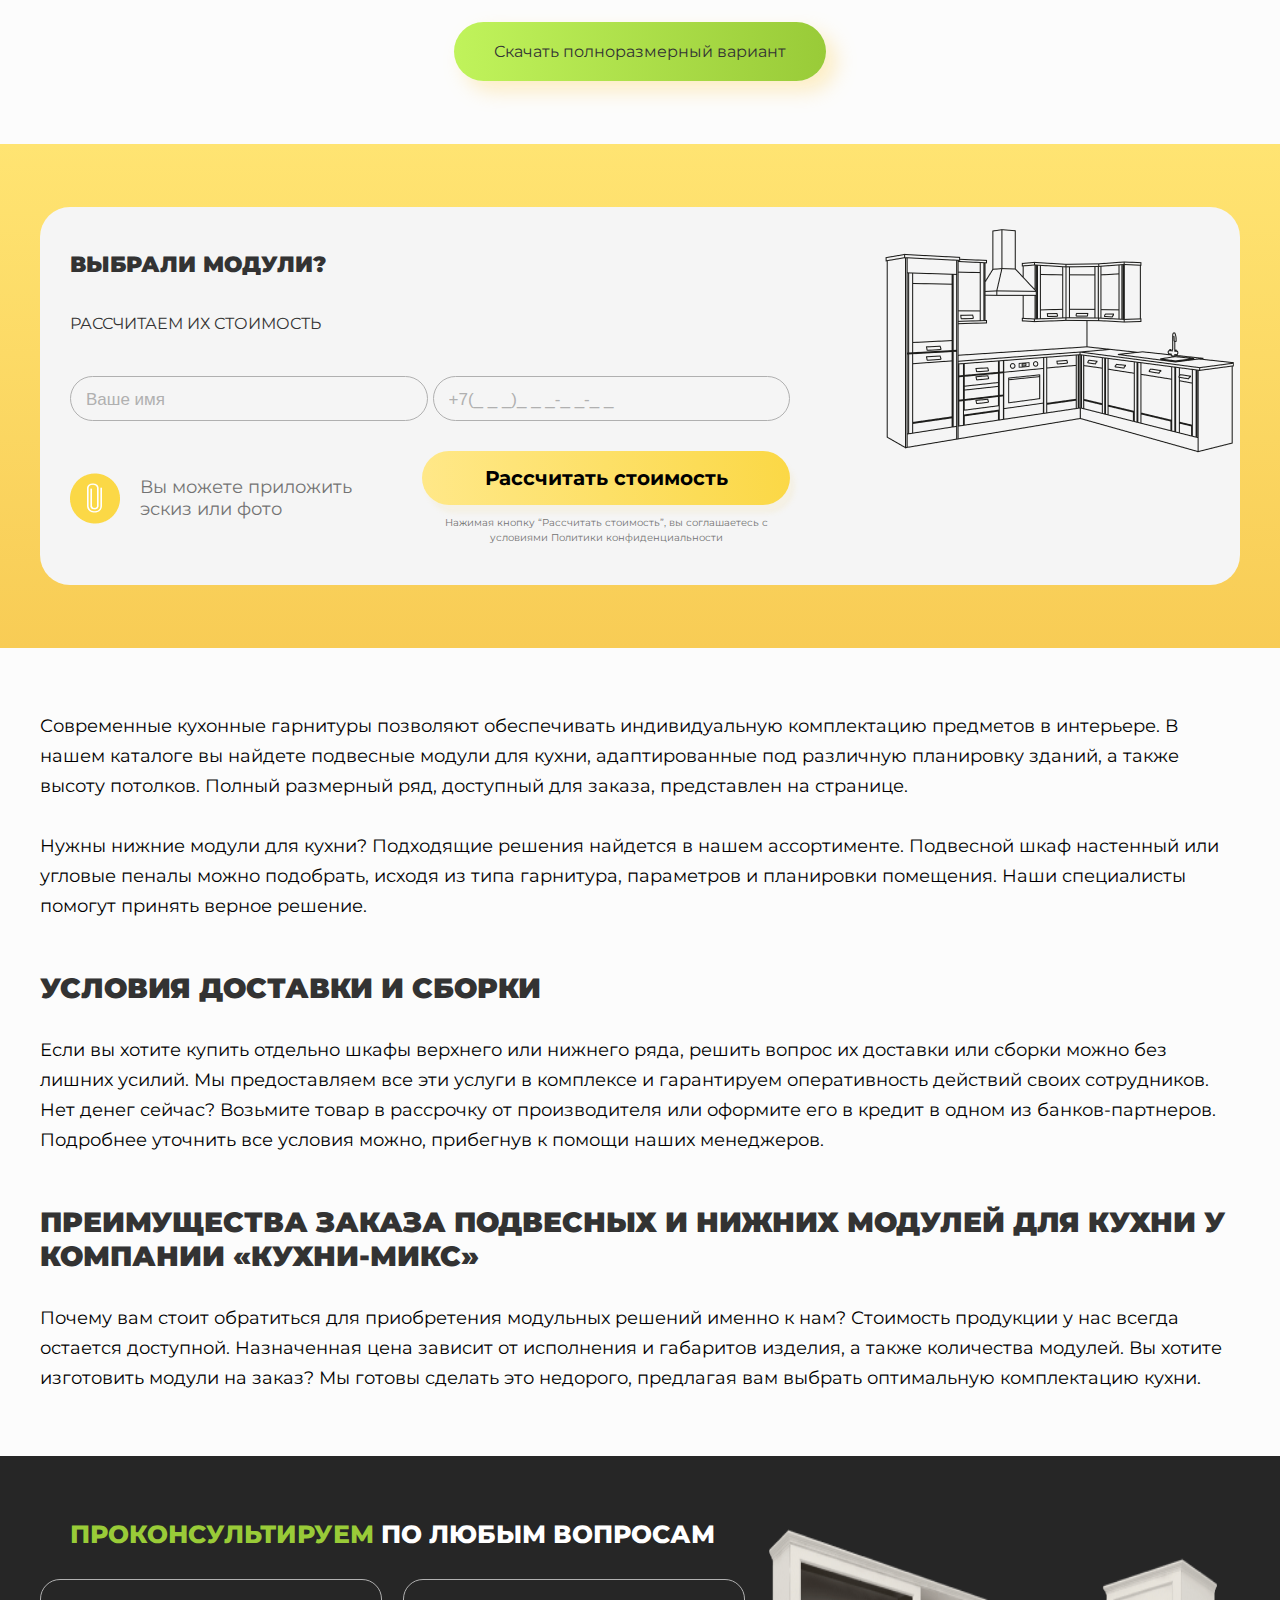
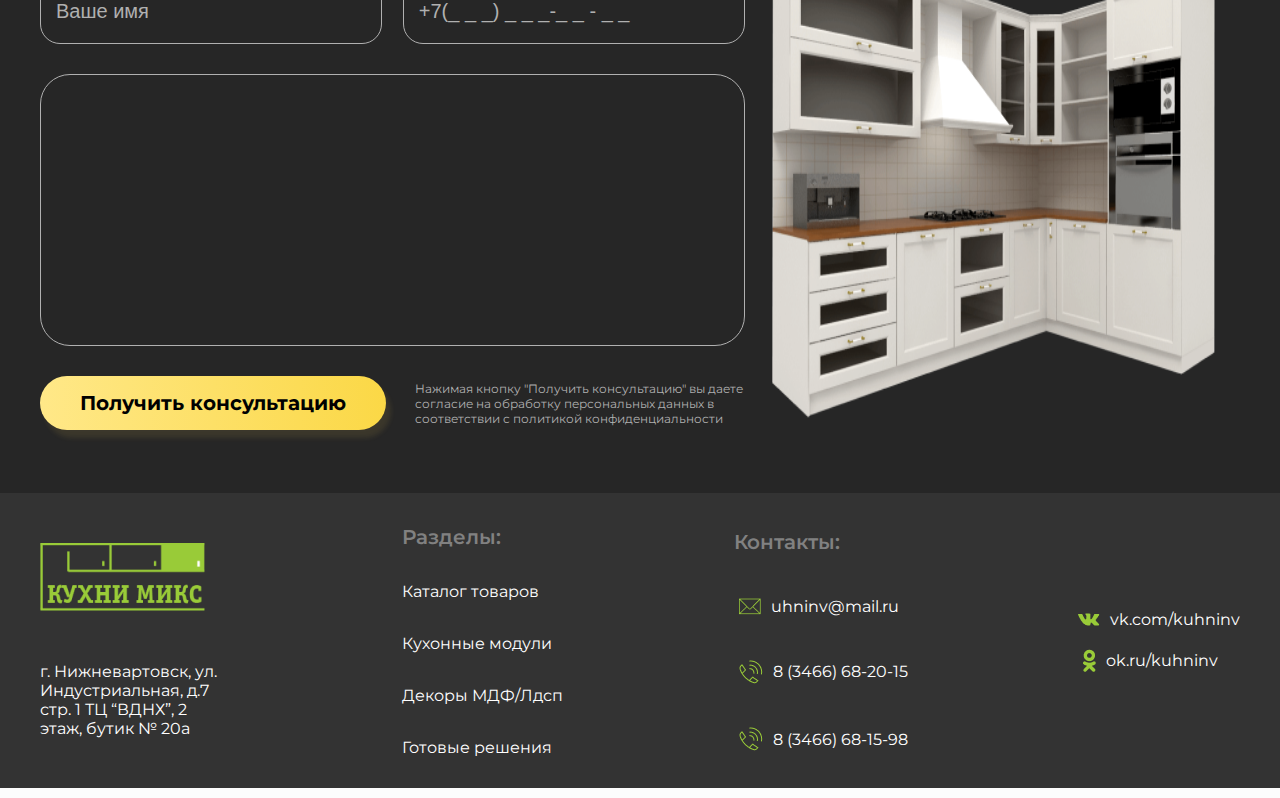
<file: module.html>
<!DOCTYPE html>
<html lang="ru">
<head>
    <meta charset="UTF-8">
    <title>Kuhni</title>
    <link rel="stylesheet" href="style.css">
    <link rel="preconnect" href="https://fonts.gstatic.com">
    <link href="https://fonts.googleapis.com/css2?family=Montserrat:wght@300;400;500;600;700;900&display=swap" rel="stylesheet">
</head>
<body>

    <div class="top_head">
        <p><img src="img/pointer.png" alt="">г. Нижневартовск, ул. Индустриальная, д.7 стр. 1 ТЦ “ВДНХ”, 2 этаж, бутик № 20а</p>
        <a href="tel:+73466681598"><img src="img/phone.png" alt="">+7 (3466) 68-15-98</a>
    </div>
    <header>
        <a href="/"><img src="img/logo.png" alt=""></a>
        <ul>
            <li><a href="/catalog.html">Каталог товаров</a></li>
            <li><a href="/module.html">Кухонные модули</a></li>
            <li><a href="/decor.html">Декоры</a></li>
            <li><a href="/photoprint.html">Фотопечать</a></li>
            <li><a href="/ready.html">Готовые решения</a></li>
            <li><a href="/contacts.html">Контакты</a></li>
        </ul>
        <button class="get_call">Заказать звонок</button>
    </header>

    <section class="module_main">
        <div class="module_main_content">
            <h1>Кухонные модули</h1>
            <p>Хотите заказать кухню по своим размерам? Для этого Вы можете выбрать кухонные модули, их размеры, цвет фасадов и столешницы и мы рассчитаем стоимость вышей кухни.</p>
            <p>Специально для Вашего удобства в этом разделе мы собрали схемы готовых вариантов кухонных модулей для индивидуального подбора размеров кухонь. Данные схемы можно использовать, выбирая модули для любого кухонного гарнитура.</p>
        </div>
        <img src="img/module/main.png" alt="">
    </section>

    <section class="module_second">
        <p>Вы можете подобрать кухонные модули уже по готовым вариантам или выбрать модули по своему усмотрению на Ваш вкус:</p>
        <img src="img/module/modules.png" alt="">
        <button class="more_items">Скачать полноразмерный вариант</button>
    </section>

    <section class="module_offer">
        <div class="offer_block">
            <div class="offer_content">
                <h1>
                    Выбрали модули?
                </h1>
                <p>
                    Рассчитаем их стоимость
                </p>
                <div class="form_group">
                    <input type="text" placeholder="Ваше имя">
                    <input type="number" placeholder="+7(_ _ _)_ _ _-_ _-_ _">
                </div>
                <div class="action_group">
                    <label for="kitchen">
                        <img src="img/clip.png" alt="">
                        <p>Вы можете приложить эскиз или фото</p>
                    </label>
                    <input type="file" id="kitchen" style="display: none">
                    <div class="action_content">
                        <button class="action_btn" style="width: 100%">Рассчитать стоимость</button>
                        <span>
                            Нажимая кнопку “Рассчитать стоимость”, вы соглашаетесь с условиями Политики конфиденциальности
                        </span>
                    </div>
                </div>
            </div>
            <div class="offer_img">
                <img src="img/medium-kitchen.png" alt="">
            </div>

        </div>
    </section>

    <section class="module_desc">
        <p>Современные кухонные гарнитуры позволяют обеспечивать индивидуальную комплектацию предметов в интерьере. В нашем каталоге вы найдете подвесные модули для кухни, адаптированные под различную планировку зданий, а также высоту потолков. Полный размерный ряд, доступный для заказа, представлен на странице. </p>
        <p>Нужны нижние модули для кухни? Подходящие решения найдется в нашем ассортименте. Подвесной шкаф настенный или угловые пеналы можно подобрать, исходя из типа гарнитура, параметров и планировки помещения. Наши специалисты помогут принять верное решение.</p>
        <h1>Условия доставки и сборки</h1>
        <p>Если вы хотите купить отдельно шкафы верхнего или нижнего ряда, решить вопрос их доставки или сборки можно без лишних усилий. Мы предоставляем все эти услуги в комплексе и гарантируем оперативность действий своих сотрудников. Нет денег сейчас? Возьмите товар в рассрочку от производителя или оформите его в кредит в одном из банков-партнеров. Подробнее уточнить все условия можно, прибегнув к помощи наших менеджеров.</p>
        <h1>Преимущества заказа подвесных и нижних модулей для кухни у компании «Кухни-Микс»</h1>
        <p>Почему вам стоит обратиться для приобретения модульных решений именно к нам? Стоимость продукции у нас всегда остается доступной. Назначенная цена зависит от исполнения и габаритов изделия, а также количества модулей. Вы хотите изготовить модули на заказ? Мы готовы сделать это недорого, предлагая вам выбрать оптимальную комплектацию кухни.</p>
    </section>



    <section class="top_footer">
        <div class="top_foot_content">
            <div class="title">
                <h1><span style="color: #99CB38">Проконсультируем</span> по любым вопросам</h1>
            </div>
            <form action="">
                <div class="form_group">
                    <input type="text" placeholder="Ваше имя">
                    <input type="number" placeholder="+7(_ _ _) _ _ _-_ _ - _ _ ">
                </div>
                <textarea name="" id="" cols="30" rows="10"></textarea>
                <div class="action_block">
                    <button class="action_btn">Получить консультацию</button>
                    <p>Нажимая кнопку "Получить консультацию" вы даете согласие на обработку персональных данных в соответствии с политикой конфиденциальности</p>
                </div>
            </form>
        </div>
        <img src="img/top_foot.png" alt="">
    </section>
    <footer>
        <div>
            <img src="img/logo.png" alt="">
            <p>г. Нижневартовск, ул. Индустриальная, д.7 стр. 1 ТЦ “ВДНХ”, 2 этаж, бутик № 20а</p>
        </div>

        <div>
            <h1>Разделы:</h1>
            <a href="/catalog.html">Каталог товаров</a>
            <a href="/module.html">Кухонные модули</a>
            <a href="/decor.html">Декоры МДФ/Лдсп</a>
            <a href="/ready.html">Готовые решения</a>
        </div>

        <div>
            <h1>Контакты:</h1>
            <a href="mailto:uhninv@mail.ru"><img src="img/email.png" alt="">uhninv@mail.ru</a>
            <a href="tel:+83466682015"><img src="img/tel.png" alt="">8 (3466) 68-20-15</a>
            <a href="tel:+83466681598"><img src="img/tel.png" alt="">8 (3466) 68-15-98</a>
        </div>

        <div>
            <a href="vk.com/kuhninv"><img src="img/vk.png" alt="">vk.com/kuhninv</a>
            <a href="ok.ru/kuhninv"><img src="img/ok.png" alt="">ok.ru/kuhninv</a>
        </div>
    </footer>

    <script src="index.js"></script>
</body>
</html>
</file>
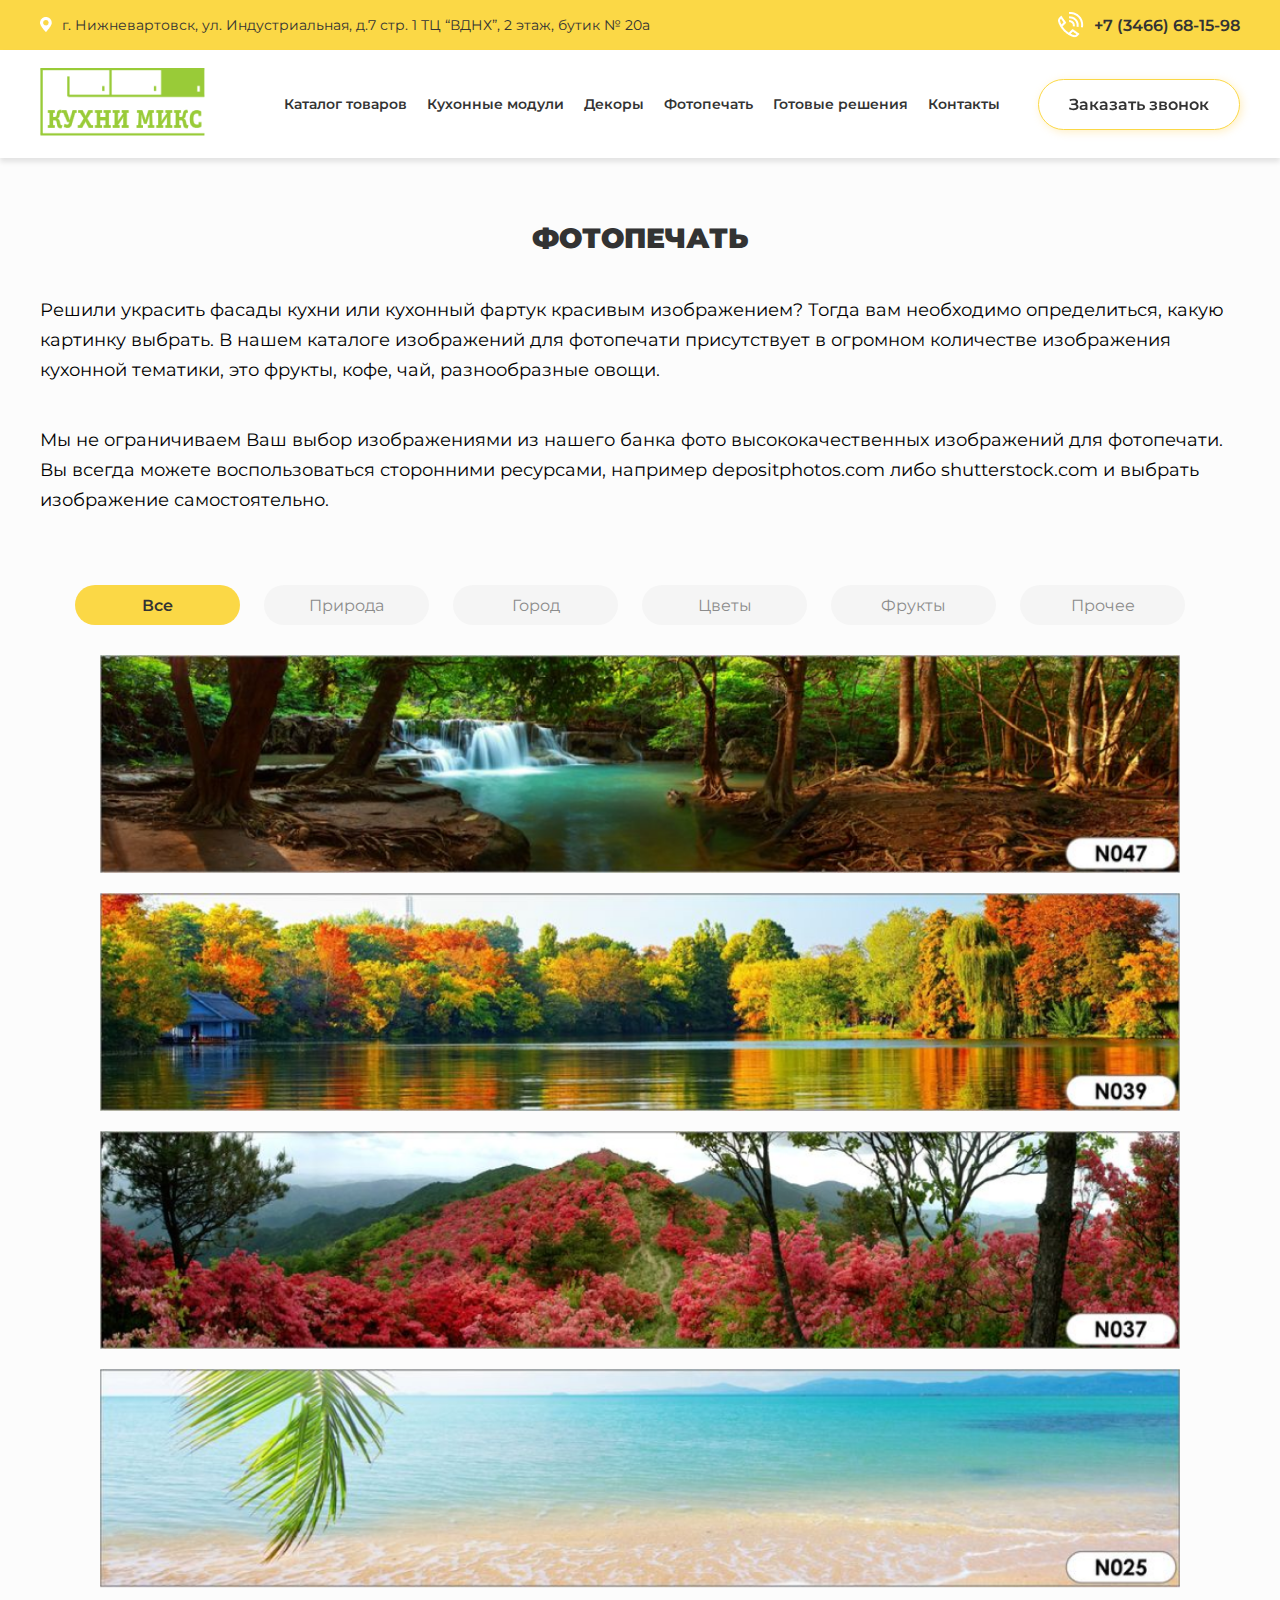
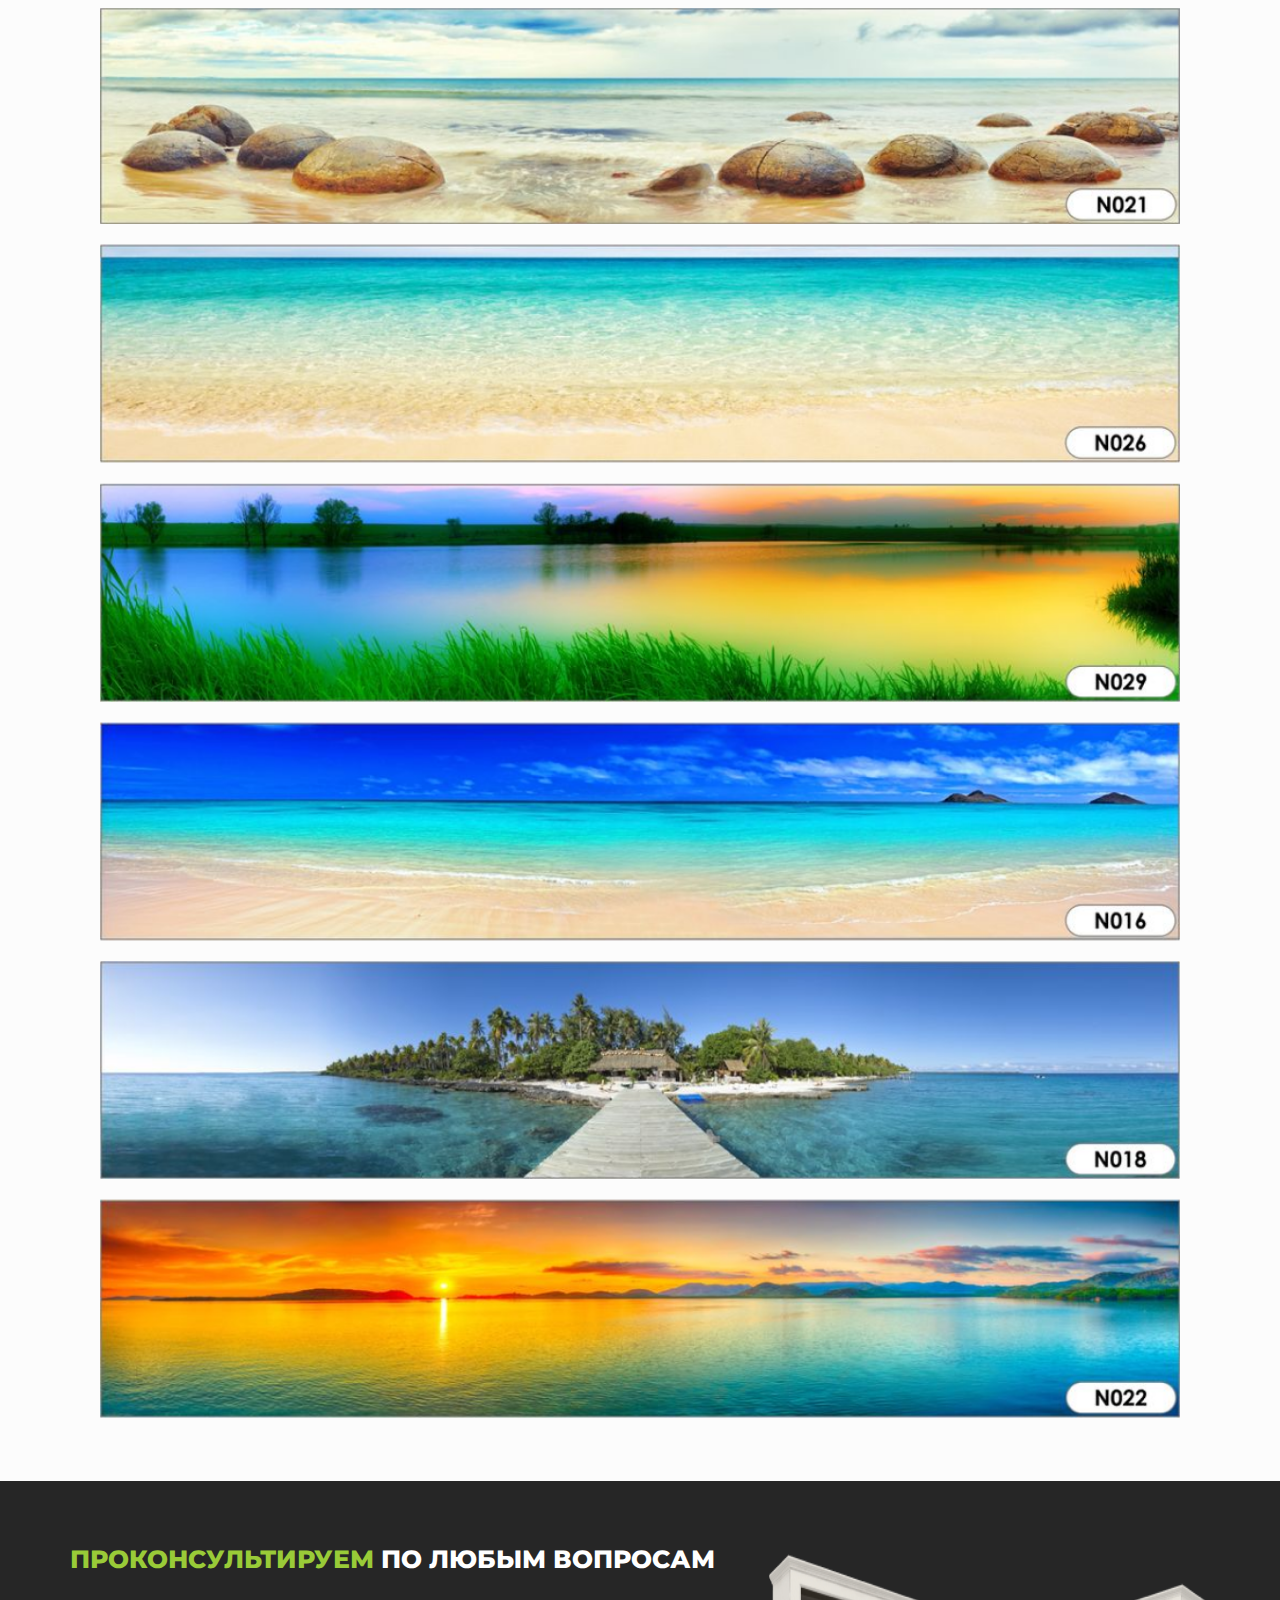
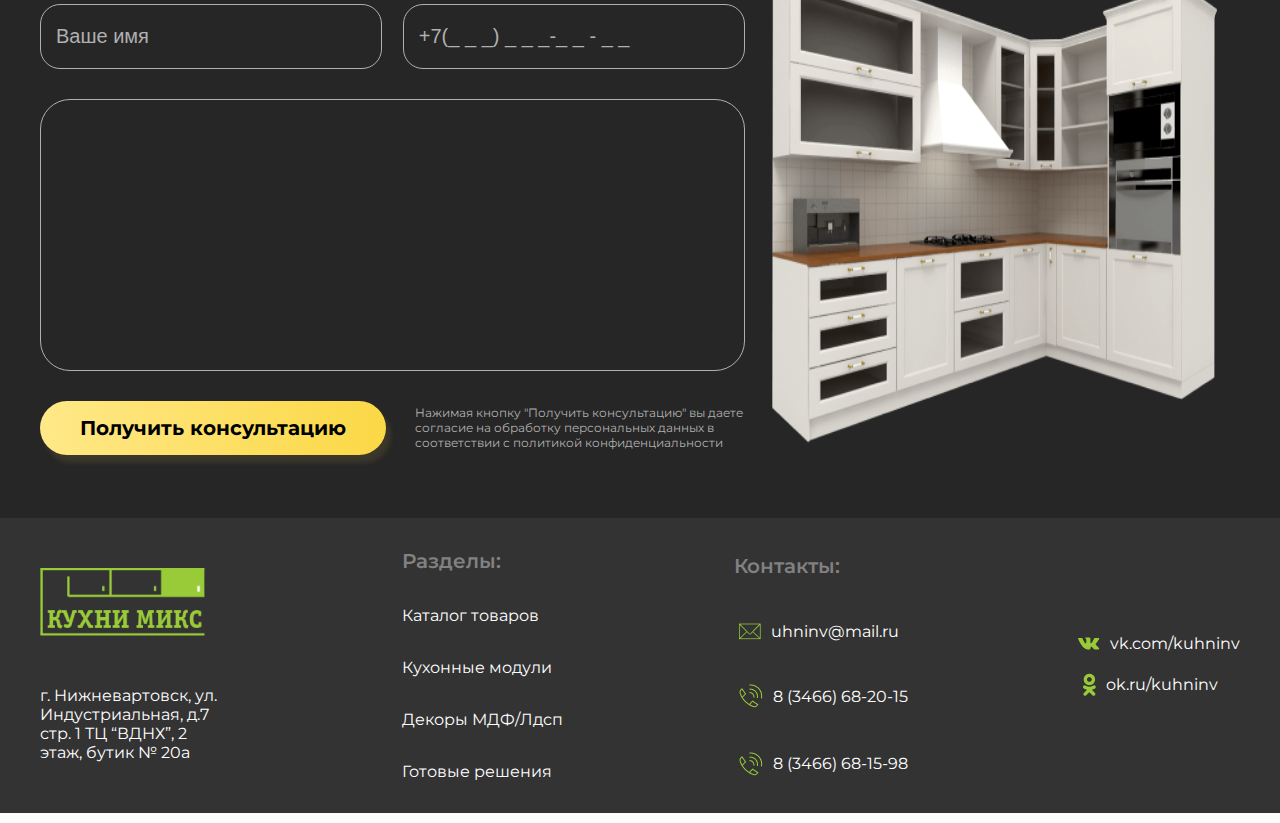
<file: photoprint.html>
<!DOCTYPE html>
<html lang="ru">
<head>
    <meta charset="UTF-8">
    <title>Фотопечать</title>
    <link rel="stylesheet" href="style.css">
    <link rel="preconnect" href="https://fonts.gstatic.com">
    <link href="https://fonts.googleapis.com/css2?family=Montserrat:wght@300;400;500;600;700;900&display=swap" rel="stylesheet">
</head>
<body>

    <div class="top_head">
        <p><img src="img/pointer.png" alt="">г. Нижневартовск, ул. Индустриальная, д.7 стр. 1 ТЦ “ВДНХ”, 2 этаж, бутик № 20а</p>
        <a href="tel:+73466681598"><img src="img/phone.png" alt="">+7 (3466) 68-15-98</a>
    </div>
    <header>
        <a href="/"><img src="img/logo.png" alt=""></a>
        <ul>
            <li><a href="/catalog.html">Каталог товаров</a></li>
            <li><a href="/module.html">Кухонные модули</a></li>
            <li><a href="/decor.html">Декоры</a></li>
            <li><a href="/photoprint.html">Фотопечать</a></li>
            <li><a href="/ready.html">Готовые решения</a></li>
            <li><a href="/contacts.html">Контакты</a></li>
        </ul>
        <button class="get_call">Заказать звонок</button>
    </header>

    <section class="photo_print">
        <div class="title">
            <h1>фотопечать</h1>
        </div>
        <div class="title_description">
            <p>Решили украсить фасады кухни или кухонный фартук красивым изображением? Тогда вам необходимо определиться, какую картинку выбрать. В нашем каталоге изображений для фотопечати присутствует в огромном количестве изображения кухонной тематики, это фрукты, кофе, чай, разнообразные овощи.</p>
            <p>Мы не ограничиваем Ваш выбор изображениями из нашего банка фото высококачественных изображений для фотопечати. Вы всегда можете воспользоваться сторонними ресурсами, например depositphotos.com либо shutterstock.com и выбрать изображение самостоятельно.</p>
        </div>

        <div class="switcher_block">
            <div class="switchers">
                <button class="switcher_button switcher_active">Все</button>
                <button class="switcher_button">Природа</button>
                <button class="switcher_button">Город</button>
                <button class="switcher_button">Цветы</button>
                <button class="switcher_button">Фрукты</button>
                <button class="switcher_button">Прочее</button>
            </div>
        </div>

        <div class="photoprint_content">
            <img src="img/photoprint/1.png" alt="">
            <img src="img/photoprint/2.png" alt="">
            <img src="img/photoprint/3.png" alt="">
            <img src="img/photoprint/4.png" alt="">
            <img src="img/photoprint/5.png" alt="">
            <img src="img/photoprint/6.png" alt="">
            <img src="img/photoprint/7.png" alt="">
            <img src="img/photoprint/8.png" alt="">
            <img src="img/photoprint/9.png" alt="">
            <img src="img/photoprint/10.png" alt="">
        </div>
    </section>








    <section class="top_footer">
        <div class="top_foot_content">
            <div class="title">
                <h1><span style="color: #99CB38">Проконсультируем</span> по любым вопросам</h1>
            </div>
            <form action="">
                <div class="form_group">
                    <input type="text" placeholder="Ваше имя">
                    <input type="number" placeholder="+7(_ _ _) _ _ _-_ _ - _ _ ">
                </div>
                <textarea name="" id="" cols="30" rows="10"></textarea>
                <div class="action_block">
                    <button class="action_btn">Получить консультацию</button>
                    <p>Нажимая кнопку "Получить консультацию" вы даете согласие на обработку персональных данных в соответствии с политикой конфиденциальности</p>
                </div>
            </form>
        </div>
        <img src="img/top_foot.png" alt="">
    </section>
    <footer>
        <div>
            <img src="img/logo.png" alt="">
            <p>г. Нижневартовск, ул. Индустриальная, д.7 стр. 1 ТЦ “ВДНХ”, 2 этаж, бутик № 20а</p>
        </div>

        <div>
            <h1>Разделы:</h1>
            <a href="/catalog.html">Каталог товаров</a>
            <a href="/module.html">Кухонные модули</a>
            <a href="/decor.html">Декоры МДФ/Лдсп</a>
            <a href="/ready.html">Готовые решения</a>
        </div>

        <div>
            <h1>Контакты:</h1>
            <a href="mailto:uhninv@mail.ru"><img src="img/email.png" alt="">uhninv@mail.ru</a>
            <a href="tel:+83466682015"><img src="img/tel.png" alt="">8 (3466) 68-20-15</a>
            <a href="tel:+83466681598"><img src="img/tel.png" alt="">8 (3466) 68-15-98</a>
        </div>

        <div>
            <a href="vk.com/kuhninv"><img src="img/vk.png" alt="">vk.com/kuhninv</a>
            <a href="ok.ru/kuhninv"><img src="img/ok.png" alt="">ok.ru/kuhninv</a>
        </div>
    </footer>


    <script src="index.js"></script>
</body>
</html>
</file>
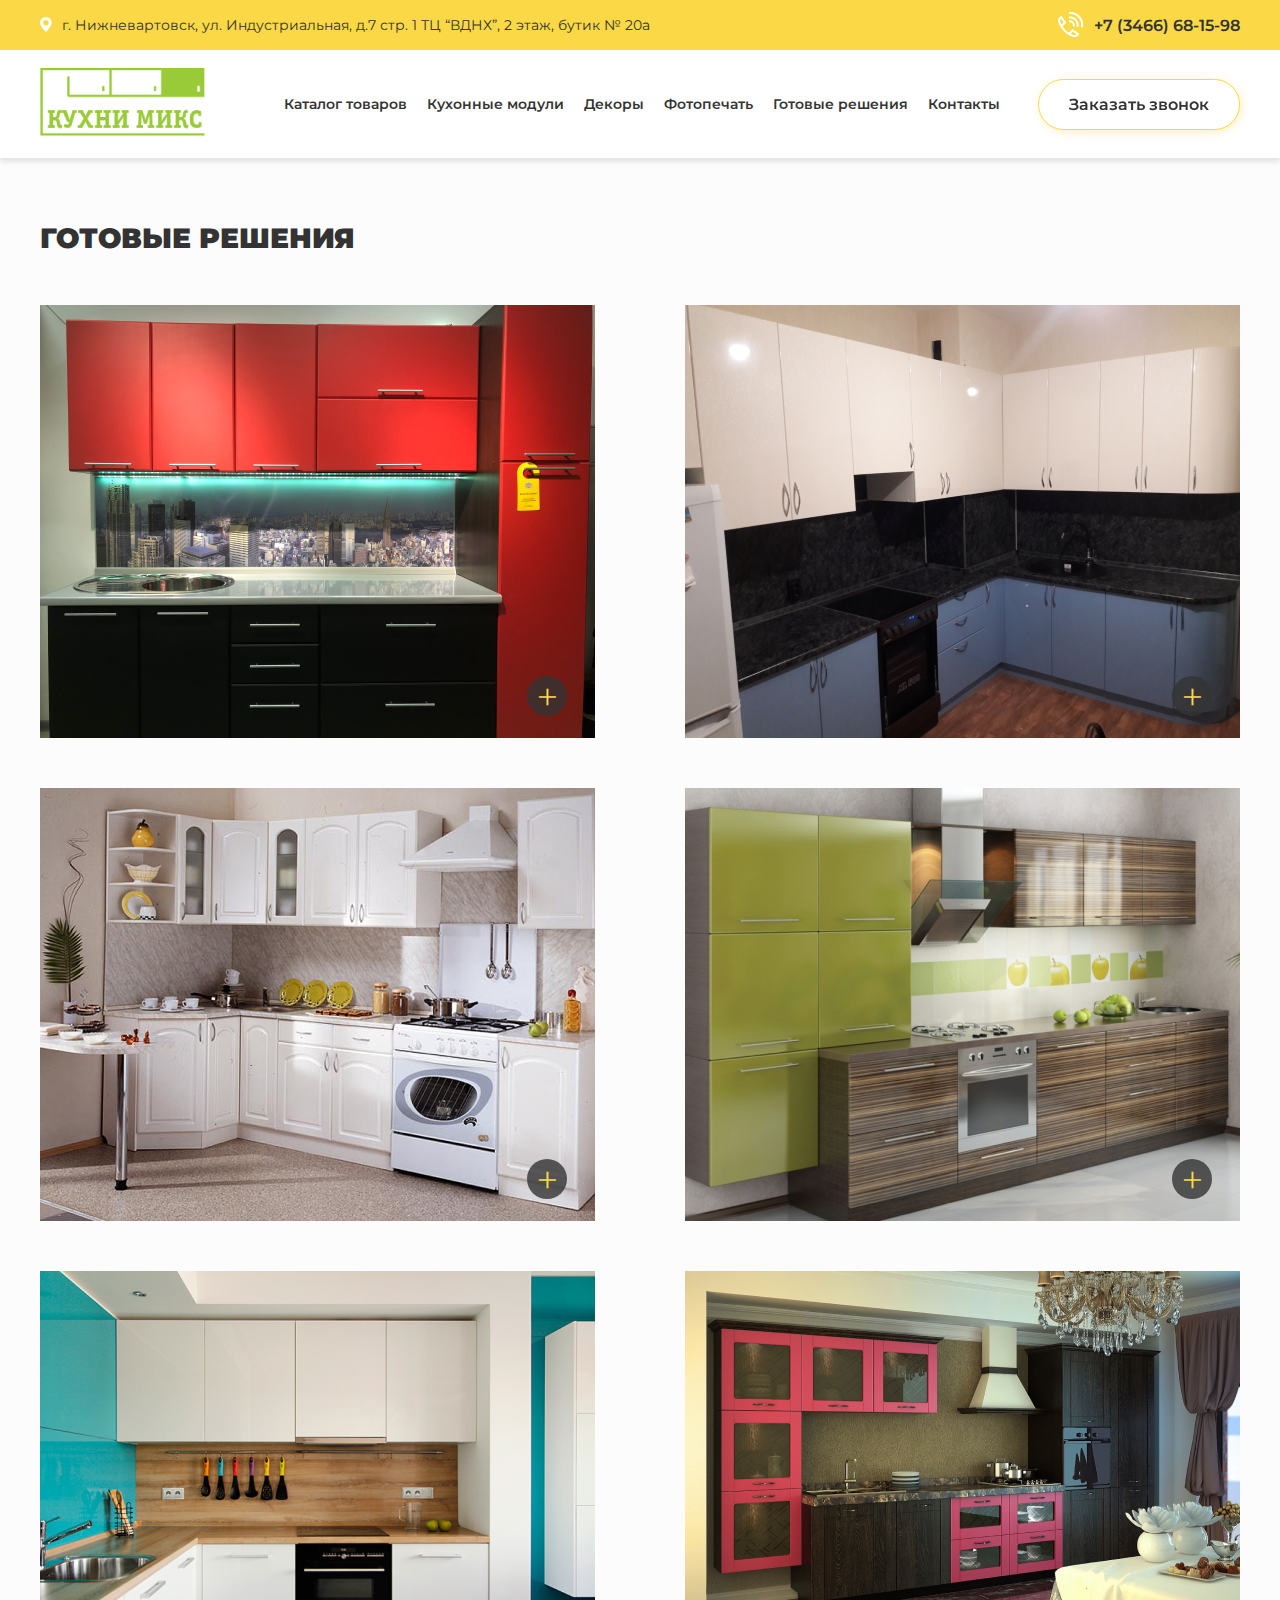
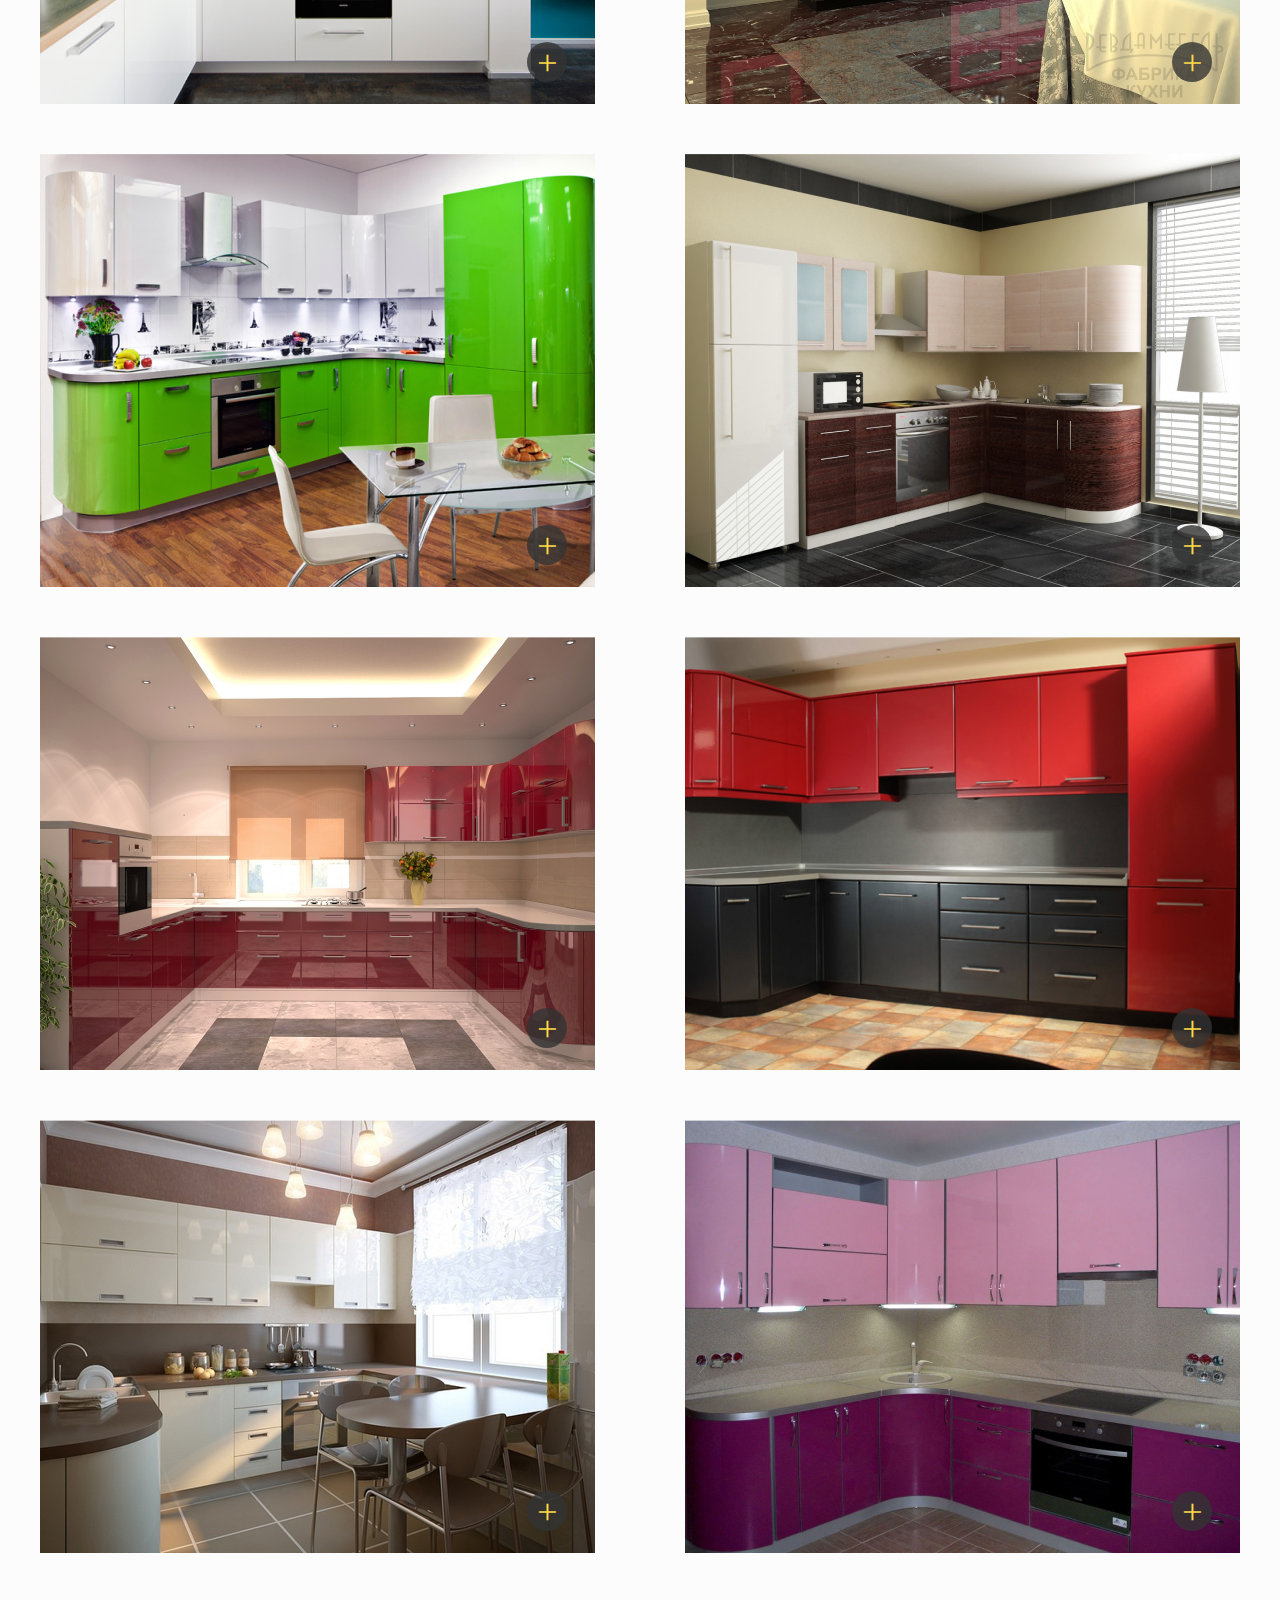
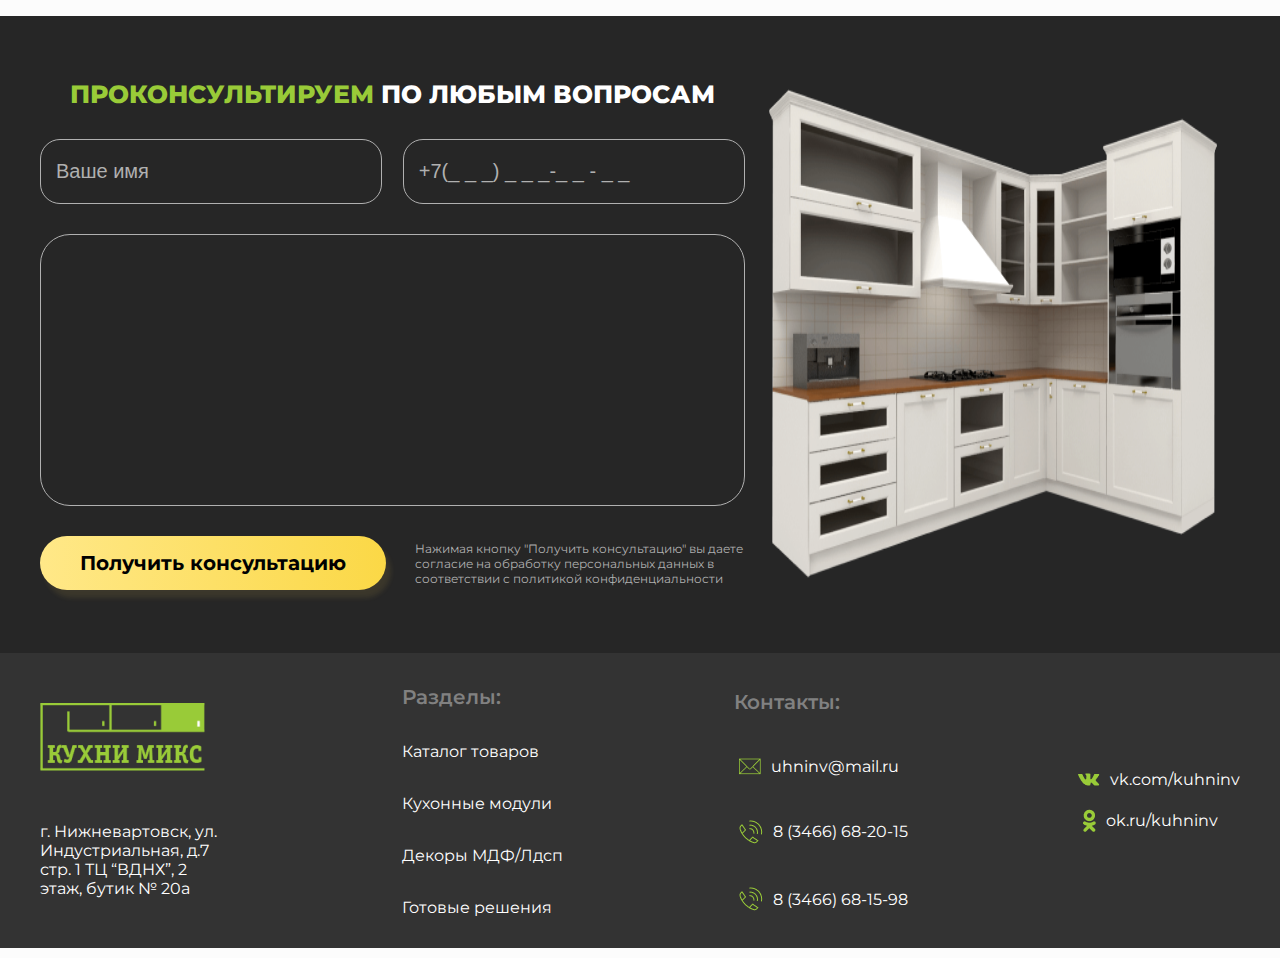
<file: ready.html>
<!DOCTYPE html>
<html lang="ru">
<head>
    <meta charset="UTF-8">
    <title>Готовые решения</title>
    <link rel="stylesheet" href="style.css">
    <link rel="preconnect" href="https://fonts.gstatic.com">
    <link href="https://fonts.googleapis.com/css2?family=Montserrat:wght@300;400;500;600;700;900&display=swap" rel="stylesheet">
</head>
<body>

    <div class="top_head">
        <p><img src="img/pointer.png" alt="">г. Нижневартовск, ул. Индустриальная, д.7 стр. 1 ТЦ “ВДНХ”, 2 этаж, бутик № 20а</p>
        <a href="tel:+73466681598"><img src="img/phone.png" alt="">+7 (3466) 68-15-98</a>
    </div>
    <header>
        <a href="/"><img src="img/logo.png" alt=""></a>
        <ul>
            <li><a href="/catalog.html">Каталог товаров</a></li>
            <li><a href="/module.html">Кухонные модули</a></li>
            <li><a href="/decor.html">Декоры</a></li>
            <li><a href="/photoprint.html">Фотопечать</a></li>
            <li><a href="/ready.html">Готовые решения</a></li>
            <li><a href="/contacts.html">Контакты</a></li>
        </ul>
        <button class="get_call">Заказать звонок</button>
    </header>

    <section class="ready_content">
        <div class="ready_title">
            <h1>Готовые решения</h1>
        </div>

        <div class="ready_cards_block">
            <div class="ready_card">
                <div class="ready_plus">
                    <h3>+</h3>
                </div>
                <img src="img/ready/1.png" alt="">
            </div>
            <div class="ready_card">
                <div class="ready_plus">
                    <h3>+</h3>
                </div>
                <img src="img/ready/2.png" alt="">
            </div>
        </div>
        <div class="ready_cards_block">
            <div class="ready_card">
                <div class="ready_plus">
                    <h3>+</h3>
                </div>
                <img src="img/ready/3.png" alt="">
            </div>
            <div class="ready_card">
                <div class="ready_plus">
                    <h3>+</h3>
                </div>
                <img src="img/ready/4.png" alt="">
            </div>
        </div>
        <div class="ready_cards_block">
            <div class="ready_card">
                <div class="ready_plus">
                    <h3>+</h3>
                </div>
                <img src="img/ready/5.png" alt="">
            </div>
            <div class="ready_card">
                <div class="ready_plus">
                    <h3>+</h3>
                </div>
                <img src="img/ready/6.png" alt="">
            </div>
        </div>
        <div class="ready_cards_block">
            <div class="ready_card">
                <div class="ready_plus">
                    <h3>+</h3>
                </div>
                <img src="img/ready/7.png" alt="">
            </div>
            <div class="ready_card">
                <div class="ready_plus">
                    <h3>+</h3>
                </div>
                <img src="img/ready/8.png" alt="">
            </div>
        </div>
        <div class="ready_cards_block">
            <div class="ready_card">
                <div class="ready_plus">
                    <h3>+</h3>
                </div>
                <img src="img/ready/9.png" alt="">
            </div>
            <div class="ready_card">
                <div class="ready_plus">
                    <h3>+</h3>
                </div>
                <img src="img/ready/10.png" alt="">
            </div>
        </div>
        <div class="ready_cards_block">
            <div class="ready_card">
                <div class="ready_plus">
                    <h3>+</h3>
                </div>
                <img src="img/ready/11.png" alt="">
            </div>
            <div class="ready_card">
                <div class="ready_plus">
                    <h3>+</h3>
                </div>
                <img src="img/ready/12.png" alt="">
            </div>
        </div>

    </section>

    <section class="top_footer">
        <div class="top_foot_content">
            <div class="title">
                <h1><span style="color: #99CB38">Проконсультируем</span> по любым вопросам</h1>
            </div>
            <form action="">
                <div class="form_group">
                    <input type="text" placeholder="Ваше имя">
                    <input type="number" placeholder="+7(_ _ _) _ _ _-_ _ - _ _ ">
                </div>
                <textarea name="" id="" cols="30" rows="10"></textarea>
                <div class="action_block">
                    <button class="action_btn">Получить консультацию</button>
                    <p>Нажимая кнопку "Получить консультацию" вы даете согласие на обработку персональных данных в соответствии с политикой конфиденциальности</p>
                </div>
            </form>
        </div>
        <img src="img/top_foot.png" alt="">
    </section>
    <footer>
        <div>
            <img src="img/logo.png" alt="">
            <p>г. Нижневартовск, ул. Индустриальная, д.7 стр. 1 ТЦ “ВДНХ”, 2 этаж, бутик № 20а</p>
        </div>

        <div>
            <h1>Разделы:</h1>
            <a href="/catalog.html">Каталог товаров</a>
            <a href="/module.html">Кухонные модули</a>
            <a href="/decor.html">Декоры МДФ/Лдсп</a>
            <a href="/ready.html">Готовые решения</a>
        </div>

        <div>
            <h1>Контакты:</h1>
            <a href="mailto:uhninv@mail.ru"><img src="img/email.png" alt="">uhninv@mail.ru</a>
            <a href="tel:+83466682015"><img src="img/tel.png" alt="">8 (3466) 68-20-15</a>
            <a href="tel:+83466681598"><img src="img/tel.png" alt="">8 (3466) 68-15-98</a>
        </div>

        <div>
            <a href="vk.com/kuhninv"><img src="img/vk.png" alt="">vk.com/kuhninv</a>
            <a href="ok.ru/kuhninv"><img src="img/ok.png" alt="">ok.ru/kuhninv</a>
        </div>
    </footer>

</body>
</html>
</file>
<file: style.css>
body {
  margin: 0;
  padding: 0;
  background: #fcfcfc;
  color: #333;
}

html {
  margin: 0;
  padding: 0;
  font-family: "Montserrat", sans-serif;
}

div {
  box-sizing: border-box;
  margin: 0;
  padding: 0;
}

p, h1, h2, h3, h4, h5, span {
  margin: 0;
  cursor: default;
}

a {
  text-decoration: none;
  font-family: "Montserrat", sans-serif;
  color: #333333;
}

button {
  font-family: "Montserrat", sans-serif;
  border-style: none;
  cursor: pointer;
}

button:focus {
  outline: none;
}

input, textarea:focus {
  outline: none;
}

input::-webkit-outer-spin-button,
input::-webkit-inner-spin-button {
  -webkit-appearance: none;
  margin: 0;
}

section {
  padding: 7vh calc(50% - 600px);
}

.title {
  text-transform: uppercase;
  font-weight: 900;
  font-size: 28px;
  text-align: center;
  display: flex;
  align-items: center;
  justify-content: center;
}

.title h1 {
  font-size: 28px;
  font-weight: 900;
}

.title span {
  font-size: 28px;
  font-weight: 900;
}

.container {
  max-width: 90%;
  margin: auto;
}

.top_head {
  display: flex;
  align-items: center;
  justify-content: space-between;
  background: #FBD846;
  height: 50px;
  padding: 0 calc(50% - 600px);
}

.top_head p {
  display: flex;
  align-items: center;
  font-size: 14px;
  font-weight: 400;
}

.top_head p img {
  margin-right: 10px;
}

.top_head a {
  display: flex;
  align-items: center;
  font-size: 16px;
  font-weight: 600;
}

.top_head a img {
  margin-right: 10px;
}

header {
  display: flex;
  align-items: center;
  justify-content: space-between;
  padding: 18px calc(50% - 600px);
  background: #fff;
  box-shadow: 0px 4px 5px rgba(0, 0, 0, 0.1);
}

header ul {
  display: flex;
  align-items: center;
}

header ul li {
  display: block;
  font-size: 14px;
  font-weight: 600;
}

header ul li a:hover {
  color: #99CB38;
  transition: 0.3s;
}

header ul li:not(:first-child) {
  margin-left: 20px;
}

.get_call {
  font-size: 16px;
  color: #333;
  border: 1px solid #FBD846;
  background: #fff;
  border-radius: 30px;
  padding: 15px 30px;
  font-weight: 600;
  filter: drop-shadow(2px 2px 4px rgba(255, 216, 111, 0.4));
  transition: 0.2s;
}

.get_call:hover {
  background: #fff6bd;
}

footer {
  background: #333333;
  height: 245px;
  display: flex;
  justify-content: space-between;
  padding: 25px calc(50% - 600px);
}

footer img {
  width: fit-content;
}

footer div {
  display: flex;
  flex-direction: column;
  justify-content: space-around;
}

footer div:last-child {
  justify-content: center;
}

footer h1 {
  color: #818181;
  font-size: 20px;
  font-weight: 600;
}

footer a {
  color: #fff;
  display: flex;
  align-items: center;
  font-weight: 400;
  font-size: 16px;
  transition: 0.2s;
}

footer a:hover {
  color: #99CB38;
}

footer a img {
  margin-right: 10px;
}

footer a:not(:first-child) {
  margin-top: 20px;
}

footer a:not(:first-child) img {
  margin-left: 5px;
}

footer p {
  color: #fff;
  font-weight: 400;
  font-size: 16px;
  width: 15vw;
}

.top_footer {
  background: #262626;
  display: flex;
  justify-content: space-between;
}

.top_footer .form_group {
  display: flex;
  justify-content: space-between;
}

.top_footer .form_group input {
  display: block;
  width: 44%;
  background: transparent;
  border: 1px solid #B0B0B0;
  border-radius: 20px;
  color: #B0B0B0;
  padding: 20px 15px;
  font-size: 20px;
}

.top_footer .form_group input::placeholder {
  color: #B0B0B0;
  font-weight: 400;
  font-size: 20px;
}

.top_footer p {
  font-size: 12px;
  line-height: 15px;
  color: #B0B0B0;
  width: 330px;
}

.top_foot_content {
  width: 100%;
}

.top_foot_content form, .top_foot_content form textarea, .top_foot_content .action_block {
  margin-top: 30px;
}

.top_footer .action_btn {
  padding: 15px 40px;
}

.top_footer .action_block {
  justify-content: space-between;
}

.top_footer textarea {
  display: block;
  width: 100%;
  background: transparent;
  border: 1px solid #B0B0B0;
  border-radius: 30px;
  color: #B0B0B0;
  box-sizing: border-box;
  padding: 20px;
  resize: none;
  font-size: 20px;
}

.top_footer .title h1 {
  color: #fff;
  font-weight: 800;
  font-size: 25px;
}

.top_footer .title span {
  font-weight: 800;
  font-size: 25px;
}

.main {
  background-image: url("img/mainbg.png");
  background-repeat: no-repeat;
  background-position: right;
  background-size: 80vh 100%;
}

.block_content {
  width: 35vw;
  padding: 5vh 0;
}

.main h1 {
  font-size: 35px;
  font-weight: 900;
  color: #333;
}

.main p {
  line-height: 22px;
  color: #333;
  font-weight: 400;
  font-size: 18px;
  margin-top: 2vh;
}

.description_block {
  display: flex;
  align-items: center;
  margin-top: 7vh;
}

.description_item {
  display: flex;
  align-items: center;
}

.description_item:not(:first-child) {
  margin-left: 30px;
}

.description_item p {
  margin-top: 0;
  margin-left: 10px;
  font-size: 16px;
  font-weight: 500;
}

.action_block {
  display: flex;
  align-items: center;
}

.offer {
  display: flex;
  flex-direction: column;
  align-items: center;
  text-align: center;
}

.offer p {
  font-weight: 500;
  font-size: 16px;
}

.action_btn {
  background: linear-gradient(269.89deg, #FBD846 0.07%, #FFE888 99.89%);
  box-shadow: 5px 8px 5px rgba(248, 204, 85, 0.1);
  border-radius: 30px;
  padding: 15px 60px;
  font-size: 20px;
  font-weight: 700;
  white-space: nowrap;
}

.construct {
  background-image: url("img/render.png");
  background-size: cover;
  background-repeat: no-repeat;
  height: 1000px;
}

.popular {
  background: linear-gradient(90deg, #FFE472 0%, #F8CC55 100%, #FBD846 100%);
  text-align: center;
}

.card_block {
  display: flex;
  align-items: center;
  justify-content: space-between;
}

.card_block:not(:first-child) {
  margin-top: 50px;
}

.card {
  display: flex;
  flex-direction: column;
  border: 2px solid transparent;
  width: 360px;
  height: 420px;
  background: #fff;
  cursor: pointer;
  overflow: hidden;
  text-align: start;
  transition: 0.2s;
  box-shadow: 5px 5px 10px rgba(51, 51, 51, 0.05);
}

.card:hover {
  border: 2px solid #99CB38;
}

.card:hover .plus {
  color: #fff;
  background: #99CB38;
}

.card:hover .card_title {
  color: #99CB38;
}

.card_content {
  padding: 25px;
  position: relative;
}

.card_title {
  font-weight: 600;
  font-size: 16px;
  line-height: 20px;
}

.old_price {
  margin-top: 22px;
  color: #B2B2B2;
  font-weight: 600;
  font-size: 16px;
  text-decoration-line: line-through;
}

.new_price {
  font-weight: 600;
  font-size: 25px;
  color: #99CB38;
  margin-top: 5px;
}

.plus {
  position: absolute;
  width: 40px;
  height: 40px;
  display: flex;
  justify-content: center;
  text-align: center;
  font-weight: 300;
  font-size: 30px;
  right: 5%;
  bottom: 15%;
  border-radius: 100px;
  color: #99CB38;
  background: #F4F4F4;
  transition: 0.2s;
}

.more_items {
  background: linear-gradient(269.89deg, #99CB38 0.07%, #C0F35B 99.89%);
  box-shadow: 10px 10px 20px rgba(255, 216, 111, 0.4);
  margin-top: 50px;
  border-radius: 30px;
  padding: 20px 65px;
  color: #333;
  font-size: 20px;
  font-weight: 700;
}

.subtitle {
  text-align: center;
  line-height: 30px;
  font-weight: 300;
  font-size: 20px;
  margin-top: 25px;
}

.switcher_block {
  display: flex;
  justify-content: space-between;
  margin-top: 60px;
}

.switcher_block p {
  white-space: nowrap;
  padding-top: 15px;
  color: #818181;
  font-weight: 600;
  font-size: 18px;
  line-height: 30px;
}

.switchers {
  margin-left: 25px;
}

.switcher_button {
  color: #8C8C8C;
  font-weight: 400;
  font-size: 16px;
  background: #F5F5F5;
  border-radius: 30px;
  width: 165px;
  height: 40px;
  margin: 10px;
  transition: 0.1s;
}

.switcher_button:hover {
  background: #e3e3e3;
}

.switcher_active {
  color: #333;
  background: #FBD846;
  font-weight: 600;
}

.card_kitchen_style {
  position: relative;
  overflow: hidden;
  cursor: pointer;
  width: 360px;
  height: 260px;
  transition: 0.3s;
}

.card_kitchen_style:hover {
  box-shadow: 0px 4px 5px rgba(0, 0, 0, 0.3);
}

.scale_img {
  position: absolute;
  right: 10px;
  bottom: 15px;
}

.offer_block {
  background: #F5F5F5;
  display: flex;
  border-radius: 30px;
  margin-top: 60px;
  justify-content: space-between;
}

.offer_content {
  padding: 40px 30px;
  width: 65%;
}

.offer_content h1 {
  color: #333333;
  font-weight: 900;
  font-size: 22px;
  line-height: 35px;
  text-transform: uppercase;
}

.offer_content p {
  color: #333333;
  font-weight: 400;
  font-size: 16px;
  line-height: 24px;
  text-transform: uppercase;
  margin-top: 30px;
}

.offer_block .form_group {
  display: flex;
  align-items: center;
  margin-top: 40px;
  justify-content: space-between;
}

.offer_block .form_group input {
  border: 1px solid #B0B0B0;
  border-radius: 30px;
  padding: 10px 15px;
  font-size: 20px;
  color: #B0B0B0;
  font-weight: 300;
  width: 100%;
  background: transparent;
}

.offer_block .form_group input:not(:first-child) {
  margin-left: 5px;
}

.offer_block .form_group input::placeholder {
  font-weight: 400;
  color: #B0B0B0;
  font-size: 17px;
}

.action_group {
  display: flex;
  align-items: center;
  margin-top: 30px;
  justify-content: space-between;
}

.action_group label {
  cursor: pointer;
  display: flex;
  align-items: center;
}

.action_group label p {
  color: #737373;
  font-size: 18px;
  line-height: 22px;
  margin: 0;
  margin-left: 20px;
  text-transform: unset;
}

.action_content {
  display: flex;
  flex-direction: column;
  align-items: center;
  margin-left: 70px;
}

.action_content span {
  text-align: center;
  color: #737373;
  margin-top: 10px;
  font-size: 10px;
  line-height: 15px;
  font-weight: 400;
}

.quiz {
  background: linear-gradient(90deg, #FFE472 0%, #F8CC55 100%, #FBD846 100%);
}

.quiz_title_block {
  background: #fff;
  padding: 25px 40px;
}

.gift_title {
  display: flex;
  align-items: center;
  justify-content: center;
  margin-top: 40px;
}

.gift_title p {
  margin-top: 5px;
  margin-left: 10px;
  font-size: 20px;
  font-weight: 300;
  line-height: 30px;
}

.quiz_subtitle_block {
  width: max-content;
  margin: 0 auto;
  background: #fff;
  padding: 20px;
  text-transform: uppercase;
  margin-top: 35px;
}

.quiz_subtitle_block h1 {
  font-weight: 900;
  font-size: 28px;
}

.quiz_card_block {
  margin-top: 35px;
  display: flex;
  justify-content: space-between;
  flex-wrap: wrap;
}

.quiz_card {
  display: flex;
  width: 260px;
  height: 280px;
  flex-direction: column;
  justify-content: space-between;
  padding: 20px;
  align-items: center;
  text-align: center;
  background: #FFFFFF;
  box-shadow: 4px 4px 10px rgba(0, 0, 0, 0.1);
  border-radius: 10px;
}

.quiz_card h1 {
  font-weight: 600;
  font-size: 20px;
  line-height: 24px;
  text-align: center;
  text-transform: uppercase;
}

.quiz_card p {
  font-size: 14px;
  line-height: 17px;
  font-weight: 400;
  text-align: center;
  text-transform: uppercase;
}

.furniture_card {
  display: flex;
  flex-direction: column;
  justify-content: space-between;
  background: #fff;
  box-shadow: 5px 5px 10px rgba(0, 0, 0, 0.1);
  width: 360px;
  padding: 25px 20px;
  height: 440px;
  transition: 0.2s;
  border: 2px solid #fff;
}

.furniture_card:hover {
  border: 2px solid #FBD846;
}

.furniture_card h1 {
  font-weight: 700;
  font-size: 20px;
  cursor: default;
}

.furniture_card p {
  font-weight: 400;
  font-size: 12px;
  line-height: 17px;
  margin-top: 10px;
}

.furniture_card .action_btn {
  font-size: 16px;
  padding: 10px 60px;
  transition: 0.2s;
  border: 1px solid transparent;
}

.furniture_card .action_btn:hover {
  cursor: pointer;
  border: 1px solid #FBD846;
  background: #fff;
}

.furniture_card p img {
  margin: 0px 0px 0 20px;
}

.bottom_desc {
  display: flex;
  align-items: center;
  justify-content: space-between;
}

.bot_desc_content {
  padding-right: 30px;
}

.bottom_desc_rev {
  display: flex;
  align-items: center;
  justify-content: space-between;
  flex-direction: row-reverse;
  text-align: end;
}

.bottom_desc_rev h1 {
  text-transform: uppercase;
  font-weight: 900;
  font-size: 28px;
  line-height: 30px;
}

.bottom_desc_rev p {
  font-size: 18px;
  line-height: 30px;
  font-weight: 400;
  text-align: justify;
  margin-top: 25px;
}

.bottom_desc_rev .bot_desc_content {
  padding: 0;
  padding-left: 30px;
}

.bottom_desc h1 {
  text-transform: uppercase;
  font-weight: 900;
  font-size: 28px;
  line-height: 30px;
}

.bottom_desc p {
  font-size: 18px;
  line-height: 30px;
  font-weight: 400;
  text-align: justify;
  margin-top: 25px;
}

.prod {
  background: url("img/prod_bg.png");
  background-size: cover;
  background-repeat: no-repeat;
}

.prod .title {
  display: block;
  background: #FBD846;
  width: max-content;
  margin: 0 auto;
  margin: 0 auto;
  padding: 20px 25px;
}

.prod .title h1 {
  color: #000000;
  font-weight: 900;
  font-size: 28px;
  line-height: 30px;
  text-align: center;
  text-transform: uppercase;
}

.prod_card {
  position: relative;
  width: 360px;
  height: 320px;
}

.prod_card h3 {
  position: absolute;
  font-weight: 600;
  font-size: 18px;
  text-align: center;
  width: 100%;
  text-transform: uppercase;
  bottom: 40px;
  color: #fff;
}

.portfolio {
  background: #FBD846;
}

.module_main {
  display: flex;
  justify-content: space-between;
}

.module_main h1 {
  font-weight: 900;
  font-size: 28px;
  line-height: 34px;
  text-transform: uppercase;
}

.module_main p {
  font-weight: 500;
  color: #000;
  font-size: 18px;
  line-height: 30px;
}

.module_main p:not(:first-child) {
  margin-top: 30px;
}

.module_second {
  display: flex;
  flex-direction: column;
  align-items: center;
  text-align: center;
}

.module_second p {
  font-size: 18px;
  line-height: 30px;
  color: #000;
}

.module_second img {
  margin-top: 40px;
}

.module_second .more_items {
  font-weight: 400;
  padding: 20px 40px;
  font-size: 16px;
}

.module_offer {
  background: linear-gradient(180deg, #FFE472 0%, #F8CC55 100%, #FBD846 100%);
}

.module_offer .offer_block {
  margin: 0;
}

.module_desc h1 {
  font-weight: 900;
  margin-top: 50px;
  font-size: 28px;
  line-height: 34px;
  text-transform: uppercase;
}

.module_desc p {
  font-size: 18px;
  line-height: 30px;
  font-weight: 400;
  color: #000;
}

.module_desc p:not(:first-child) {
  margin-top: 30px;
}

.catalog_top_head {
  display: flex;
  align-items: center;
  justify-content: space-between;
}

.catalog_top_head select {
  font-family: "Montserrat", sans-serif;
  border-radius: 100px;
  background: #F0F0F0;
  border: none;
  font-size: 16px;
  font-weight: 500;
  padding: 10px;
  cursor: pointer;
}

.catalog_top_head select:focus {
  outline: none;
}

.catalog_title h1 {
  font-weight: 900;
  font-size: 28px;
  line-height: 34px;
  text-transform: uppercase;
}

.catalog_title p {
  font-size: 16px;
  font-weight: 400;
  margin-top: 25px;
  line-height: 20px;
  color: #000;
}

.catalog_content .load_more {
  display: flex;
  align-items: center;
  justify-content: center;
  margin-top: 60px;
}

.catalog_content .load_more .action_btn {
  font-size: 20px;
}

.contacts_top_head {
  display: flex;
  justify-content: space-between;
  align-items: center;
}

.contacts_title h1 {
  font-weight: 900;
  font-size: 28px;
  line-height: 34px;
  text-transform: uppercase;
}

.contacts_title {
  width: 30vw;
}

.contacts_title ul {
  list-style-type: none;
  margin: 0;
  padding: 0;
}

.contacts_title ul li {
  margin-top: 30px;
}

.contacts_title ul li:nth-child(3), .contacts_title ul li:nth-child(4) {
  margin-left: 40px;
}

.contacts_title ul li p {
  font-weight: 600;
  font-size: 16px;
}

.contacts_title ul li p span {
  font-weight: 400;
}

.contacts_title ul li a {
  display: flex;
  align-items: center;
  transition: 0.2s;
}

.contacts_title ul li a:hover {
  color: #99CB38;
}

.contacts_title ul li a img, .contacts_title ul li p img {
  margin-right: 10px;
}

.contacts_content p {
  color: #000;
  font-weight: 400;
  font-size: 16px;
  line-height: 30px;
  cursor: default;
}

.contacts_content p:not(:first-child) {
  margin-top: 40px;
}

.ready_title h1 {
  font-weight: 900;
  font-size: 28px;
  line-height: 34px;
  text-transform: uppercase;
}

.ready_cards_block {
  margin-top: 50px;
  display: flex;
  justify-content: space-between;
  align-items: center;
  flex-wrap: wrap;
}

.ready_card {
  width: 555px;
  height: 433px;
  position: relative;
  overflow: hidden;
}

.ready_plus {
  color: #FBD846;
  border-radius: 100px;
  display: flex;
  align-items: center;
  justify-content: center;
  position: absolute;
  width: 40px;
  height: 40px;
  text-align: center;
  background: rgba(51, 51, 51, 0.8);
  overflow: hidden;
  right: 5%;
  bottom: 5%;
}

.ready_plus h3 {
  font-size: 40px;
  font-weight: 300;
}

.title_description {
  margin-top: 40px;
}

.title_description p {
  font-weight: 400;
  font-size: 18px;
  line-height: 30px;
  color: #000;
}

.title_description p:not(:first-child) {
  margin-top: 40px;
}

.photoprint_content {
  display: flex;
  flex-direction: column;
  align-items: center;
}

.photoprint_content img {
  margin-top: 20px;
  width: 90%;
}

.decor_switchers {
  display: flex;
  margin-top: 60px;
  justify-content: space-between;
  background: #F4F4F4;
  border: 1px solid #99CB38;
  padding: 7px;
  border-radius: 30px;
}

.decor_switch {
  font-weight: 600;
  font-size: 16px;
  color: #9B9B9B;
  background: transparent;
  text-transform: uppercase;
  cursor: pointer;
  padding: 5px 15px;
  border-radius: 30px;
  transition: 0.2s;
}

.decor_switch:hover {
  background: #ddff7e;
}

.decor_switch_active {
  background: #99CB38;
  border-radius: 30px;
  color: #fff;
}

.decor_content {
  margin-top: 50px;
}

.decor_content .switcher_block {
  justify-content: flex-start;
}

.decor_content .switcher_button {
  white-space: nowrap;
  width: auto;
  padding: 10px 53px;
}

.decor_content p {
  color: #000;
  font-weight: 400;
  font-size: 18px;
  line-height: 30px;
}

.decor_content .tab {
  display: none;
}

.decor_content .tab.is_active {
  display: block;
}

.decor_content .tab p:not(:first-child) {
  margin-top: 40px;
}

.handle {
  margin-top: 80px;
}

.handle h1 {
  color: #333;
  font-weight: 900;
  font-size: 28px;
  line-height: 34px;
  text-transform: uppercase;
}

.handle_block {
  margin-top: 40px;
  display: flex;
  justify-content: space-between;
  flex-wrap: wrap;
}

.palette {
  display: flex;
  flex-direction: column;
  text-align: start;
  margin-top: 70px;
}

.palette h1 {
  font-weight: 900;
  font-size: 28px;
  line-height: 34px;
  text-transform: uppercase;
}

.palette img {
  margin: 0 auto;
  margin-top: 50px;
}

.spoilers {
  margin-top: 80px;
}

.collapse_content {
  max-height: 0;
  overflow: hidden;
  transition: max-height 0.2s ease-out;
}

.collapse {
  width: 100%;
  color: #fff;
  background: #262626;
  padding: 35px 25px;
  text-align: start;
  font-weight: 600;
  font-size: 20px;
  line-height: 29px;
  text-transform: uppercase;
}

.collapse:not(:first-child) {
  margin-top: 5px;
}

.ldsp_content {
  text-align: center;
}

.ldsp_content h1 {
  font-weight: 800;
  padding: 40px 0;
  font-size: 24px;
  line-height: 29px;
  text-align: center;
  text-transform: uppercase;
  color: #FBD846;
}

.ldsp_content_block {
  display: flex;
  align-items: center;
  justify-content: space-between;
}

.ldsp_card {
  cursor: pointer;
  position: relative;
}

.ldsp_card .ldsp_zoom {
  position: absolute;
  right: 5%;
  bottom: 22%;
}

.ldsp_card p {
  margin-top: 3px;
}

.mdf_desc {
  margin-top: 100px;
}

.mdf_desc h1 {
  font-weight: 900;
  font-size: 28px;
  line-height: 34px;
  text-transform: uppercase;
}

/*# sourceMappingURL=style.css.map */
</file>
